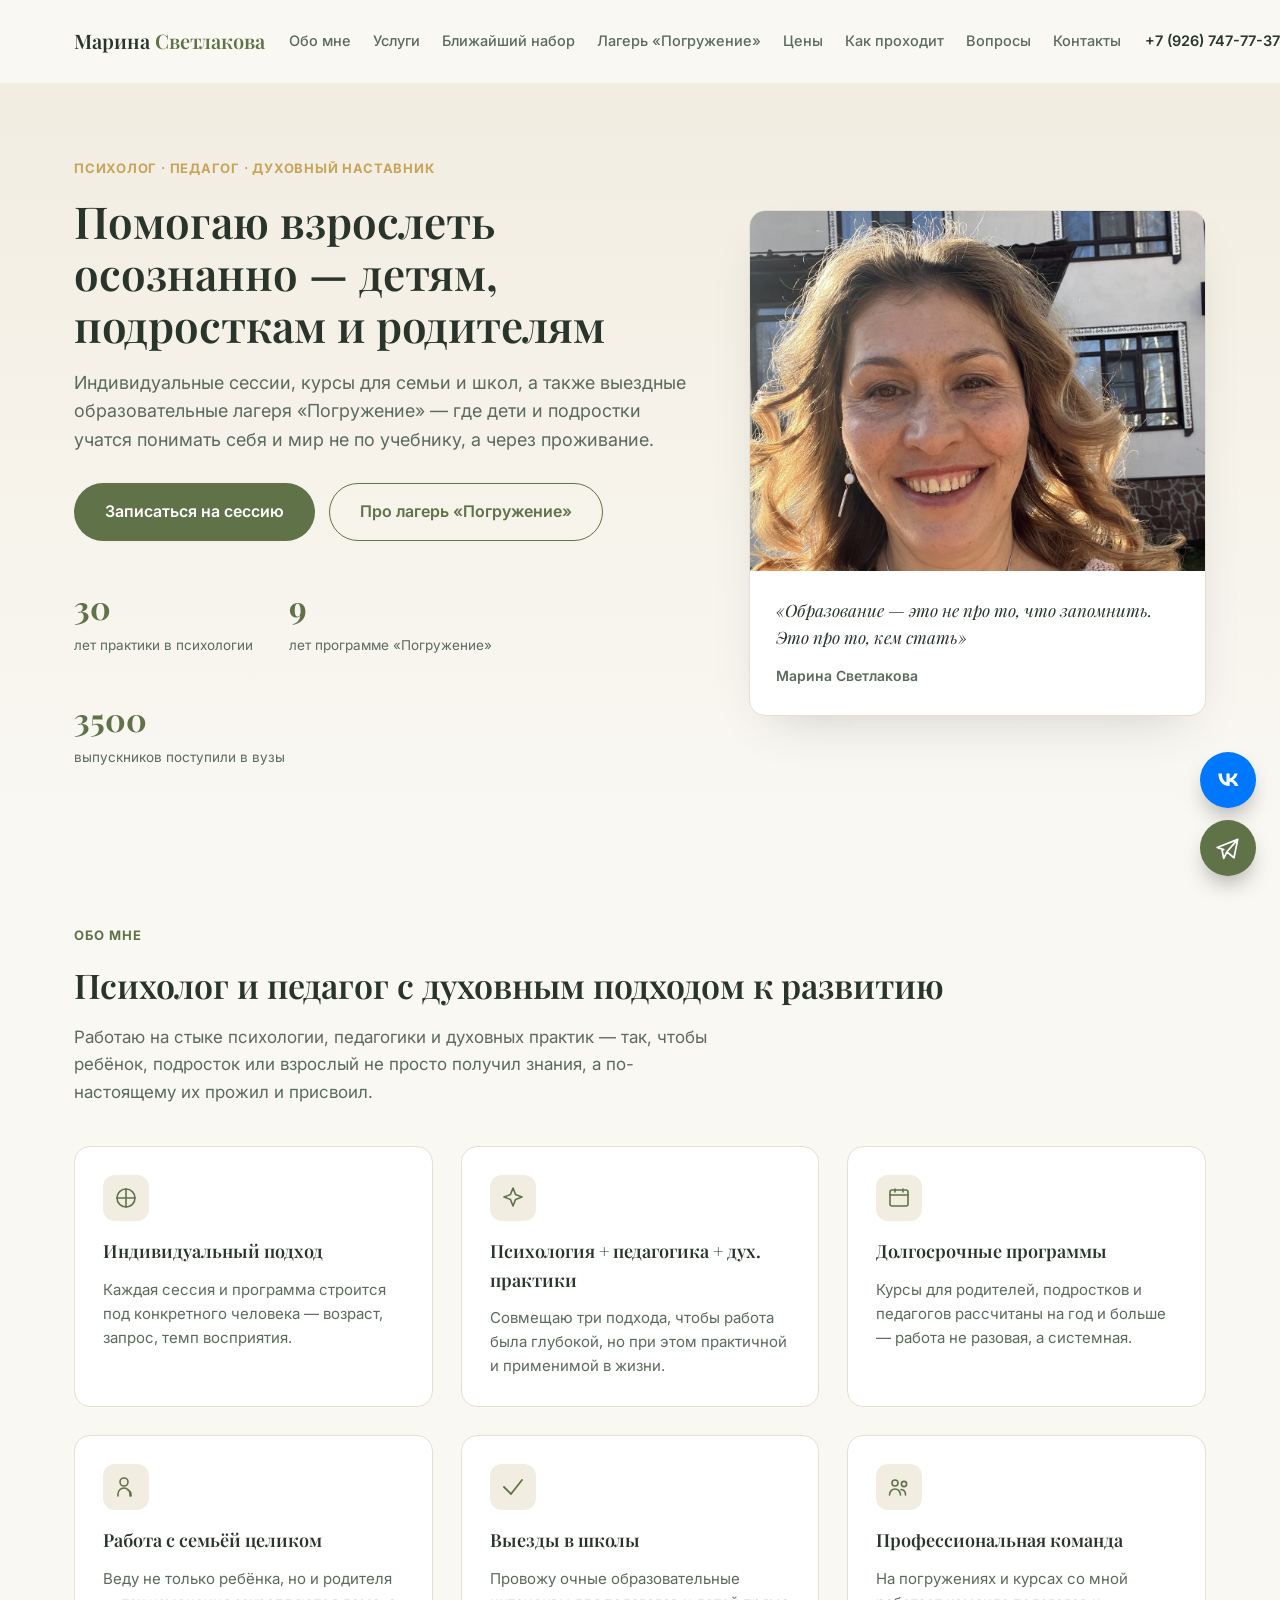
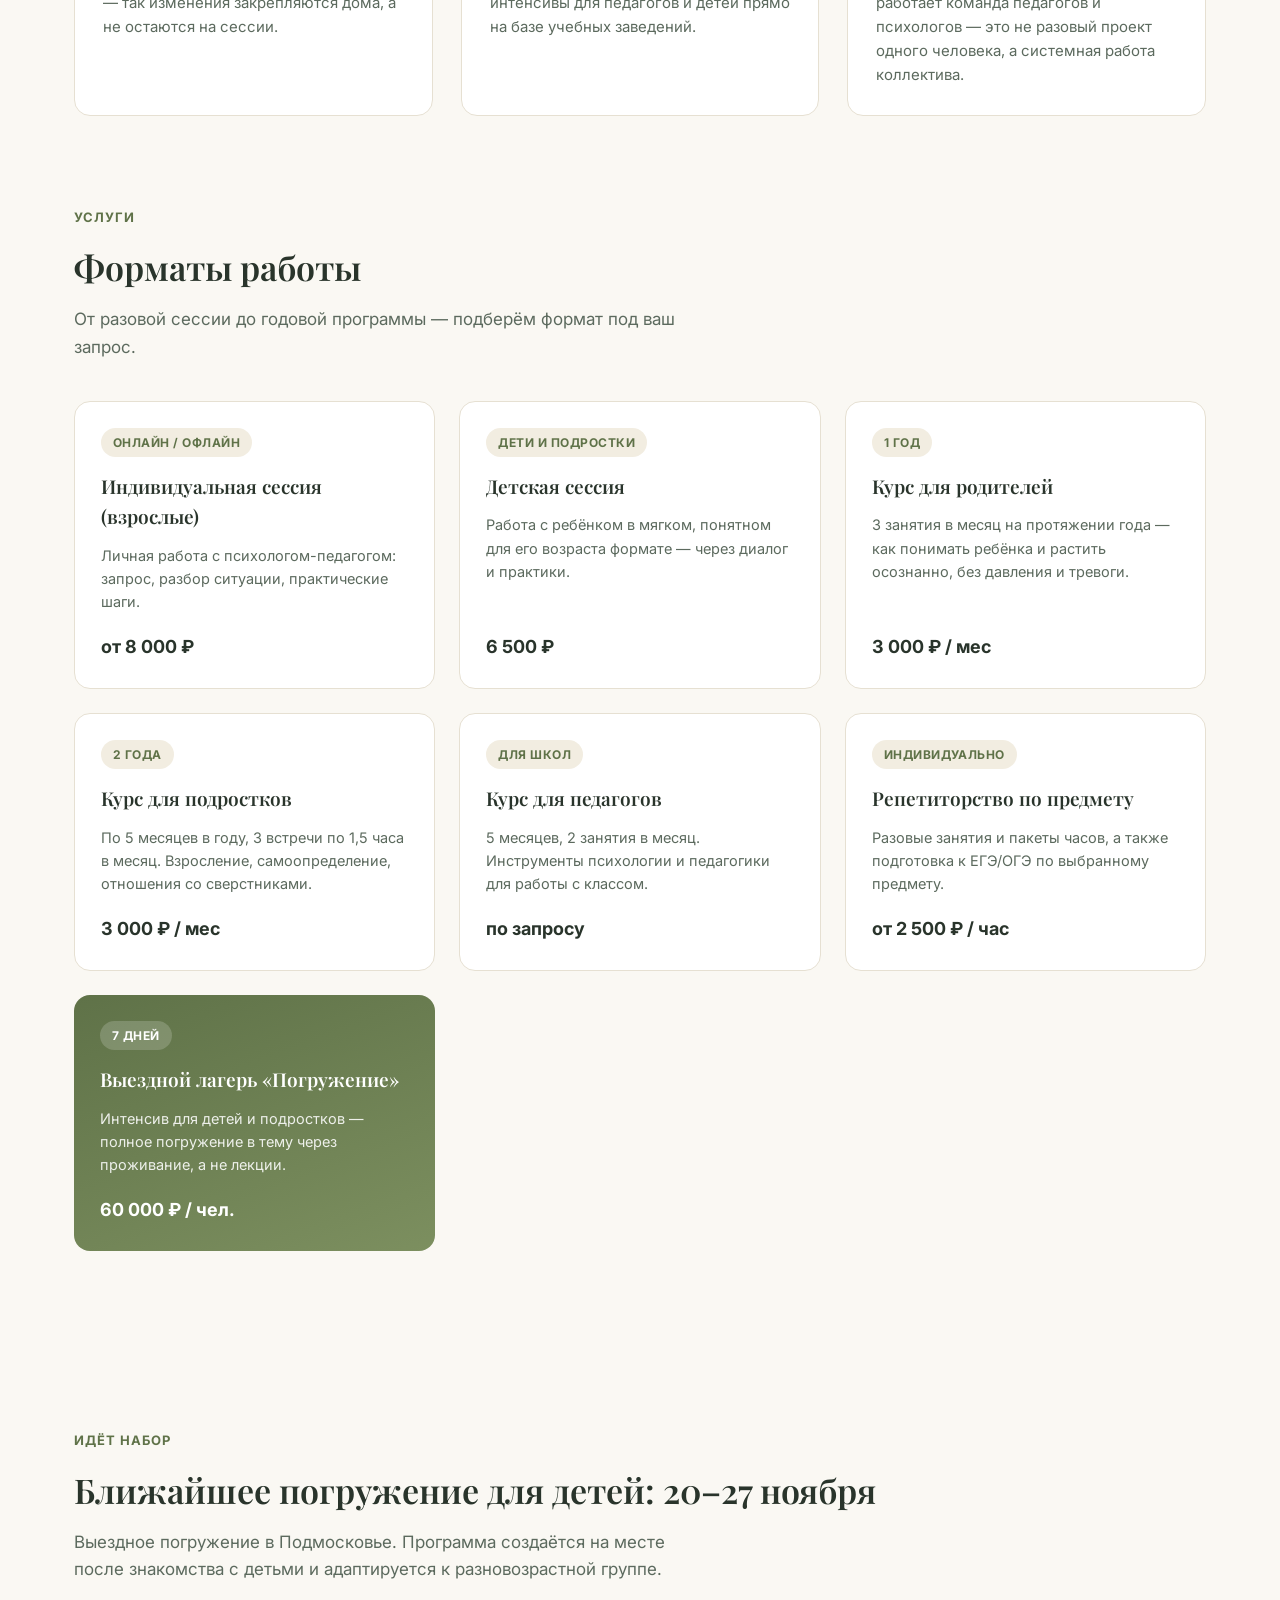
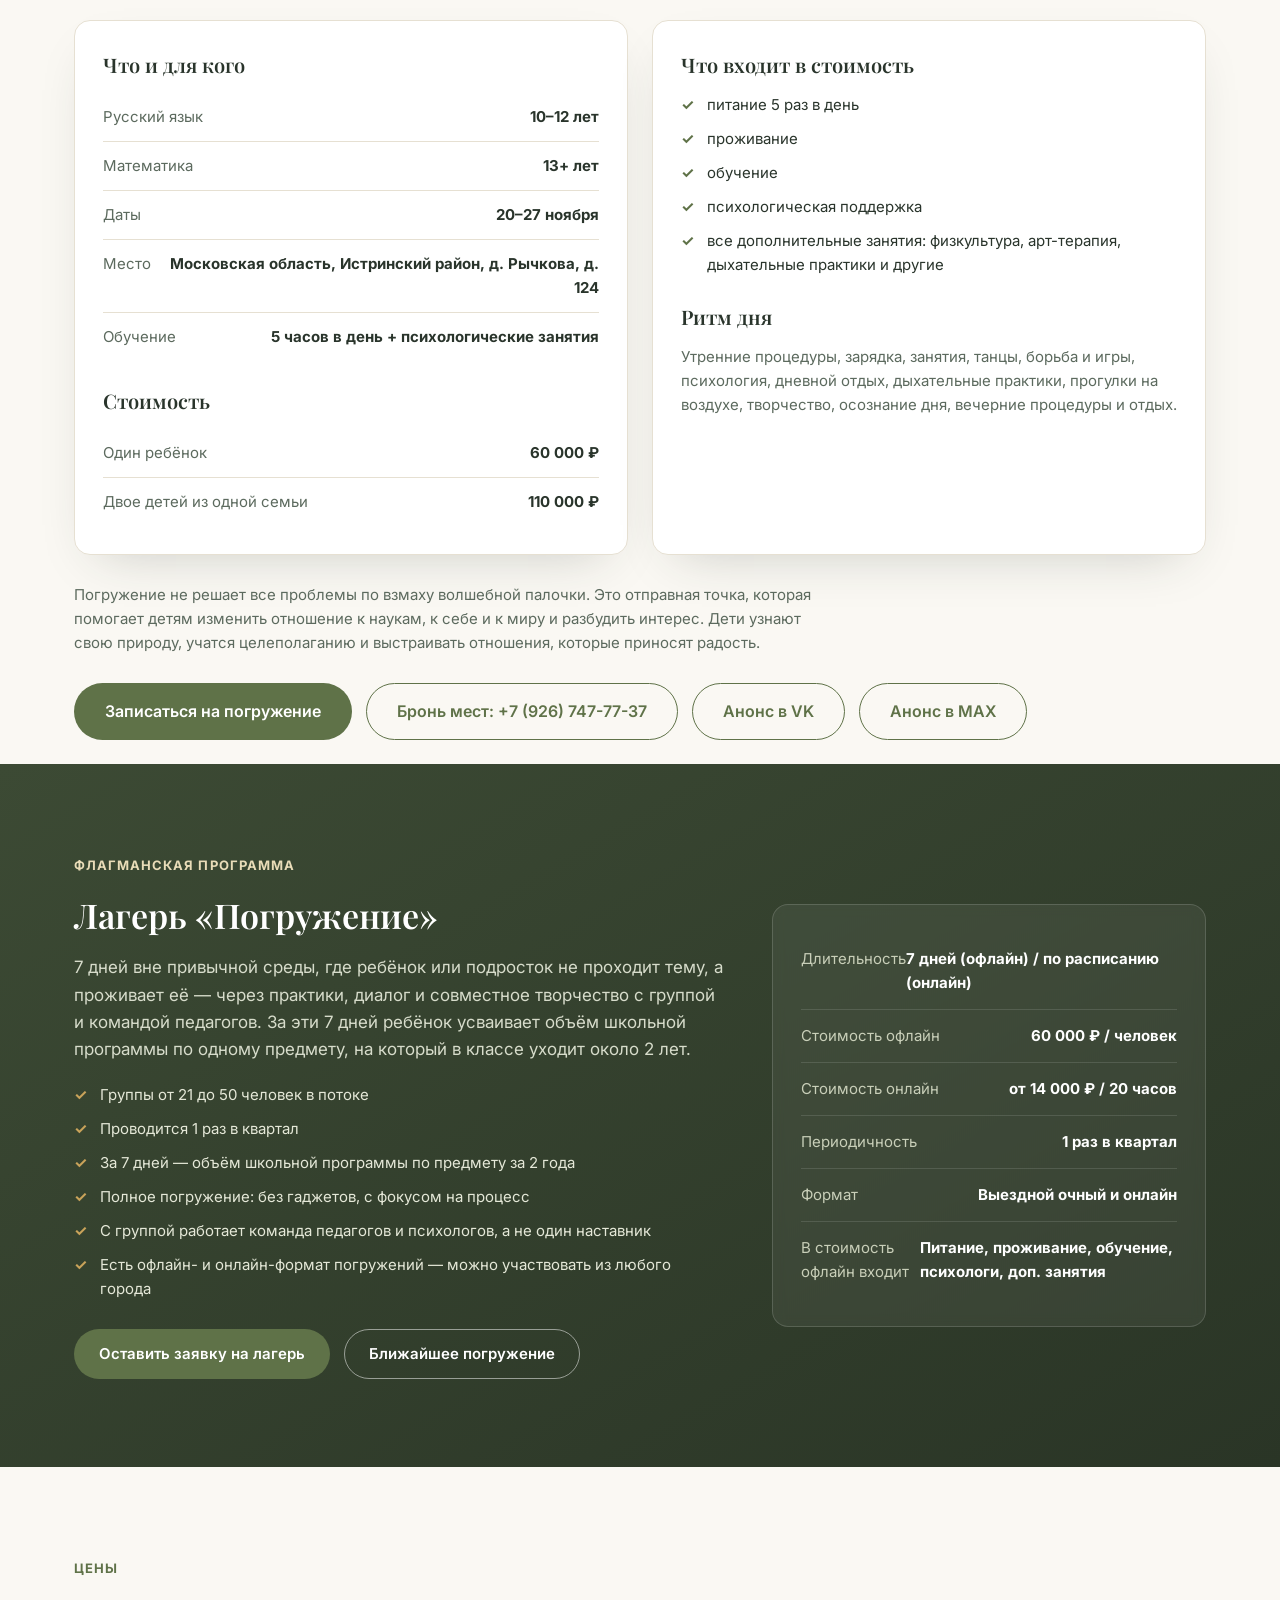
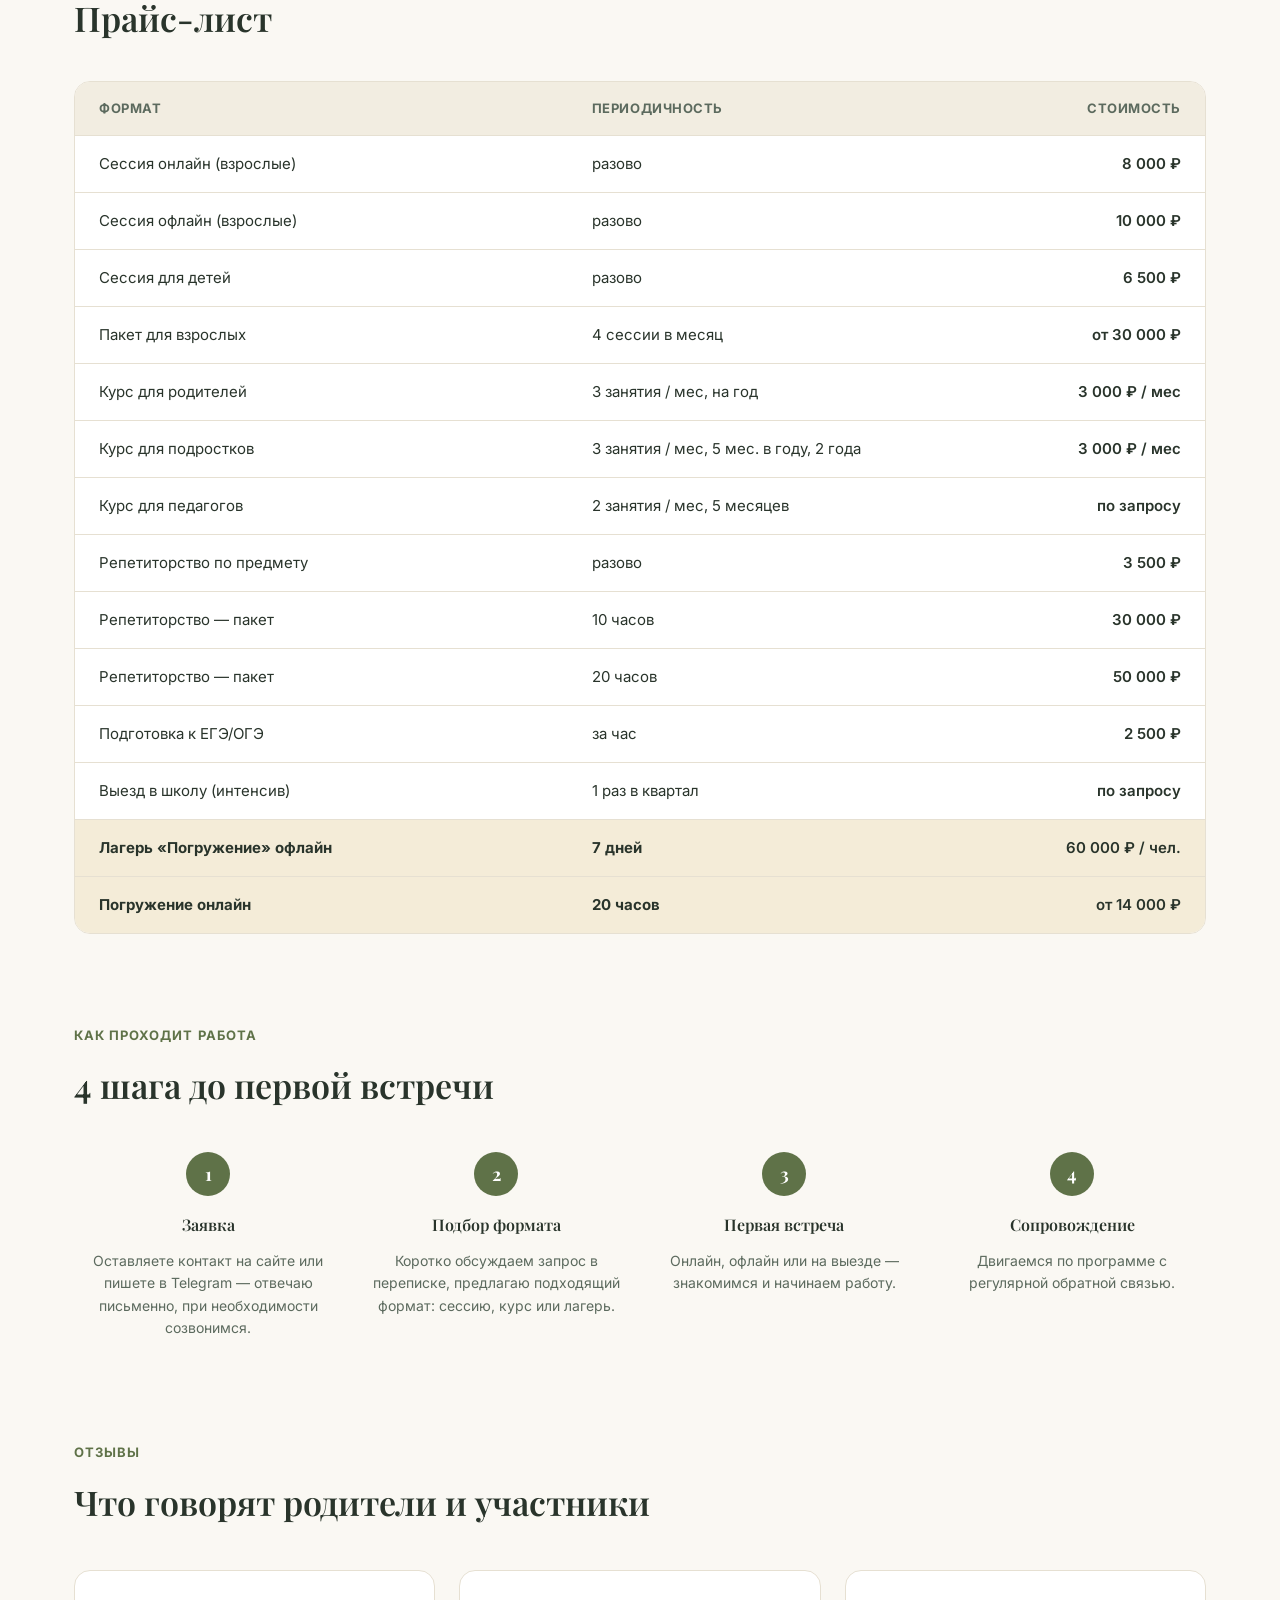
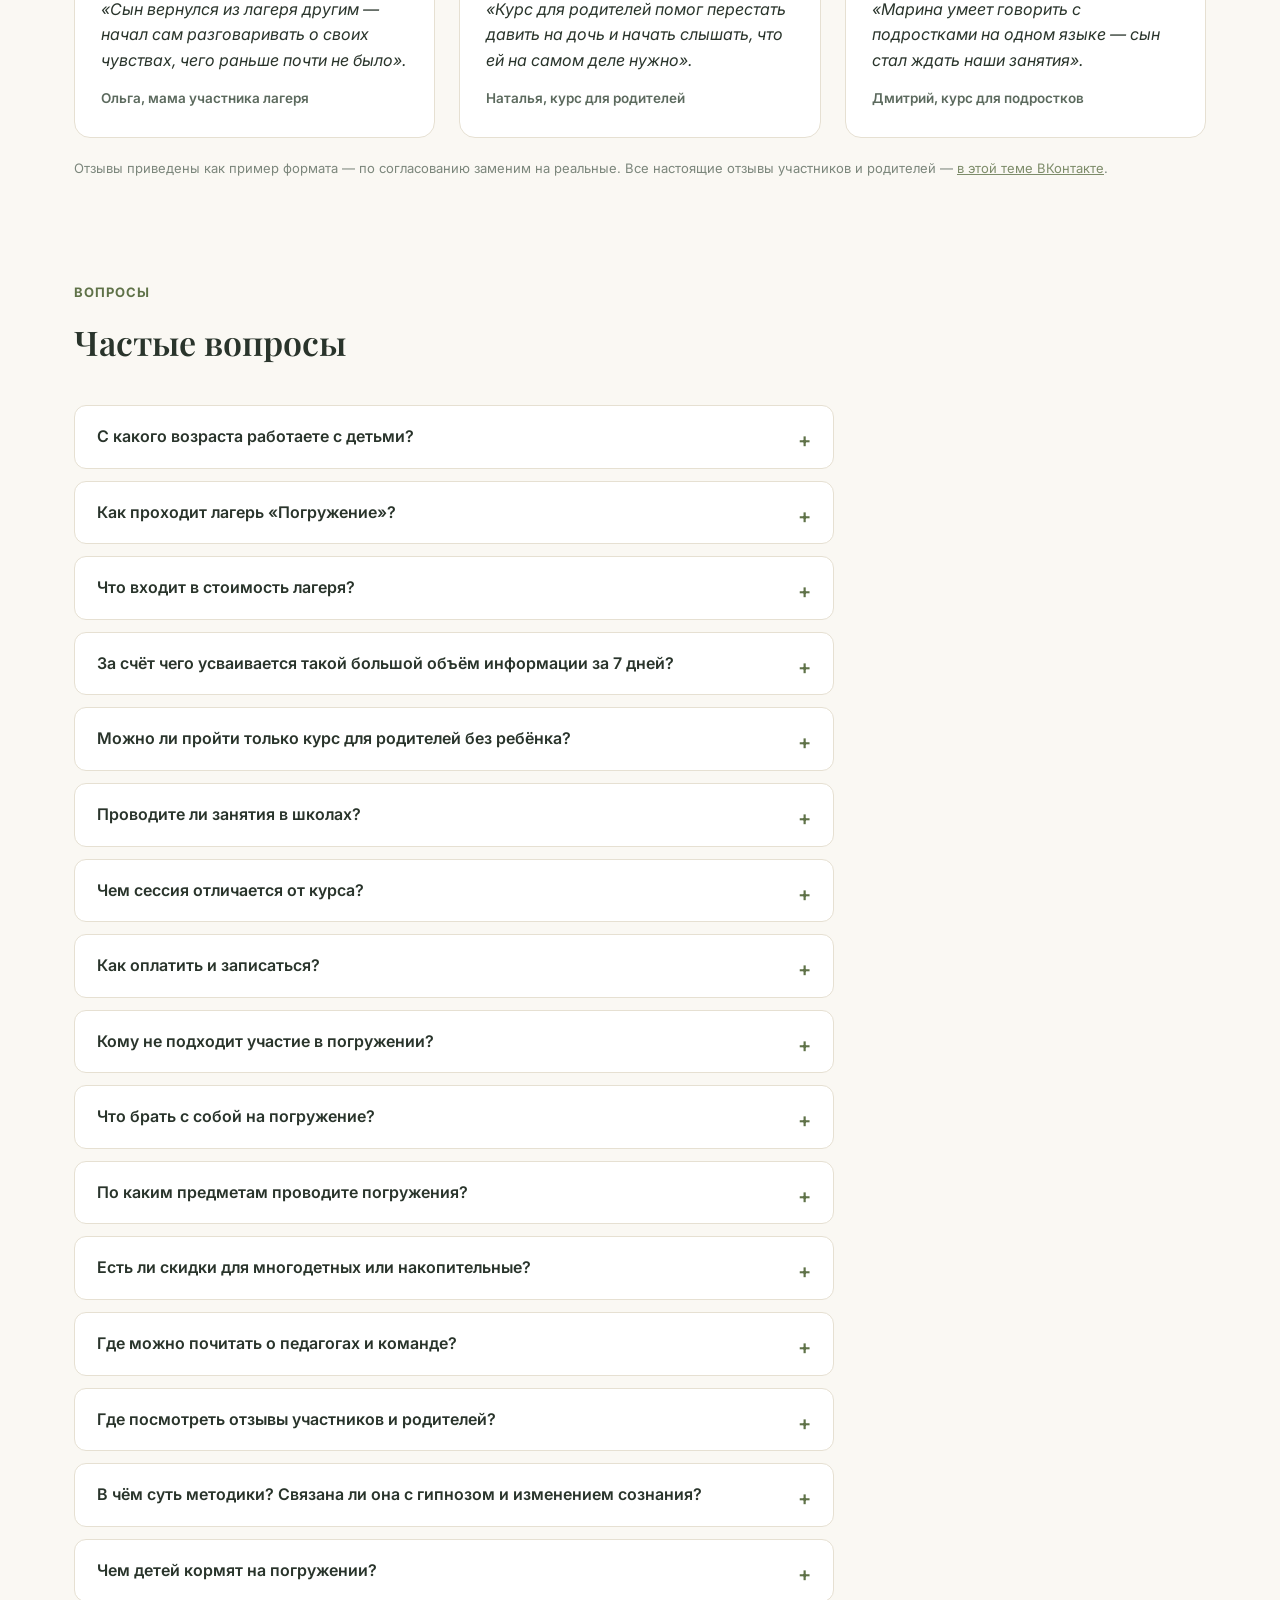
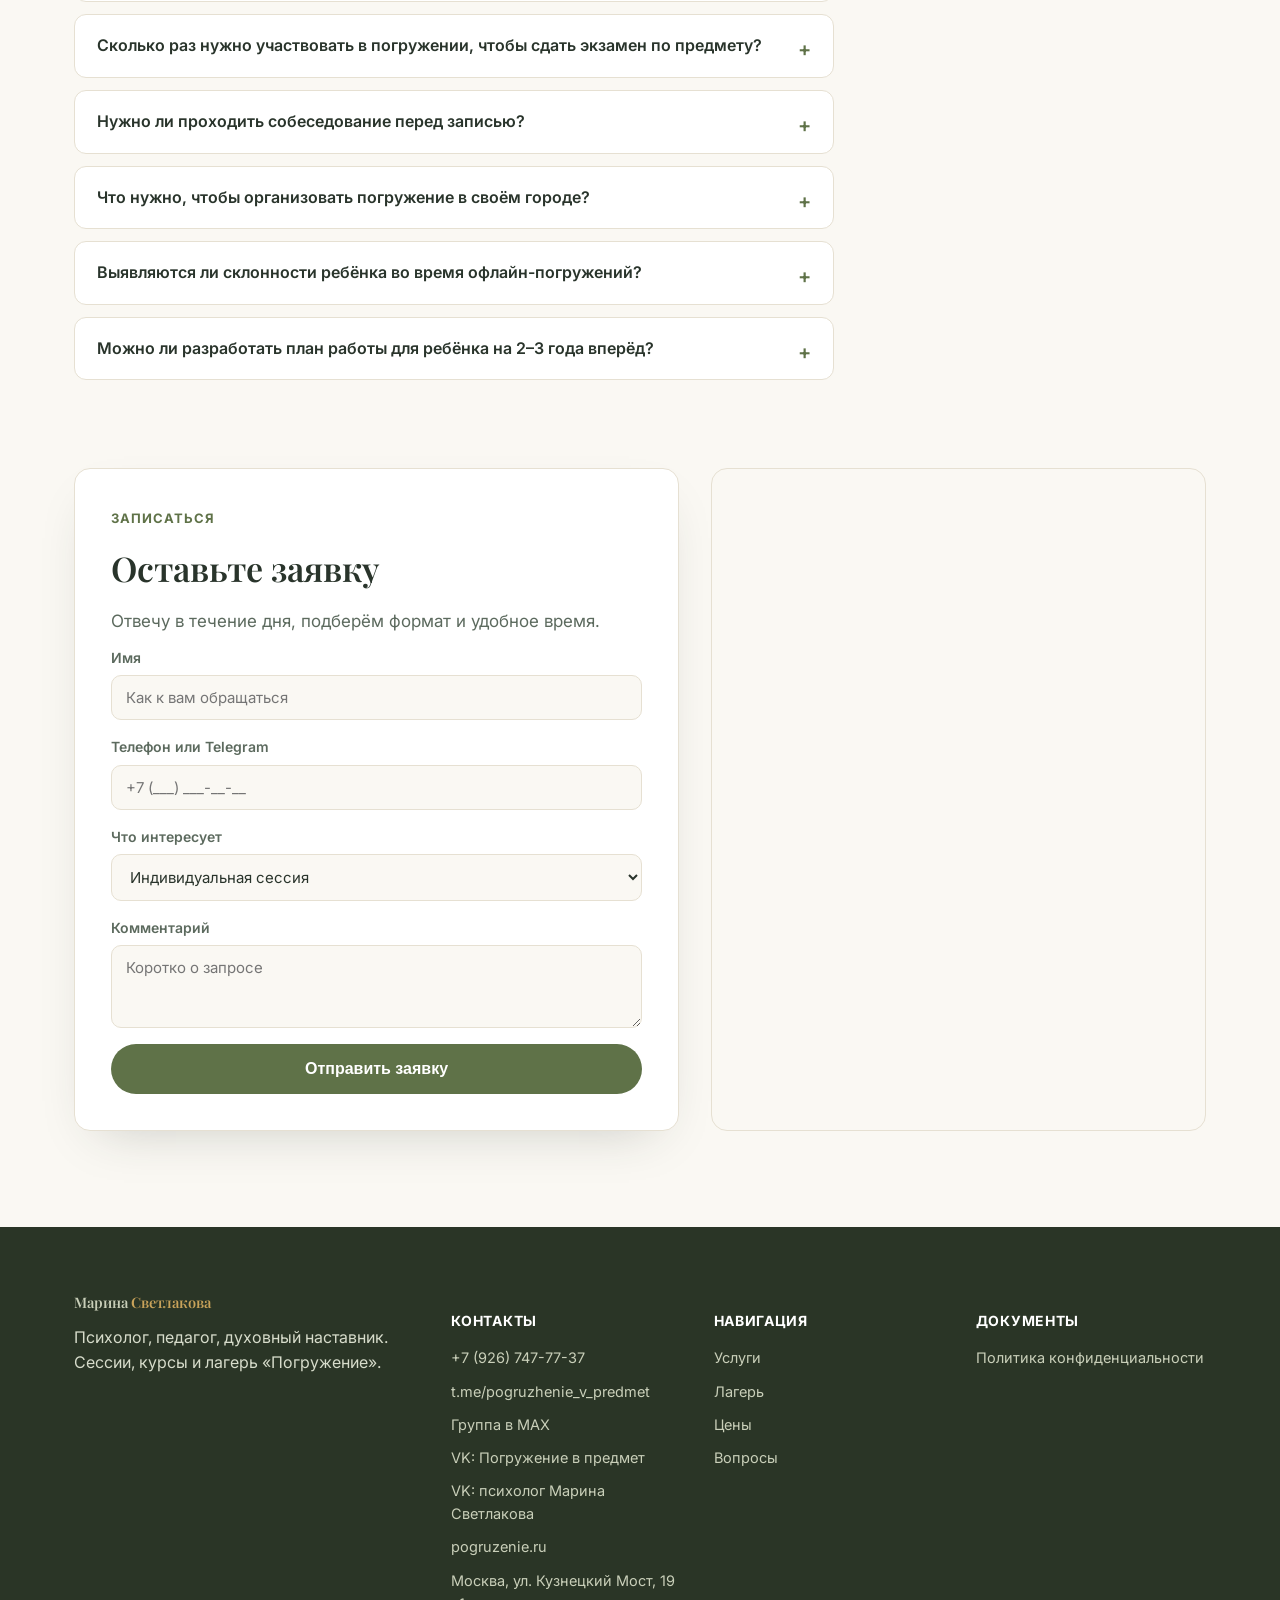
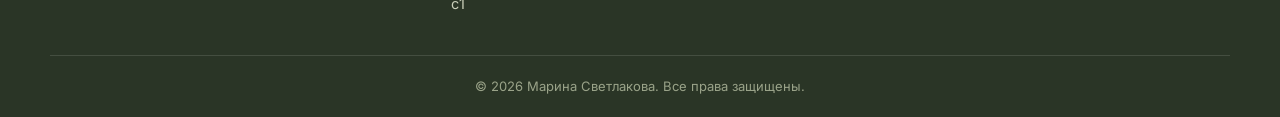
<file: index.html>
<!DOCTYPE html>
<html lang="ru">
<head>
<meta charset="UTF-8">
<meta name="viewport" content="width=device-width, initial-scale=1.0">
<title>Марина Светлакова — психолог-педагог, программа «Погружение»</title>
<meta name="description" content="Индивидуальные сессии, детские и подростковые курсы, выездные образовательные лагеря «Погружение» с психологом-педагогом Мариной Светлаковой.">
<link rel="preconnect" href="https://fonts.googleapis.com">
<link rel="preconnect" href="https://fonts.gstatic.com" crossorigin>
<link href="https://fonts.googleapis.com/css2?family=Playfair+Display:wght@500;600;700&family=Inter:wght@400;500;600;700;800&display=swap" rel="stylesheet">
<link rel="stylesheet" href="styles.css">
</head>
<body>

<header class="header" id="header">
  <div class="header__inner container">
    <a href="#" class="logo">Марина <span>Светлакова</span></a>
    <nav class="nav" id="nav">
      <a href="#about">Обо мне</a>
      <a href="#services">Услуги</a>
      <a href="#next">Ближайший набор</a>
      <a href="#camp">Лагерь «Погружение»</a>
      <a href="#price">Цены</a>
      <a href="#process">Как проходит</a>
      <a href="#faq">Вопросы</a>
      <a href="#contacts">Контакты</a>
    </nav>
    <div class="header__actions">
      <a href="tel:+79267477737" class="header__phone">+7 (926) 747-77-37</a>
      <a href="#form" class="btn btn--primary">Записаться</a>
      <button class="burger" id="burger" aria-label="Меню"><span></span><span></span><span></span></button>
    </div>
  </div>
</header>

<main>

  <!-- HERO -->
  <section class="hero">
    <div class="container hero__inner">
      <div class="hero__text">
        <span class="eyebrow">Психолог · педагог · духовный наставник</span>
        <h1>Помогаю взрослеть осознанно — детям, подросткам и родителям</h1>
        <p class="hero__lead">Индивидуальные сессии, курсы для семьи и школ, а также выездные образовательные лагеря «Погружение» — где дети и подростки учатся понимать себя и мир не по учебнику, а через проживание.</p>
        <div class="hero__cta">
          <a href="#form" class="btn btn--primary btn--lg">Записаться на сессию</a>
          <a href="#camp" class="btn btn--ghost btn--lg">Про лагерь «Погружение»</a>
        </div>
        <div class="hero__stats">
          <div class="stat"><span class="stat__num" data-target="30">0</span><span class="stat__label">лет практики в психологии</span></div>
          <div class="stat"><span class="stat__num" data-target="9">0</span><span class="stat__label">лет программе «Погружение»</span></div>
          <div class="stat"><span class="stat__num" data-target="3500">0</span><span class="stat__label">выпускников поступили в вузы</span></div>
        </div>
      </div>
      <div class="hero__card">
        <img class="hero__card-photo" src="img/marina-1.jpg" alt="Марина Светлакова" width="1200" height="1600" fetchpriority="high">
        <div class="hero__card-body">
          <p class="hero__card-quote">«Образование — это не про то, что запомнить. Это про то, кем стать»</p>
          <span class="hero__card-name">Марина Светлакова</span>
        </div>
      </div>
    </div>
  </section>

  <!-- ADVANTAGES -->
  <section class="adv-section" id="about">
    <div class="container">
      <span class="section-tag">Обо мне</span>
      <h2>Психолог и педагог с духовным подходом к развитию</h2>
      <p class="section-lead">Работаю на стыке психологии, педагогики и духовных практик — так, чтобы ребёнок, подросток или взрослый не просто получил знания, а по-настоящему их прожил и присвоил.</p>
      <div class="adv-grid">
        <div class="adv">
          <div class="adv__icon"><svg viewBox="0 0 24 24" fill="none"><path d="M12 3v18M3 12h18" stroke="currentColor" stroke-width="1.6" stroke-linecap="round"/><circle cx="12" cy="12" r="9" stroke="currentColor" stroke-width="1.6"/></svg></div>
          <h3>Индивидуальный подход</h3>
          <p>Каждая сессия и программа строится под конкретного человека — возраст, запрос, темп восприятия.</p>
        </div>
        <div class="adv">
          <div class="adv__icon"><svg viewBox="0 0 24 24" fill="none"><path d="M12 2l2.6 6.6L21 11l-6.4 2.4L12 20l-2.6-6.6L3 11l6.4-2.4L12 2z" stroke="currentColor" stroke-width="1.6" stroke-linejoin="round"/></svg></div>
          <h3>Психология + педагогика + дух. практики</h3>
          <p>Совмещаю три подхода, чтобы работа была глубокой, но при этом практичной и применимой в жизни.</p>
        </div>
        <div class="adv">
          <div class="adv__icon"><svg viewBox="0 0 24 24" fill="none"><rect x="3" y="4" width="18" height="16" rx="2" stroke="currentColor" stroke-width="1.6"/><path d="M3 9h18M8 3v3M16 3v3" stroke="currentColor" stroke-width="1.6" stroke-linecap="round"/></svg></div>
          <h3>Долгосрочные программы</h3>
          <p>Курсы для родителей, подростков и педагогов рассчитаны на год и больше — работа не разовая, а системная.</p>
        </div>
        <div class="adv">
          <div class="adv__icon"><svg viewBox="0 0 24 24" fill="none"><path d="M4 21v-2a6 6 0 0112 0v2M10 11a4 4 0 100-8 4 4 0 000 8zM17 21v-1.5a4.5 4.5 0 00-3-4.24" stroke="currentColor" stroke-width="1.6" stroke-linecap="round"/></svg></div>
          <h3>Работа с семьёй целиком</h3>
          <p>Веду не только ребёнка, но и родителя — так изменения закрепляются дома, а не остаются на сессии.</p>
        </div>
        <div class="adv">
          <div class="adv__icon"><svg viewBox="0 0 24 24" fill="none"><path d="M3 12l7 7L21 5" stroke="currentColor" stroke-width="1.8" stroke-linecap="round" stroke-linejoin="round"/></svg></div>
          <h3>Выезды в школы</h3>
          <p>Провожу очные образовательные интенсивы для педагогов и детей прямо на базе учебных заведений.</p>
        </div>
        <div class="adv">
          <div class="adv__icon"><svg viewBox="0 0 24 24" fill="none"><circle cx="8" cy="8" r="3" stroke="currentColor" stroke-width="1.6"/><circle cx="17" cy="9" r="2.6" stroke="currentColor" stroke-width="1.6"/><path d="M2.5 20c0-3.6 2.6-6 5.5-6s5.5 2.4 5.5 6M14 14.5c2.7.2 4.5 2.3 4.5 5.5" stroke="currentColor" stroke-width="1.6" stroke-linecap="round"/></svg></div>
          <h3>Профессиональная команда</h3>
          <p>На погружениях и курсах со мной работает команда педагогов и психологов — это не разовый проект одного человека, а системная работа коллектива.</p>
        </div>
      </div>
    </div>
  </section>

  <!-- SERVICES -->
  <section class="services" id="services">
    <div class="container">
      <span class="section-tag">Услуги</span>
      <h2>Форматы работы</h2>
      <p class="section-lead">От разовой сессии до годовой программы — подберём формат под ваш запрос.</p>
      <div class="services-grid">
        <div class="service">
          <span class="service__badge">Онлайн / офлайн</span>
          <h3>Индивидуальная сессия (взрослые)</h3>
          <p>Личная работа с психологом-педагогом: запрос, разбор ситуации, практические шаги.</p>
          <span class="service__price">от 8 000 ₽</span>
        </div>
        <div class="service">
          <span class="service__badge">Дети и подростки</span>
          <h3>Детская сессия</h3>
          <p>Работа с ребёнком в мягком, понятном для его возраста формате — через диалог и практики.</p>
          <span class="service__price">6 500 ₽</span>
        </div>
        <div class="service">
          <span class="service__badge">1 год</span>
          <h3>Курс для родителей</h3>
          <p>3 занятия в месяц на протяжении года — как понимать ребёнка и растить осознанно, без давления и тревоги.</p>
          <span class="service__price">3 000 ₽ / мес</span>
        </div>
        <div class="service">
          <span class="service__badge">2 года</span>
          <h3>Курс для подростков</h3>
          <p>По 5 месяцев в году, 3 встречи по 1,5 часа в месяц. Взросление, самоопределение, отношения со сверстниками.</p>
          <span class="service__price">3 000 ₽ / мес</span>
        </div>
        <div class="service">
          <span class="service__badge">Для школ</span>
          <h3>Курс для педагогов</h3>
          <p>5 месяцев, 2 занятия в месяц. Инструменты психологии и педагогики для работы с классом.</p>
          <span class="service__price">по запросу</span>
        </div>
        <div class="service">
          <span class="service__badge">Индивидуально</span>
          <h3>Репетиторство по предмету</h3>
          <p>Разовые занятия и пакеты часов, а также подготовка к ЕГЭ/ОГЭ по выбранному предмету.</p>
          <span class="service__price">от 2 500 ₽ / час</span>
        </div>
        <div class="service service--accent">
          <span class="service__badge">7 дней</span>
          <h3>Выездной лагерь «Погружение»</h3>
          <p>Интенсив для детей и подростков — полное погружение в тему через проживание, а не лекции.</p>
          <span class="service__price">60 000 ₽ / чел.</span>
        </div>
      </div>
    </div>
  </section>

  <!-- NEXT -->
  <section class="next" id="next">
    <div class="container">
      <span class="section-tag">Идёт набор</span>
      <h2>Ближайшее погружение для детей: 20–27 ноября</h2>
      <p class="section-lead">Выездное погружение в Подмосковье. Программа создаётся на месте после знакомства с детьми и адаптируется к разновозрастной группе.</p>
      <div class="next__grid">
        <div class="next__card">
          <h3>Что и для кого</h3>
          <ul class="next__facts">
            <li><span>Русский язык</span><strong>10–12 лет</strong></li>
            <li><span>Математика</span><strong>13+ лет</strong></li>
            <li><span>Даты</span><strong>20–27 ноября</strong></li>
            <li><span>Место</span><strong>Московская область, Истринский район, д. Рычкова, д. 124</strong></li>
            <li><span>Обучение</span><strong>5 часов в день + психологические занятия</strong></li>
          </ul>
          <h3>Стоимость</h3>
          <ul class="next__facts">
            <li><span>Один ребёнок</span><strong>60 000 ₽</strong></li>
            <li><span>Двое детей из одной семьи</span><strong>110 000 ₽</strong></li>
          </ul>
        </div>
        <div class="next__card">
          <h3>Что входит в стоимость</h3>
          <ul class="next__list">
            <li>питание 5 раз в день</li>
            <li>проживание</li>
            <li>обучение</li>
            <li>психологическая поддержка</li>
            <li>все дополнительные занятия: физкультура, арт-терапия, дыхательные практики и другие</li>
          </ul>
          <h3>Ритм дня</h3>
          <p class="next__rhythm">Утренние процедуры, зарядка, занятия, танцы, борьба и игры, психология, дневной отдых, дыхательные практики, прогулки на воздухе, творчество, осознание дня, вечерние процедуры и отдых.</p>
        </div>
      </div>
      <p class="next__note">Погружение не решает все проблемы по взмаху волшебной палочки. Это отправная точка, которая помогает детям изменить отношение к наукам, к себе и к миру и разбудить интерес. Дети узнают свою природу, учатся целеполаганию и выстраивать отношения, которые приносят радость.</p>
      <div class="next__cta">
        <a href="#form" class="btn btn--primary btn--lg">Записаться на погружение</a>
        <a href="tel:+79267477737" class="btn btn--ghost btn--lg">Бронь мест: +7 (926) 747-77-37</a>
        <a href="https://vk.ru/wall-174229487_1264" target="_blank" rel="noopener" class="btn btn--ghost btn--lg">Анонс в VK</a>
        <a href="https://max.ru/c/-71460543806780/AaG2XyRuCi0" target="_blank" rel="noopener" class="btn btn--ghost btn--lg">Анонс в MAX</a>
      </div>
    </div>
  </section>

  <!-- CAMP -->
  <section class="camp" id="camp">
    <div class="container camp__inner">
      <div class="camp__text">
        <span class="section-tag section-tag--light">Флагманская программа</span>
        <h2>Лагерь «Погружение»</h2>
        <p class="camp__lead">7 дней вне привычной среды, где ребёнок или подросток не проходит тему, а проживает её — через практики, диалог и совместное творчество с группой и командой педагогов. За эти 7 дней ребёнок усваивает объём школьной программы по одному предмету, на который в классе уходит около 2 лет.</p>
        <ul class="camp__list">
          <li>Группы от 21 до 50 человек в потоке</li>
          <li>Проводится 1 раз в квартал</li>
          <li>За 7 дней — объём школьной программы по предмету за 2 года</li>
          <li>Полное погружение: без гаджетов, с фокусом на процесс</li>
          <li>С группой работает команда педагогов и психологов, а не один наставник</li>
          <li>Есть офлайн- и онлайн-формат погружений — можно участвовать из любого города</li>
        </ul>
        <div class="camp__cta">
          <a href="#form" class="btn btn--primary">Оставить заявку на лагерь</a>
          <a href="#next" class="btn btn--ghost">Ближайшее погружение</a>
        </div>
      </div>
      <div class="camp__card">
        <div class="camp__card-row"><span>Длительность</span><strong>7 дней (офлайн) / по расписанию (онлайн)</strong></div>
        <div class="camp__card-row"><span>Стоимость офлайн</span><strong>60 000 ₽ / человек</strong></div>
        <div class="camp__card-row"><span>Стоимость онлайн</span><strong>от 14 000 ₽ / 20 часов</strong></div>
        <div class="camp__card-row"><span>Периодичность</span><strong>1 раз в квартал</strong></div>
        <div class="camp__card-row"><span>Формат</span><strong>Выездной очный и онлайн</strong></div>
        <div class="camp__card-row"><span>В стоимость офлайн входит</span><strong>Питание, проживание, обучение, психологи, доп. занятия</strong></div>
      </div>
    </div>
  </section>

  <!-- PRICE -->
  <section class="price-section" id="price">
    <div class="container">
      <span class="section-tag">Цены</span>
      <h2>Прайс-лист</h2>
      <div class="price-table">
        <div class="price-row price-row--head"><span>Формат</span><span>Периодичность</span><span>Стоимость</span></div>
        <div class="price-row"><span>Сессия онлайн (взрослые)</span><span>разово</span><span>8 000 ₽</span></div>
        <div class="price-row"><span>Сессия офлайн (взрослые)</span><span>разово</span><span>10 000 ₽</span></div>
        <div class="price-row"><span>Сессия для детей</span><span>разово</span><span>6 500 ₽</span></div>
        <div class="price-row"><span>Пакет для взрослых</span><span>4 сессии в месяц</span><span>от 30 000 ₽</span></div>
        <div class="price-row"><span>Курс для родителей</span><span>3 занятия / мес, на год</span><span>3 000 ₽ / мес</span></div>
        <div class="price-row"><span>Курс для подростков</span><span>3 занятия / мес, 5 мес. в году, 2 года</span><span>3 000 ₽ / мес</span></div>
        <div class="price-row"><span>Курс для педагогов</span><span>2 занятия / мес, 5 месяцев</span><span>по запросу</span></div>
        <div class="price-row"><span>Репетиторство по предмету</span><span>разово</span><span>3 500 ₽</span></div>
        <div class="price-row"><span>Репетиторство — пакет</span><span>10 часов</span><span>30 000 ₽</span></div>
        <div class="price-row"><span>Репетиторство — пакет</span><span>20 часов</span><span>50 000 ₽</span></div>
        <div class="price-row"><span>Подготовка к ЕГЭ/ОГЭ</span><span>за час</span><span>2 500 ₽</span></div>
        <div class="price-row"><span>Выезд в школу (интенсив)</span><span>1 раз в квартал</span><span>по запросу</span></div>
        <div class="price-row price-row--accent"><span>Лагерь «Погружение» офлайн</span><span>7 дней</span><span>60 000 ₽ / чел.</span></div>
        <div class="price-row price-row--accent"><span>Погружение онлайн</span><span>20 часов</span><span>от 14 000 ₽</span></div>
      </div>
    </div>
  </section>

  <!-- PROCESS -->
  <section class="process" id="process">
    <div class="container">
      <span class="section-tag">Как проходит работа</span>
      <h2>4 шага до первой встречи</h2>
      <div class="process-grid">
        <div class="step"><span class="step__num">1</span><h3>Заявка</h3><p>Оставляете контакт на сайте или пишете в Telegram — отвечаю письменно, при необходимости созвонимся.</p></div>
        <div class="step"><span class="step__num">2</span><h3>Подбор формата</h3><p>Коротко обсуждаем запрос в переписке, предлагаю подходящий формат: сессию, курс или лагерь.</p></div>
        <div class="step"><span class="step__num">3</span><h3>Первая встреча</h3><p>Онлайн, офлайн или на выезде — знакомимся и начинаем работу.</p></div>
        <div class="step"><span class="step__num">4</span><h3>Сопровождение</h3><p>Двигаемся по программе с регулярной обратной связью.</p></div>
      </div>
    </div>
  </section>

  <!-- REVIEWS -->
  <section class="reviews" id="reviews">
    <div class="container">
      <span class="section-tag">Отзывы</span>
      <h2>Что говорят родители и участники</h2>
      <div class="reviews-grid">
        <div class="review">
          <p>«Сын вернулся из лагеря другим — начал сам разговаривать о своих чувствах, чего раньше почти не было».</p>
          <span class="review__name">Ольга, мама участника лагеря</span>
        </div>
        <div class="review">
          <p>«Курс для родителей помог перестать давить на дочь и начать слышать, что ей на самом деле нужно».</p>
          <span class="review__name">Наталья, курс для родителей</span>
        </div>
        <div class="review">
          <p>«Марина умеет говорить с подростками на одном языке — сын стал ждать наши занятия».</p>
          <span class="review__name">Дмитрий, курс для подростков</span>
        </div>
      </div>
      <p class="reviews__note">Отзывы приведены как пример формата — по согласованию заменим на реальные. Все настоящие отзывы участников и родителей — <a href="https://vk.com/topic-174229487_42258555" target="_blank" rel="noopener">в этой теме ВКонтакте</a>.</p>
    </div>
  </section>

  <!-- FAQ -->
  <section class="faq" id="faq">
    <div class="container">
      <span class="section-tag">Вопросы</span>
      <h2>Частые вопросы</h2>
      <div class="faq__list">
        <details class="faq__item">
          <summary>С какого возраста работаете с детьми?</summary>
          <p>Индивидуальные сессии и курс для подростков подходят от младшего школьного возраста и старше — формат подбирается под конкретного ребёнка.</p>
        </details>
        <details class="faq__item">
          <summary>Как проходит лагерь «Погружение»?</summary>
          <p>7 дней выездного формата в группе от 21 до 50 человек, с полным сопровождением команды педагогов. Проводится раз в квартал, даты уточняются заранее. Также доступны онлайн-погружения.</p>
        </details>
        <details class="faq__item">
          <summary>Что входит в стоимость лагеря?</summary>
          <p>В стоимость офлайн-погружения (60 000 ₽) входят питание (домашняя вегетарианская кухня), проживание, обучение, психологическая поддержка и все дополнительные занятия: физкультура, арт-терапия, дыхательные практики и другие. Онлайн-погружение (от 14 000 ₽ за 20 часов) включает только программу и сопровождение.</p>
        </details>
        <details class="faq__item">
          <summary>За счёт чего усваивается такой большой объём информации за 7 дней?</summary>
          <p>За счёт полного погружения: без отвлечения на гаджеты и посторонние дела, в компактной группе, с командой педагогов, которая ведёт практики и разбор темы весь день, а не по 45 минут за урок, как в школе.</p>
        </details>
        <details class="faq__item">
          <summary>Можно ли пройти только курс для родителей без ребёнка?</summary>
          <p>Да, курс для родителей — самостоятельный формат. Многие проходят его параллельно с курсом для подростков, но это не обязательно.</p>
        </details>
        <details class="faq__item">
          <summary>Проводите ли занятия в школах?</summary>
          <p>Да, раз в квартал выезжаю в учебные заведения — провожу интенсивы для педагогов и занятия для детей. Формат и стоимость обсуждаются индивидуально.</p>
        </details>
        <details class="faq__item">
          <summary>Чем сессия отличается от курса?</summary>
          <p>Сессия — разовая встреча под конкретный запрос. Курс — системная работа на несколько месяцев или лет с регулярными занятиями.</p>
        </details>
        <details class="faq__item">
          <summary>Как оплатить и записаться?</summary>
          <p>Оставьте заявку в форме на сайте или напишите в Telegram — согласуем формат, дату и способ оплаты.</p>
        </details>
        <details class="faq__item">
          <summary>Кому не подходит участие в погружении?</summary>
          <p>Погружение рассчитано на детей от 10 лет. Детям с особенностями развития, к сожалению, не всегда можем уделить достаточно индивидуального времени. Но бывают исключения — по решению осознанных родителей ребёнок может участвовать с сопровождающим.</p>
        </details>
        <details class="faq__item">
          <summary>Что брать с собой на погружение?</summary>
          <p>Полный список вещей — <a href="https://vk.com/topic-174229487_43388674" target="_blank" rel="noopener">в этой теме ВКонтакте</a>.</p>
        </details>
        <details class="faq__item">
          <summary>По каким предметам проводите погружения?</summary>
          <p>Русский язык, математика, английский язык, химия, физика, биология, история Отечества, всемирная история, география, синтез наук, окружающий мир и другие дополнительные занятия.</p>
        </details>
        <details class="faq__item">
          <summary>Есть ли скидки для многодетных или накопительные?</summary>
          <p>Да. На второго и последующих участников погружения из одной семьи — скидка 5 000 ₽ с человека. За участие во втором и последующих погружениях — скидка 5%. За приведённого нового участника — скидка 5%.</p>
        </details>
        <details class="faq__item">
          <summary>Где можно почитать о педагогах и команде?</summary>
          <p>Подробнее о педагогах и методике — <a href="https://vk.com/topic-174229487_42349138" target="_blank" rel="noopener">в группе ВКонтакте</a>.</p>
        </details>
        <details class="faq__item">
          <summary>Где посмотреть отзывы участников и родителей?</summary>
          <p>Живые отзывы — <a href="https://vk.com/topic-174229487_42258555" target="_blank" rel="noopener">в этой теме ВКонтакте</a>.</p>
        </details>
        <details class="faq__item">
          <summary>В чём суть методики? Связана ли она с гипнозом и изменением сознания?</summary>
          <p>Нет, методика не связана с гипнозом. Подробный разбор подхода — <a href="https://vk.com/topic-174229487_42349138" target="_blank" rel="noopener">в отдельном посте ВКонтакте</a>.</p>
        </details>
        <details class="faq__item">
          <summary>Чем детей кормят на погружении?</summary>
          <p>Вегетарианская домашняя кухня. Наш повар готовит для участников уже 8 лет — дети в отзывах его особенно хвалят.</p>
        </details>
        <details class="faq__item">
          <summary>Сколько раз нужно участвовать в погружении, чтобы сдать экзамен по предмету?</summary>
          <p>Зависит от начального уровня знаний ребёнка. В среднем — 3 офлайн-погружения и 2 онлайн-погружения на отработку темы.</p>
        </details>
        <details class="faq__item">
          <summary>Нужно ли проходить собеседование перед записью?</summary>
          <p>Нужно пройти анкетирование, а при необходимости — индивидуальное собеседование.</p>
        </details>
        <details class="faq__item">
          <summary>Что нужно, чтобы организовать погружение в своём городе?</summary>
          <p>Найти организатора в вашем городе, подобрать помещение, набрать группу и оплатить проезд, проживание, питание и услуги педагогов и психолога.</p>
        </details>
        <details class="faq__item">
          <summary>Выявляются ли склонности ребёнка во время офлайн-погружений?</summary>
          <p>Да, примерно в 80% случаев — но не у всех, это зависит от индивидуальных особенностей ребёнка.</p>
        </details>
        <details class="faq__item">
          <summary>Можно ли разработать план работы для ребёнка на 2–3 года вперёд?</summary>
          <p>Да, в формате отдельной консультации.</p>
        </details>
      </div>
    </div>
  </section>

  <!-- FORM + MAP -->
  <section class="form-section" id="form">
    <div class="container form-section__inner">
      <div class="form-card">
        <span class="section-tag">Записаться</span>
        <h2>Оставьте заявку</h2>
        <p class="section-lead">Отвечу в течение дня, подберём формат и удобное время.</p>
        <form id="leadForm" class="form">
          <input type="text" name="_gotcha" style="display:none" tabindex="-1" autocomplete="off">
          <label>Имя
            <input type="text" name="name" placeholder="Как к вам обращаться" required>
          </label>
          <label>Телефон или Telegram
            <input type="tel" name="phone" placeholder="+7 (___) ___-__-__" required>
          </label>
          <label>Что интересует
            <select name="topic">
              <option>Индивидуальная сессия</option>
              <option>Курс для родителей</option>
              <option>Курс для подростков</option>
              <option>Курс для педагогов</option>
              <option>Репетиторство по предмету</option>
              <option>Лагерь «Погружение» офлайн</option>
              <option>Погружение онлайн</option>
              <option>Выезд в школу</option>
            </select>
          </label>
          <label>Комментарий
            <textarea name="comment" placeholder="Коротко о запросе" rows="3"></textarea>
          </label>
          <button type="submit" class="btn btn--primary btn--lg">Отправить заявку</button>
        </form>
      </div>
      <div class="map-card">
        <iframe
          src="https://yandex.ru/map-widget/v1/?ll=37.622900%2C55.760800&z=16&pt=37.622900%2C55.760800%2Cpm2rdm" title="Кузнецкий Мост, 19 с1, Москва"
          width="100%" height="100%" frameborder="0" loading="lazy"></iframe>
      </div>
    </div>
  </section>

</main>

<footer class="footer" id="contacts">
  <div class="container footer__inner">
    <div class="footer__col">
      <a href="#" class="logo logo--footer">Марина <span>Светлакова</span></a>
      <p>Психолог, педагог, духовный наставник. Сессии, курсы и лагерь «Погружение».</p>
    </div>
    <div class="footer__col">
      <h4>Контакты</h4>
      <a href="tel:+79267477737">+7 (926) 747-77-37</a>
      <a href="https://t.me/pogruzhenie_v_predmet" target="_blank" rel="noopener">t.me/pogruzhenie_v_predmet</a>
      <a href="https://max.ru/join/lt-sApZUC-Tg4QEDw403uNGX-jkX1j35Gp-az20pD7M" target="_blank" rel="noopener">Группа в MAX</a>
      <a href="https://vk.ru/pogrujenie_v_predmet" target="_blank" rel="noopener">VK: Погружение в предмет</a>
      <a href="https://vk.ru/psychologistmk" target="_blank" rel="noopener">VK: психолог Марина Светлакова</a>
      <a href="https://pogruzenie.ru/" target="_blank" rel="noopener">pogruzenie.ru</a>
      <span class="footer__addr">Москва, ул. Кузнецкий Мост, 19 с1</span>
    </div>
    <div class="footer__col">
      <h4>Навигация</h4>
      <a href="#services">Услуги</a>
      <a href="#camp">Лагерь</a>
      <a href="#price">Цены</a>
      <a href="#faq">Вопросы</a>
    </div>
    <div class="footer__col">
      <h4>Документы</h4>
      <a href="privacy.html">Политика конфиденциальности</a>
    </div>
  </div>
  <div class="footer__bottom container">
    <span>&copy; <span id="year"></span> Марина Светлакова. Все права защищены.</span>
  </div>
</footer>

<a href="https://vk.ru/pogrujenie_v_predmet" target="_blank" rel="noopener" class="fab fab--vk" aria-label="Группа ВКонтакте">
  <svg viewBox="0 0 24 24" fill="none"><path d="M13.16 17.5c-6.26 0-9.84-4.3-9.99-11.45h3.13c.1 5.29 2.44 7.53 4.29 8v-8h2.95v4.53c1.82-.2 3.73-2.28 4.38-4.53h2.95c-.5 2.78-2.58 4.86-4.05 5.71 1.47.7 3.84 2.51 4.74 5.74h-3.25c-.7-2.15-2.4-3.82-4.77-4.05v4.05h-.38z" fill="currentColor"/></svg>
</a>
<a href="https://t.me/pogruzhenie_v_predmet" target="_blank" rel="noopener" class="fab" aria-label="Написать в Telegram">
  <svg viewBox="0 0 24 24" fill="none"><path d="M21 4L2 11.5l6 2m13-9.5l-3.5 17L11 15.5m10-11.5L11 15.5m0 0l-3 6-1.5-7.5" stroke="currentColor" stroke-width="1.6" stroke-linecap="round" stroke-linejoin="round"/></svg>
</a>

<script src="script.js"></script>
</body>
</html>
</file>
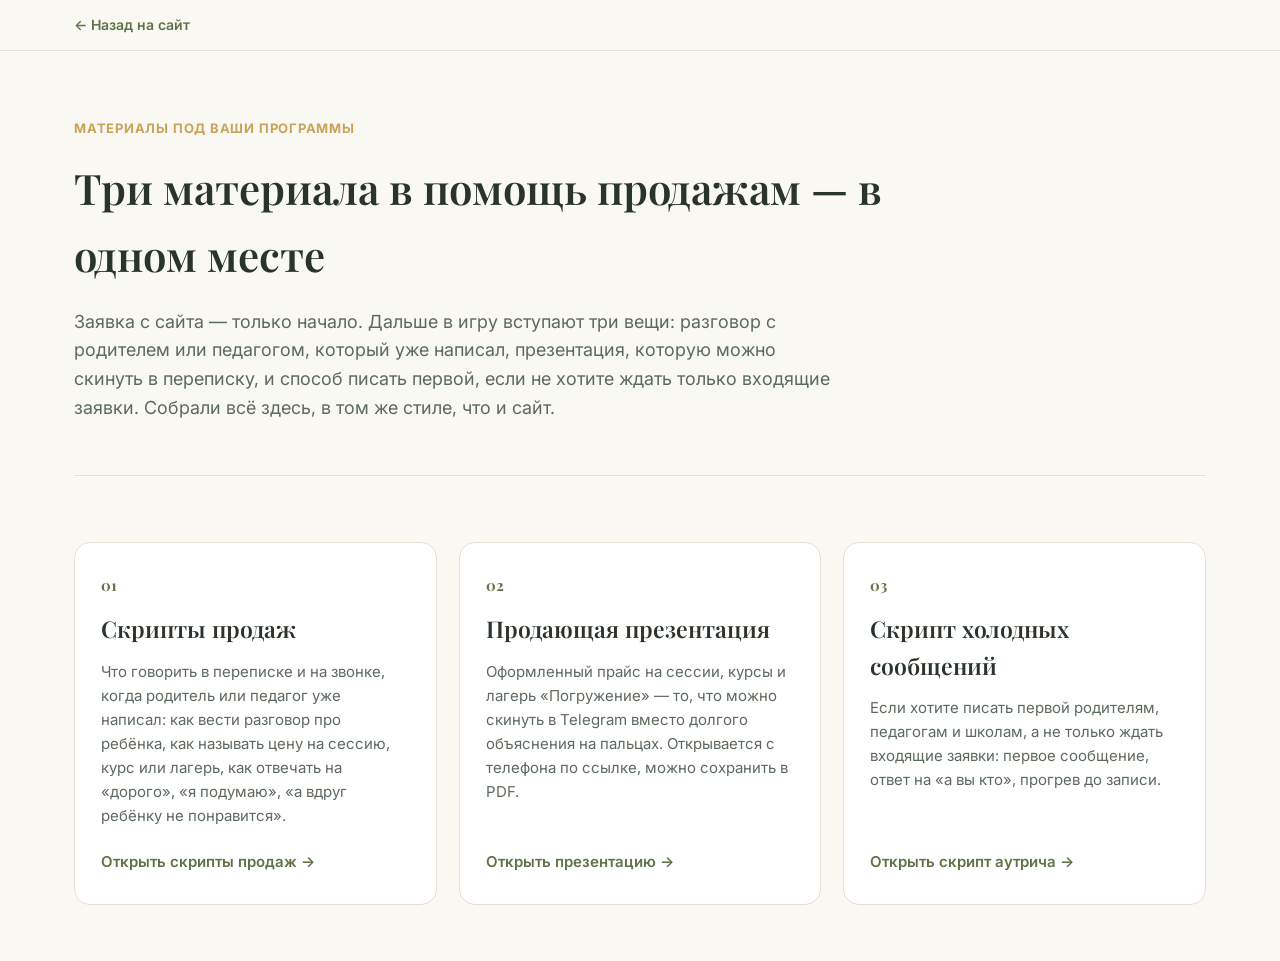
<file: materials.html>
<!DOCTYPE html>
<html lang="ru">
<head>
<meta charset="UTF-8">
<meta name="viewport" content="width=device-width, initial-scale=1.0">
<title>Материалы для продаж — Марина Светлакова</title>
<meta name="description" content="Скрипты продаж, продающая презентация и скрипт холодных сообщений — три материала под ваши программы, в одном месте.">
<meta name="robots" content="noindex">
<link rel="preconnect" href="https://fonts.googleapis.com">
<link rel="preconnect" href="https://fonts.gstatic.com" crossorigin>
<link href="https://fonts.googleapis.com/css2?family=Playfair+Display:wght@500;600;700&family=Inter:wght@400;500;600;700;800&display=swap" rel="stylesheet">
<link rel="stylesheet" href="styles.css">
<link rel="stylesheet" href="materials.css">
</head>
<body>

<div class="doc-bar">
  <div class="doc-bar__inner">
    <a href="index.html" class="doc-bar__back">← <span>Назад на сайт</span></a>
  </div>
</div>

<div class="container">

  <section class="doc-hero">
    <p class="eyebrow">Материалы под ваши программы</p>
    <h1>Три материала в помощь продажам — в одном месте</h1>
    <p class="doc-hero__lead">Заявка с сайта — только начало. Дальше в игру вступают три вещи: разговор с родителем или педагогом, который уже написал, презентация, которую можно скинуть в переписку, и способ писать первой, если не хотите ждать только входящие заявки. Собрали всё здесь, в том же стиле, что и сайт.</p>
  </section>

  <section class="doc-section">
    <div class="hub-grid">

      <div class="hub-card">
        <span class="hub-card__num">01</span>
        <p class="hub-card__title">Скрипты продаж</p>
        <p class="hub-card__lead">Что говорить в переписке и на звонке, когда родитель или педагог уже написал: как вести разговор про ребёнка, как называть цену на сессию, курс или лагерь, как отвечать на «дорого», «я подумаю», «а вдруг ребёнку не понравится».</p>
        <a href="scripts.html" class="hub-card__link">Открыть скрипты продаж →</a>
      </div>

      <div class="hub-card">
        <span class="hub-card__num">02</span>
        <p class="hub-card__title">Продающая презентация</p>
        <p class="hub-card__lead">Оформленный прайс на сессии, курсы и лагерь «Погружение» — то, что можно скинуть в Telegram вместо долгого объяснения на пальцах. Открывается с телефона по ссылке, можно сохранить в PDF.</p>
        <a href="presentation.html" class="hub-card__link">Открыть презентацию →</a>
      </div>

      <div class="hub-card">
        <span class="hub-card__num">03</span>
        <p class="hub-card__title">Скрипт холодных сообщений</p>
        <p class="hub-card__lead">Если хотите писать первой родителям, педагогам и школам, а не только ждать входящие заявки: первое сообщение, ответ на «а вы кто», прогрев до записи.</p>
        <a href="outreach.html" class="hub-card__link">Открыть скрипт аутрича →</a>
      </div>

    </div>
  </section>

</div>

</body>
</html>
</file>
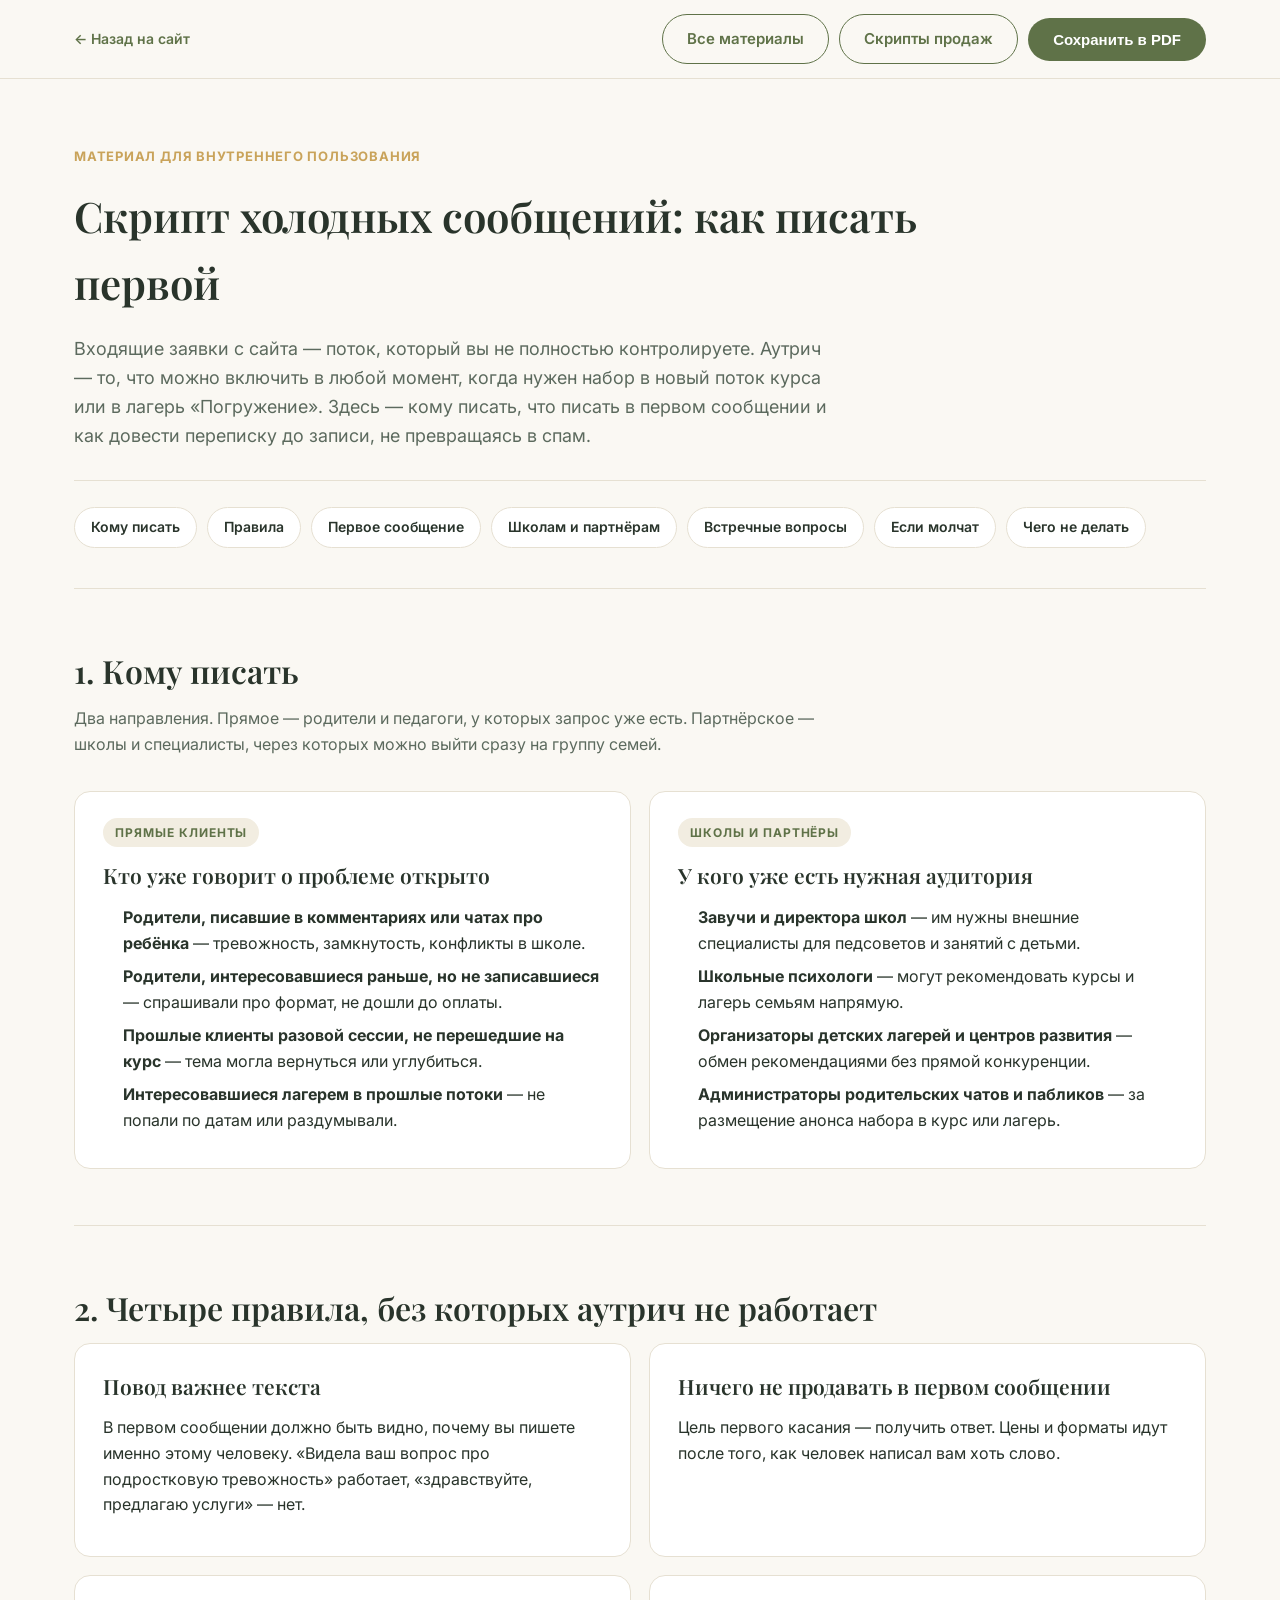
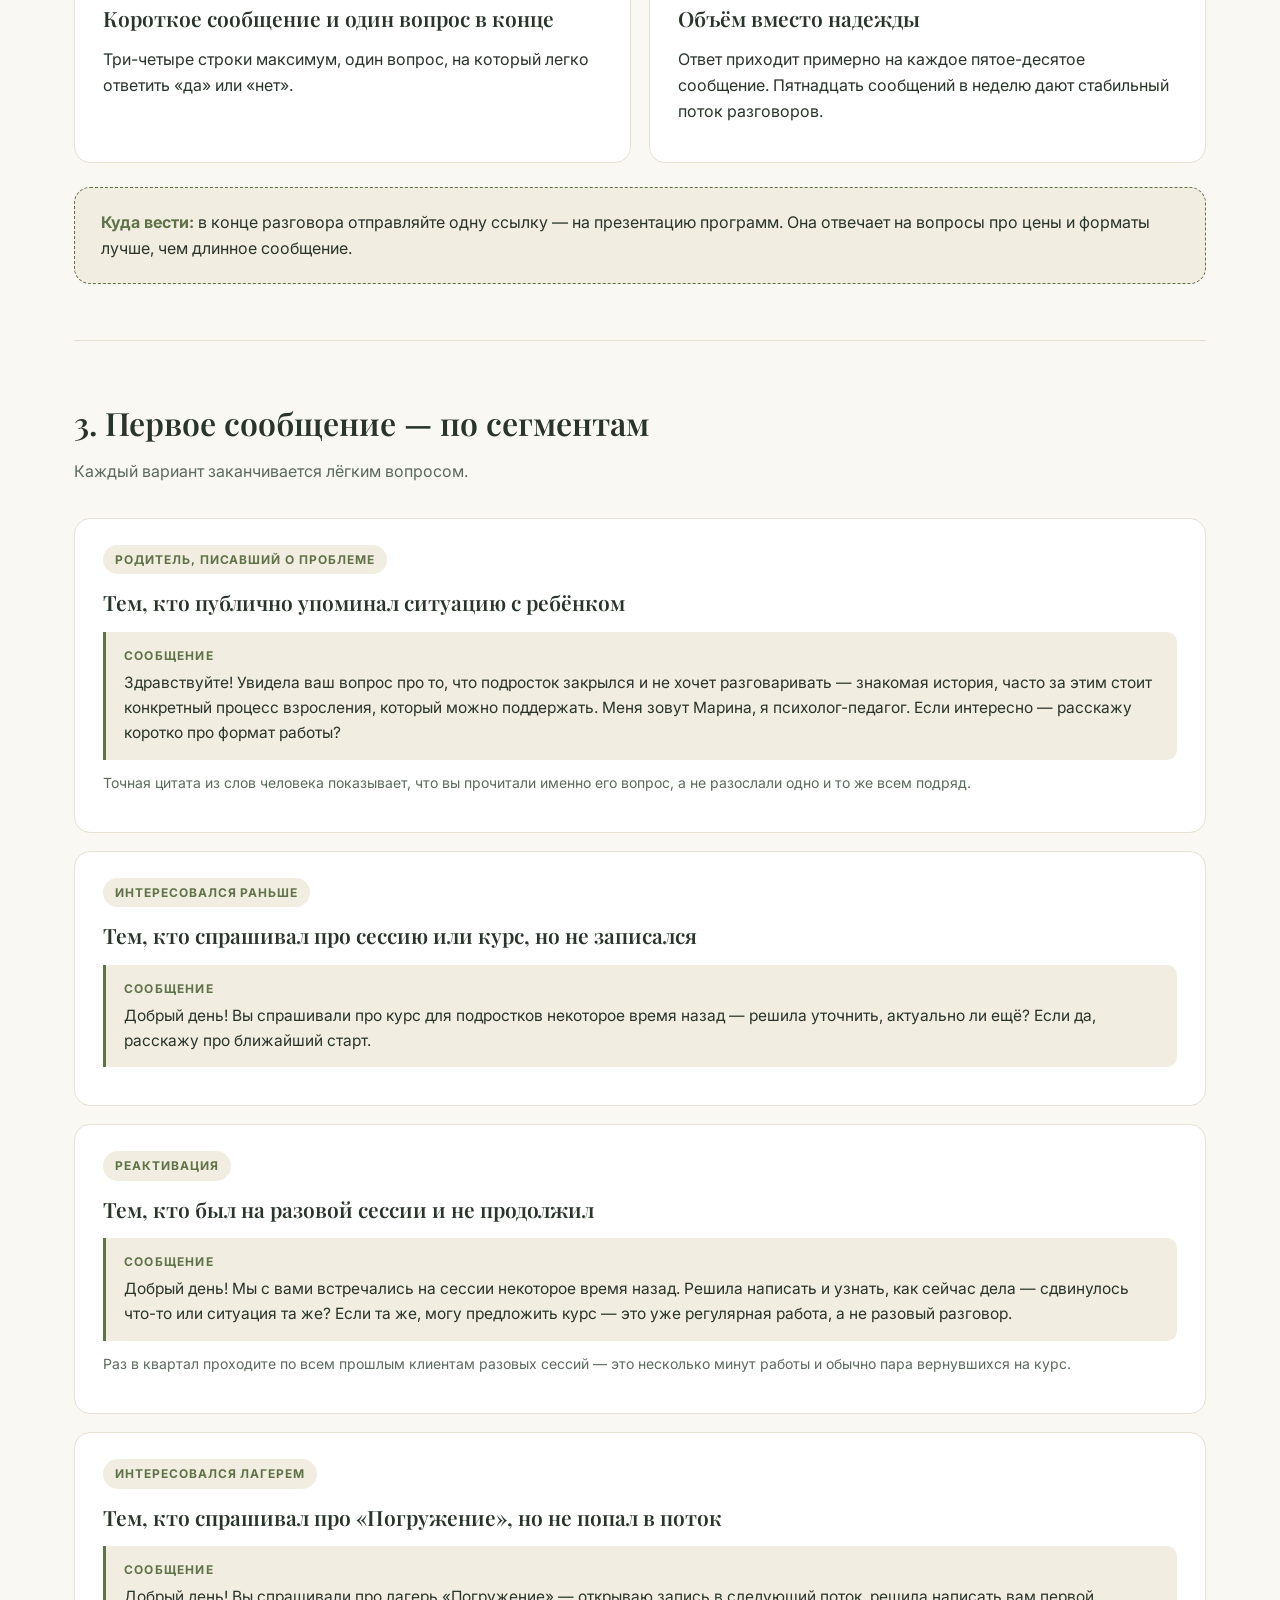
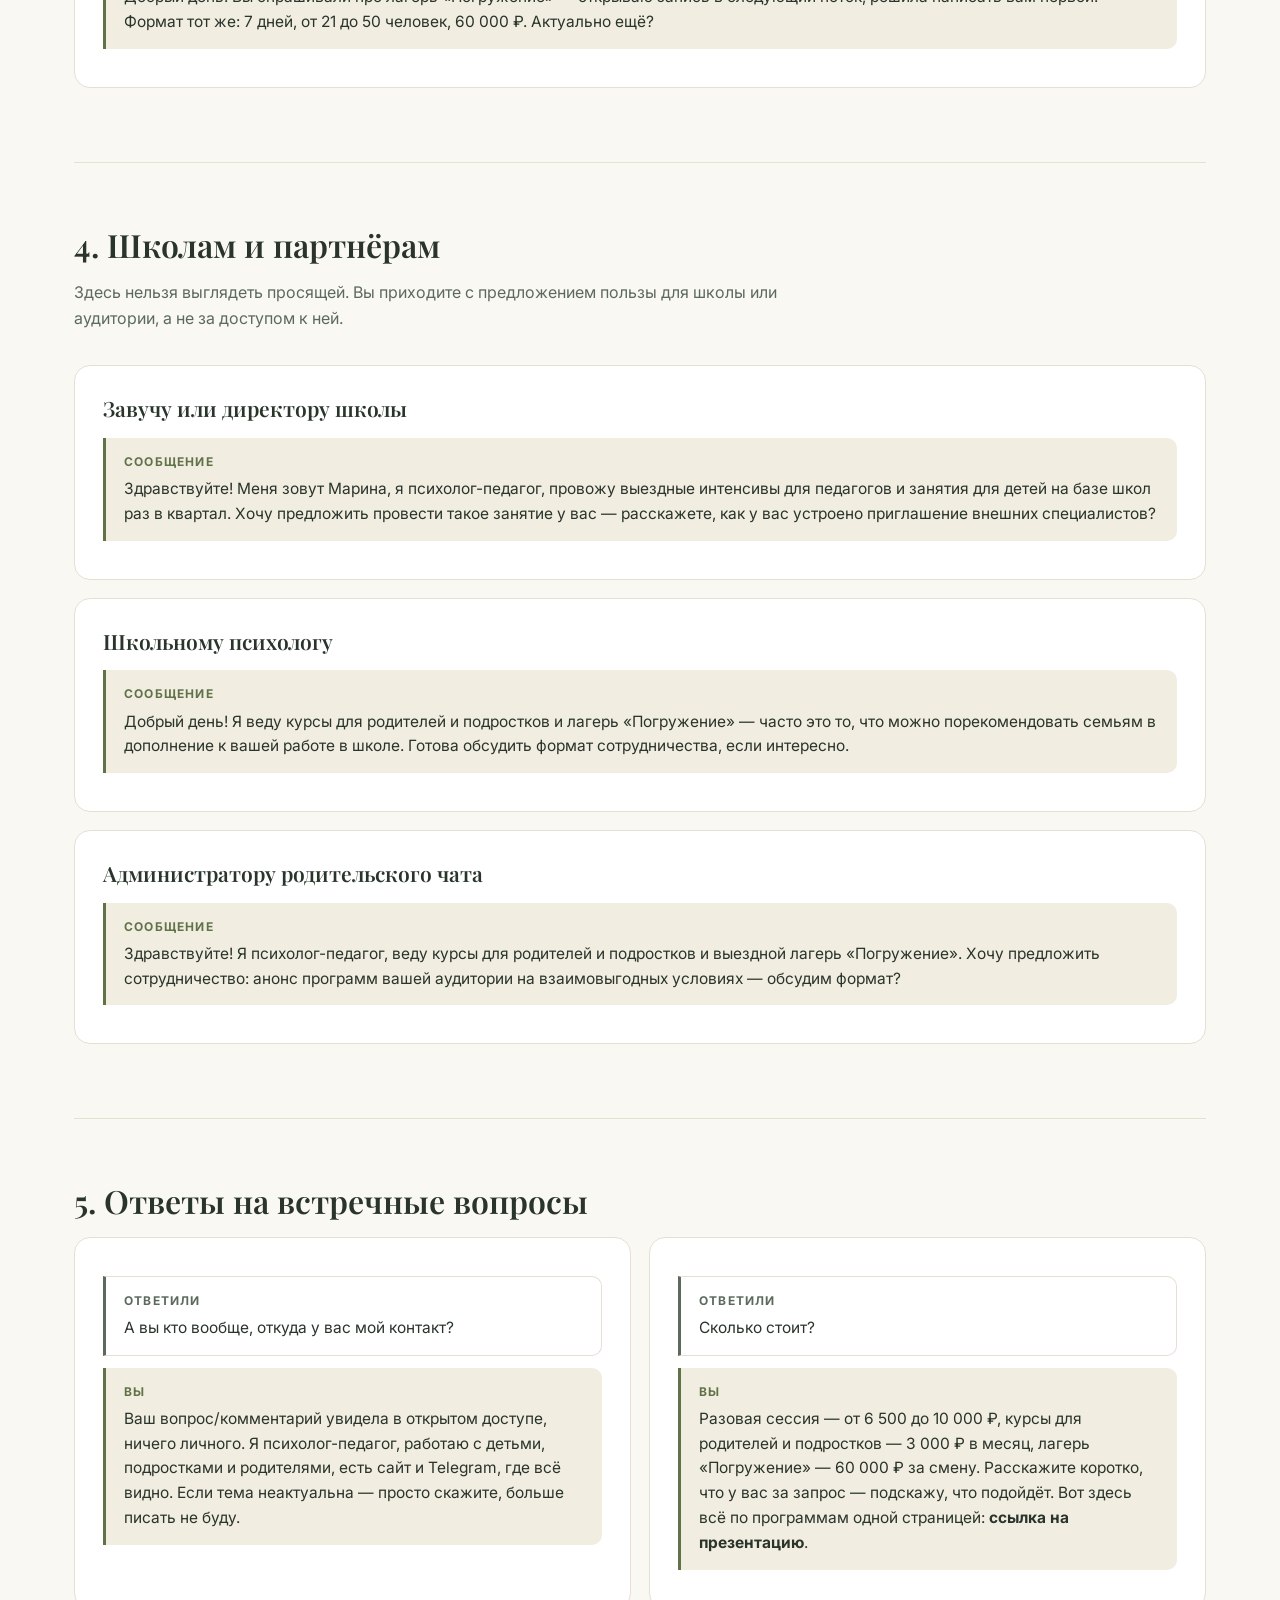
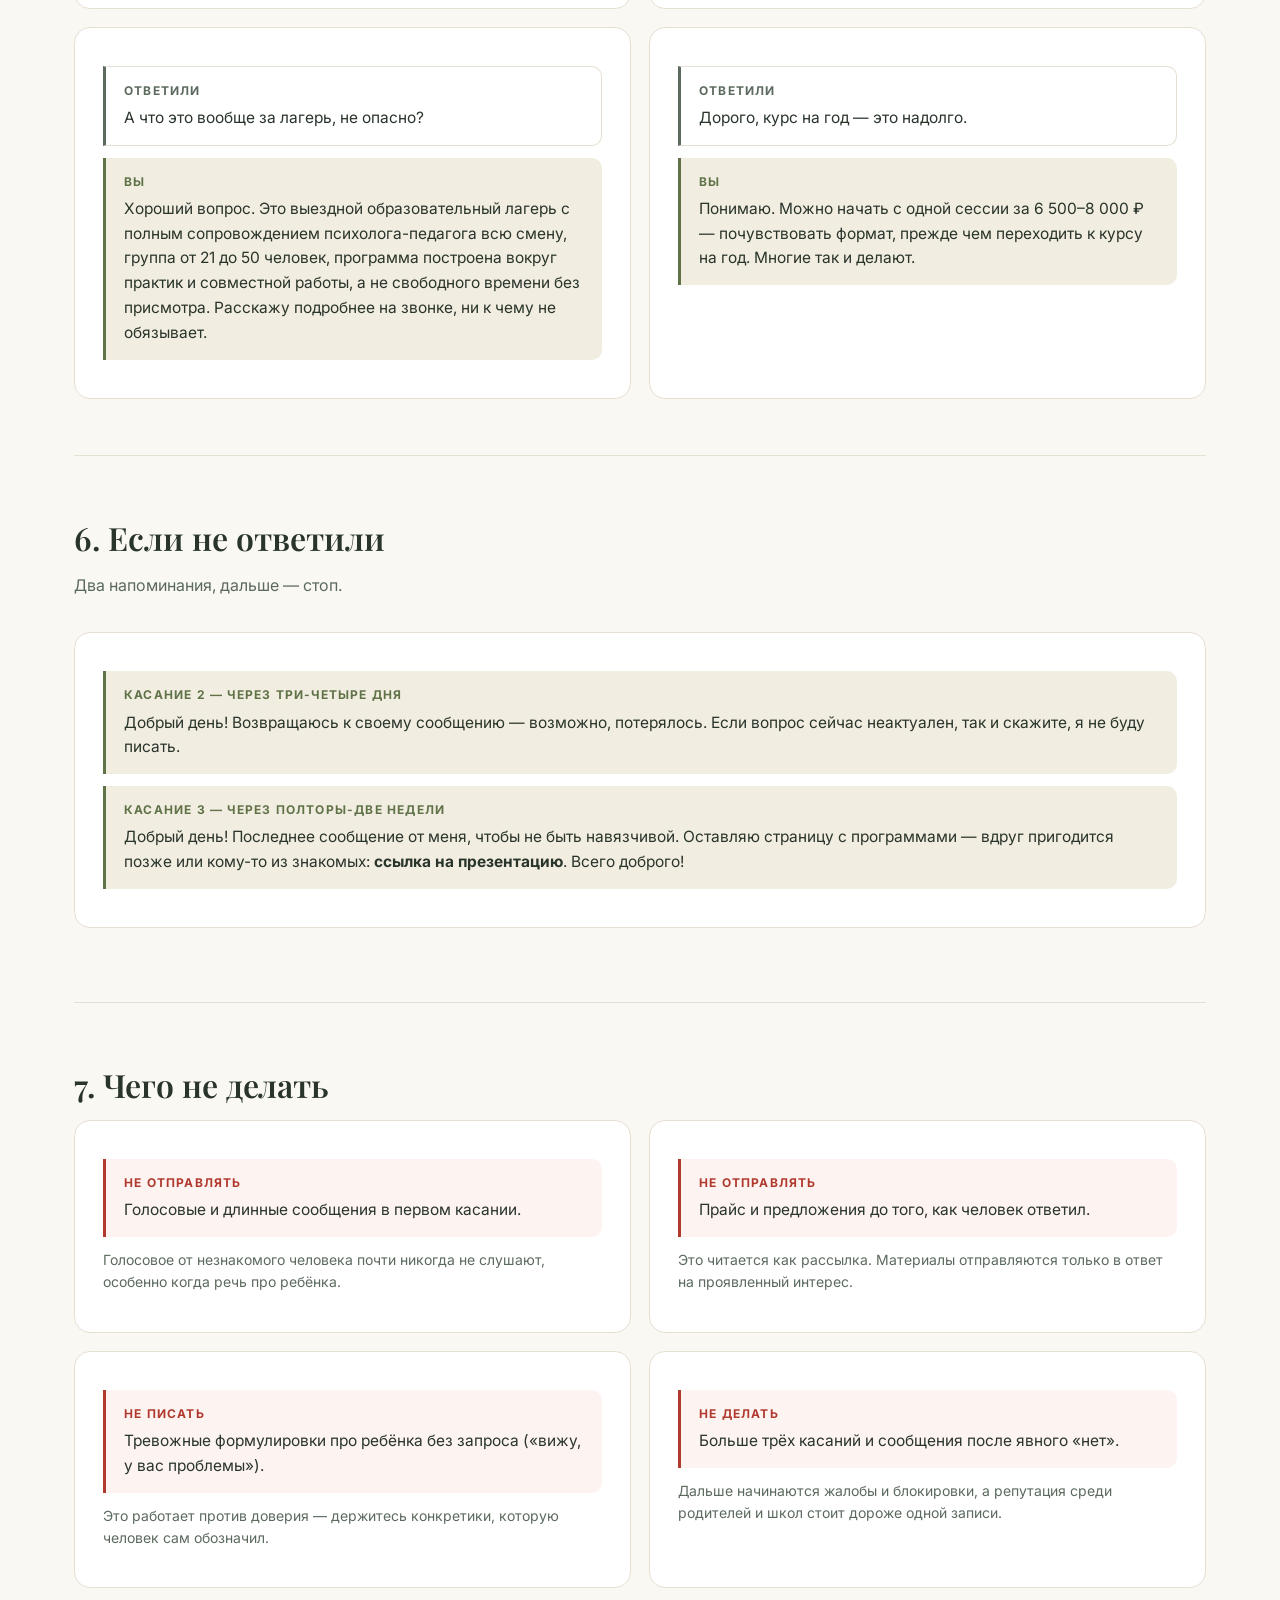
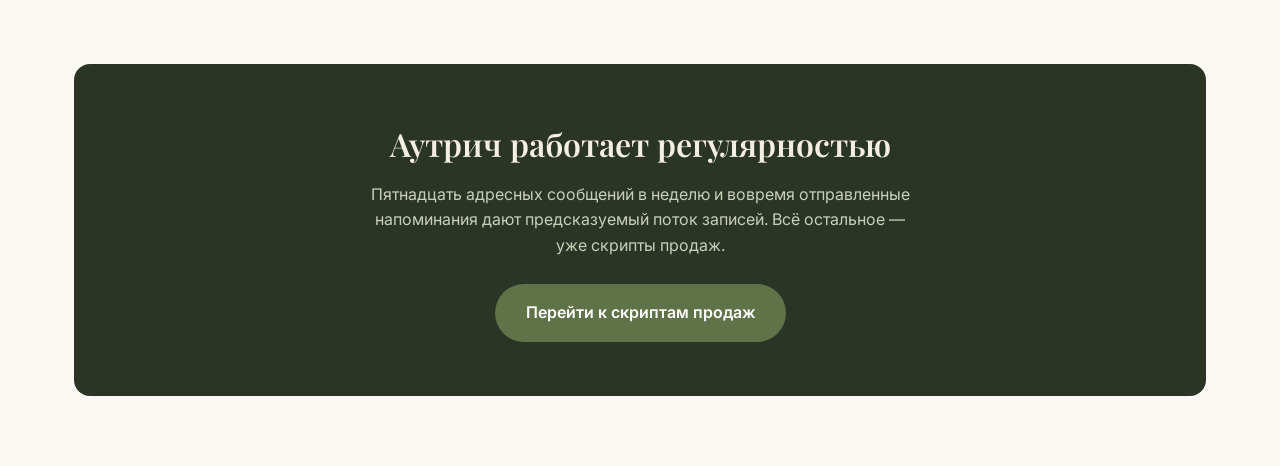
<file: outreach.html>
<!DOCTYPE html>
<html lang="ru">
<head>
<meta charset="UTF-8">
<meta name="viewport" content="width=device-width, initial-scale=1.0">
<title>Скрипт холодных сообщений — Марина Светлакова</title>
<meta name="description" content="Как писать первой родителям, педагогам и школам: сегменты, первое сообщение, ответы на встречные вопросы, цепочка касаний.">
<meta name="robots" content="noindex">
<link rel="preconnect" href="https://fonts.googleapis.com">
<link rel="preconnect" href="https://fonts.gstatic.com" crossorigin>
<link href="https://fonts.googleapis.com/css2?family=Playfair+Display:wght@500;600;700&family=Inter:wght@400;500;600;700;800&display=swap" rel="stylesheet">
<link rel="stylesheet" href="styles.css">
<link rel="stylesheet" href="materials.css">
</head>
<body>

<div class="doc-bar">
  <div class="doc-bar__inner">
    <a href="index.html" class="doc-bar__back">← <span>Назад на сайт</span></a>
    <div class="doc-bar__actions">
      <a href="materials.html" class="btn btn--ghost">Все материалы</a>
      <a href="scripts.html" class="btn btn--ghost">Скрипты продаж</a>
      <button class="btn btn--primary" onclick="window.print()">Сохранить в PDF</button>
    </div>
  </div>
</div>

<div class="container">

  <section class="doc-hero">
    <p class="eyebrow">Материал для внутреннего пользования</p>
    <h1>Скрипт холодных сообщений: как писать первой</h1>
    <p class="doc-hero__lead">Входящие заявки с сайта — поток, который вы не полностью контролируете. Аутрич — то, что можно включить в любой момент, когда нужен набор в новый поток курса или в лагерь «Погружение». Здесь — кому писать, что писать в первом сообщении и как довести переписку до записи, не превращаясь в спам.</p>
    <nav class="toc">
      <a href="#who">Кому писать</a>
      <a href="#rules">Правила</a>
      <a href="#first">Первое сообщение</a>
      <a href="#partners">Школам и партнёрам</a>
      <a href="#answers">Встречные вопросы</a>
      <a href="#followup">Если молчат</a>
      <a href="#stop">Чего не делать</a>
    </nav>
  </section>

  <section class="doc-section" id="who">
    <h2>1. Кому писать</h2>
    <p class="doc-section__lead">Два направления. Прямое — родители и педагоги, у которых запрос уже есть. Партнёрское — школы и специалисты, через которых можно выйти сразу на группу семей.</p>

    <div class="grid-2">
      <div class="card">
        <span class="tag">Прямые клиенты</span>
        <p class="card__title">Кто уже говорит о проблеме открыто</p>
        <ul class="ul">
          <li><b>Родители, писавшие в комментариях или чатах про ребёнка</b> — тревожность, замкнутость, конфликты в школе.</li>
          <li><b>Родители, интересовавшиеся раньше, но не записавшиеся</b> — спрашивали про формат, не дошли до оплаты.</li>
          <li><b>Прошлые клиенты разовой сессии, не перешедшие на курс</b> — тема могла вернуться или углубиться.</li>
          <li><b>Интересовавшиеся лагерем в прошлые потоки</b> — не попали по датам или раздумывали.</li>
        </ul>
      </div>
      <div class="card">
        <span class="tag">Школы и партнёры</span>
        <p class="card__title">У кого уже есть нужная аудитория</p>
        <ul class="ul">
          <li><b>Завучи и директора школ</b> — им нужны внешние специалисты для педсоветов и занятий с детьми.</li>
          <li><b>Школьные психологи</b> — могут рекомендовать курсы и лагерь семьям напрямую.</li>
          <li><b>Организаторы детских лагерей и центров развития</b> — обмен рекомендациями без прямой конкуренции.</li>
          <li><b>Администраторы родительских чатов и пабликов</b> — за размещение анонса набора в курс или лагерь.</li>
        </ul>
      </div>
    </div>
  </section>

  <section class="doc-section" id="rules">
    <h2>2. Четыре правила, без которых аутрич не работает</h2>
    <div class="grid-2">
      <div class="card">
        <p class="card__title">Повод важнее текста</p>
        <p>В первом сообщении должно быть видно, почему вы пишете именно этому человеку. «Видела ваш вопрос про подростковую тревожность» работает, «здравствуйте, предлагаю услуги» — нет.</p>
      </div>
      <div class="card">
        <p class="card__title">Ничего не продавать в первом сообщении</p>
        <p>Цель первого касания — получить ответ. Цены и форматы идут после того, как человек написал вам хоть слово.</p>
      </div>
      <div class="card">
        <p class="card__title">Короткое сообщение и один вопрос в конце</p>
        <p>Три-четыре строки максимум, один вопрос, на который легко ответить «да» или «нет».</p>
      </div>
      <div class="card">
        <p class="card__title">Объём вместо надежды</p>
        <p>Ответ приходит примерно на каждое пятое-десятое сообщение. Пятнадцать сообщений в неделю дают стабильный поток разговоров.</p>
      </div>
    </div>
    <div class="tip">
      <strong>Куда вести:</strong> в конце разговора отправляйте одну ссылку — на презентацию программ. Она отвечает на вопросы про цены и форматы лучше, чем длинное сообщение.
    </div>
  </section>

  <section class="doc-section" id="first">
    <h2>3. Первое сообщение — по сегментам</h2>
    <p class="doc-section__lead">Каждый вариант заканчивается лёгким вопросом.</p>

    <div class="card">
      <span class="tag">Родитель, писавший о проблеме</span>
      <p class="card__title">Тем, кто публично упоминал ситуацию с ребёнком</p>
      <div class="say">
        <span class="say__who">Сообщение</span>
        Здравствуйте! Увидела ваш вопрос про то, что подросток закрылся и не хочет разговаривать — знакомая история, часто за этим стоит конкретный процесс взросления, который можно поддержать. Меня зовут Марина, я психолог-педагог. Если интересно — расскажу коротко про формат работы?
      </div>
      <p class="card__note">Точная цитата из слов человека показывает, что вы прочитали именно его вопрос, а не разослали одно и то же всем подряд.</p>
    </div>

    <div class="card">
      <span class="tag">Интересовался раньше</span>
      <p class="card__title">Тем, кто спрашивал про сессию или курс, но не записался</p>
      <div class="say">
        <span class="say__who">Сообщение</span>
        Добрый день! Вы спрашивали про курс для подростков некоторое время назад — решила уточнить, актуально ли ещё? Если да, расскажу про ближайший старт.
      </div>
    </div>

    <div class="card">
      <span class="tag">Реактивация</span>
      <p class="card__title">Тем, кто был на разовой сессии и не продолжил</p>
      <div class="say">
        <span class="say__who">Сообщение</span>
        Добрый день! Мы с вами встречались на сессии некоторое время назад. Решила написать и узнать, как сейчас дела — сдвинулось что-то или ситуация та же? Если та же, могу предложить курс — это уже регулярная работа, а не разовый разговор.
      </div>
      <p class="card__note">Раз в квартал проходите по всем прошлым клиентам разовых сессий — это несколько минут работы и обычно пара вернувшихся на курс.</p>
    </div>

    <div class="card">
      <span class="tag">Интересовался лагерем</span>
      <p class="card__title">Тем, кто спрашивал про «Погружение», но не попал в поток</p>
      <div class="say">
        <span class="say__who">Сообщение</span>
        Добрый день! Вы спрашивали про лагерь «Погружение» — открываю запись в следующий поток, решила написать вам первой. Формат тот же: 7 дней, от 21 до 50 человек, 60 000 ₽. Актуально ещё?
      </div>
    </div>
  </section>

  <section class="doc-section" id="partners">
    <h2>4. Школам и партнёрам</h2>
    <p class="doc-section__lead">Здесь нельзя выглядеть просящей. Вы приходите с предложением пользы для школы или аудитории, а не за доступом к ней.</p>

    <div class="card">
      <p class="card__title">Завучу или директору школы</p>
      <div class="say">
        <span class="say__who">Сообщение</span>
        Здравствуйте! Меня зовут Марина, я психолог-педагог, провожу выездные интенсивы для педагогов и занятия для детей на базе школ раз в квартал. Хочу предложить провести такое занятие у вас — расскажете, как у вас устроено приглашение внешних специалистов?
      </div>
    </div>

    <div class="card">
      <p class="card__title">Школьному психологу</p>
      <div class="say">
        <span class="say__who">Сообщение</span>
        Добрый день! Я веду курсы для родителей и подростков и лагерь «Погружение» — часто это то, что можно порекомендовать семьям в дополнение к вашей работе в школе. Готова обсудить формат сотрудничества, если интересно.
      </div>
    </div>

    <div class="card">
      <p class="card__title">Администратору родительского чата</p>
      <div class="say">
        <span class="say__who">Сообщение</span>
        Здравствуйте! Я психолог-педагог, веду курсы для родителей и подростков и выездной лагерь «Погружение». Хочу предложить сотрудничество: анонс программ вашей аудитории на взаимовыгодных условиях — обсудим формат?
      </div>
    </div>
  </section>

  <section class="doc-section" id="answers">
    <h2>5. Ответы на встречные вопросы</h2>

    <div class="grid-2">
      <div class="card">
        <div class="say say--client"><span class="say__who">Ответили</span>А вы кто вообще, откуда у вас мой контакт?</div>
        <div class="say">
          <span class="say__who">Вы</span>
          Ваш вопрос/комментарий увидела в открытом доступе, ничего личного. Я психолог-педагог, работаю с детьми, подростками и родителями, есть сайт и Telegram, где всё видно. Если тема неактуальна — просто скажите, больше писать не буду.
        </div>
      </div>
      <div class="card">
        <div class="say say--client"><span class="say__who">Ответили</span>Сколько стоит?</div>
        <div class="say">
          <span class="say__who">Вы</span>
          Разовая сессия — от 6 500 до 10 000 ₽, курсы для родителей и подростков — 3 000 ₽ в месяц, лагерь «Погружение» — 60 000 ₽ за смену. Расскажите коротко, что у вас за запрос — подскажу, что подойдёт. Вот здесь всё по программам одной страницей: <b>ссылка на презентацию</b>.
        </div>
      </div>
      <div class="card">
        <div class="say say--client"><span class="say__who">Ответили</span>А что это вообще за лагерь, не опасно?</div>
        <div class="say">
          <span class="say__who">Вы</span>
          Хороший вопрос. Это выездной образовательный лагерь с полным сопровождением психолога-педагога всю смену, группа от 21 до 50 человек, программа построена вокруг практик и совместной работы, а не свободного времени без присмотра. Расскажу подробнее на звонке, ни к чему не обязывает.
        </div>
      </div>
      <div class="card">
        <div class="say say--client"><span class="say__who">Ответили</span>Дорого, курс на год — это надолго.</div>
        <div class="say">
          <span class="say__who">Вы</span>
          Понимаю. Можно начать с одной сессии за 6 500–8 000 ₽ — почувствовать формат, прежде чем переходить к курсу на год. Многие так и делают.
        </div>
      </div>
    </div>
  </section>

  <section class="doc-section" id="followup">
    <h2>6. Если не ответили</h2>
    <p class="doc-section__lead">Два напоминания, дальше — стоп.</p>

    <div class="card">
      <div class="say">
        <span class="say__who">Касание 2 — через три-четыре дня</span>
        Добрый день! Возвращаюсь к своему сообщению — возможно, потерялось. Если вопрос сейчас неактуален, так и скажите, я не буду писать.
      </div>
      <div class="say">
        <span class="say__who">Касание 3 — через полторы-две недели</span>
        Добрый день! Последнее сообщение от меня, чтобы не быть навязчивой. Оставляю страницу с программами — вдруг пригодится позже или кому-то из знакомых: <b>ссылка на презентацию</b>. Всего доброго!
      </div>
    </div>
  </section>

  <section class="doc-section" id="stop">
    <h2>7. Чего не делать</h2>
    <div class="grid-2">
      <div class="card">
        <div class="say say--stop"><span class="say__who">Не отправлять</span>Голосовые и длинные сообщения в первом касании.</div>
        <p class="card__note">Голосовое от незнакомого человека почти никогда не слушают, особенно когда речь про ребёнка.</p>
      </div>
      <div class="card">
        <div class="say say--stop"><span class="say__who">Не отправлять</span>Прайс и предложения до того, как человек ответил.</div>
        <p class="card__note">Это читается как рассылка. Материалы отправляются только в ответ на проявленный интерес.</p>
      </div>
      <div class="card">
        <div class="say say--stop"><span class="say__who">Не писать</span>Тревожные формулировки про ребёнка без запроса («вижу, у вас проблемы»).</div>
        <p class="card__note">Это работает против доверия — держитесь конкретики, которую человек сам обозначил.</p>
      </div>
      <div class="card">
        <div class="say say--stop"><span class="say__who">Не делать</span>Больше трёх касаний и сообщения после явного «нет».</div>
        <p class="card__note">Дальше начинаются жалобы и блокировки, а репутация среди родителей и школ стоит дороже одной записи.</p>
      </div>
    </div>
  </section>

  <div class="cta-final">
    <h2>Аутрич работает регулярностью</h2>
    <p>Пятнадцать адресных сообщений в неделю и вовремя отправленные напоминания дают предсказуемый поток записей. Всё остальное — уже скрипты продаж.</p>
    <a href="scripts.html" class="btn btn--primary btn--lg">Перейти к скриптам продаж</a>
  </div>

</div>

</body>
</html>
</file>
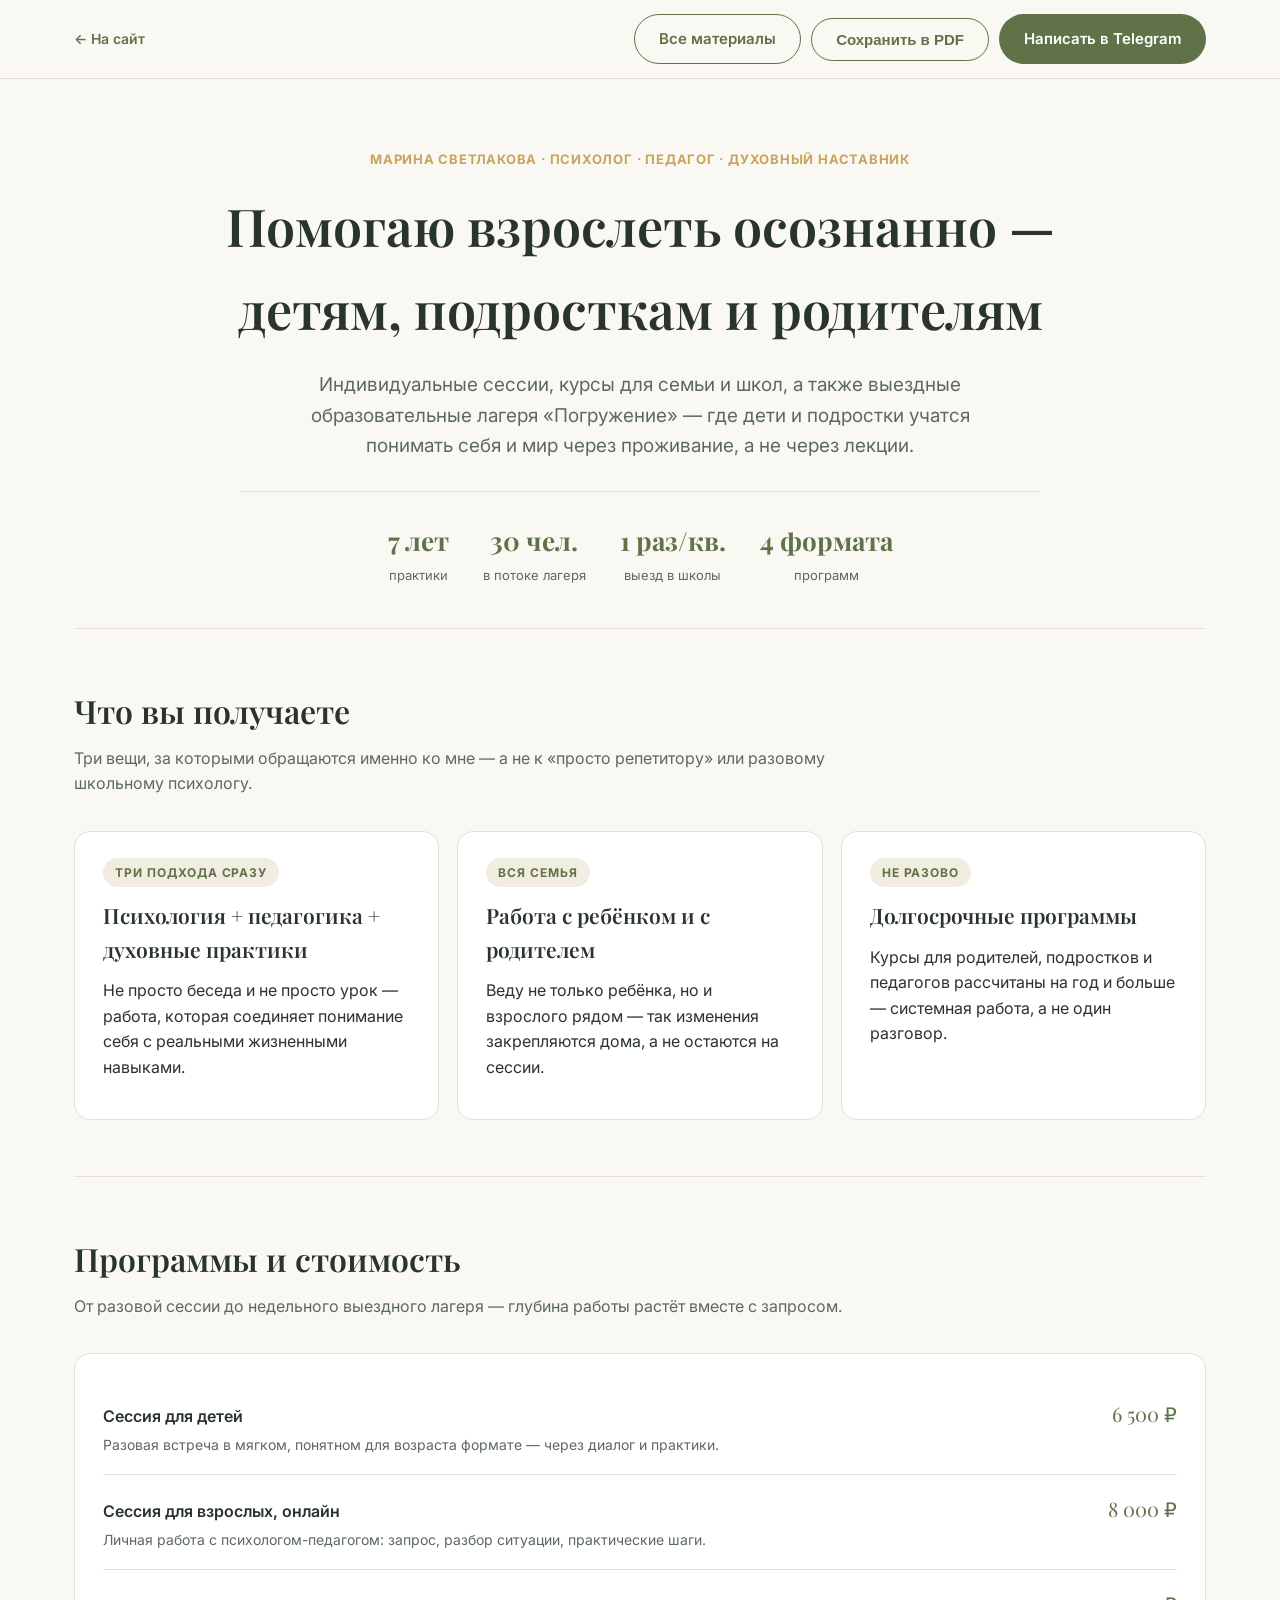
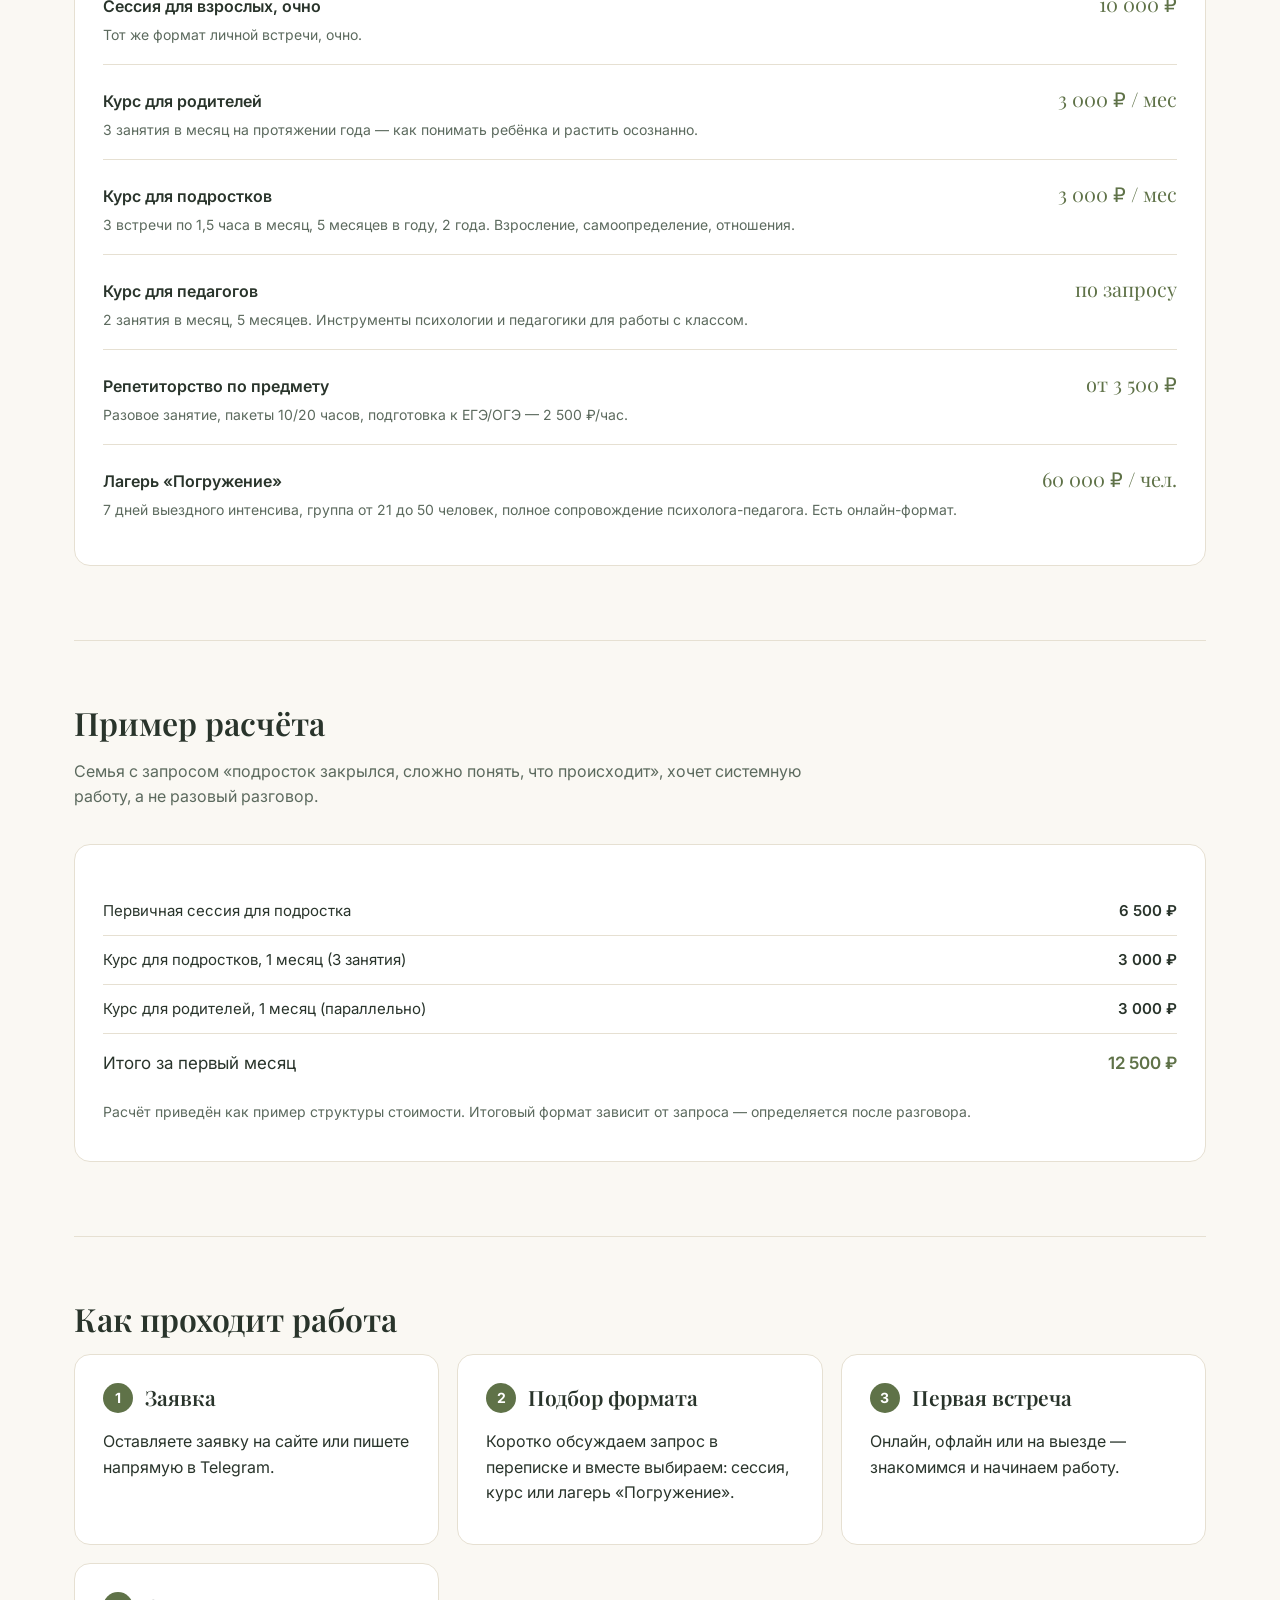
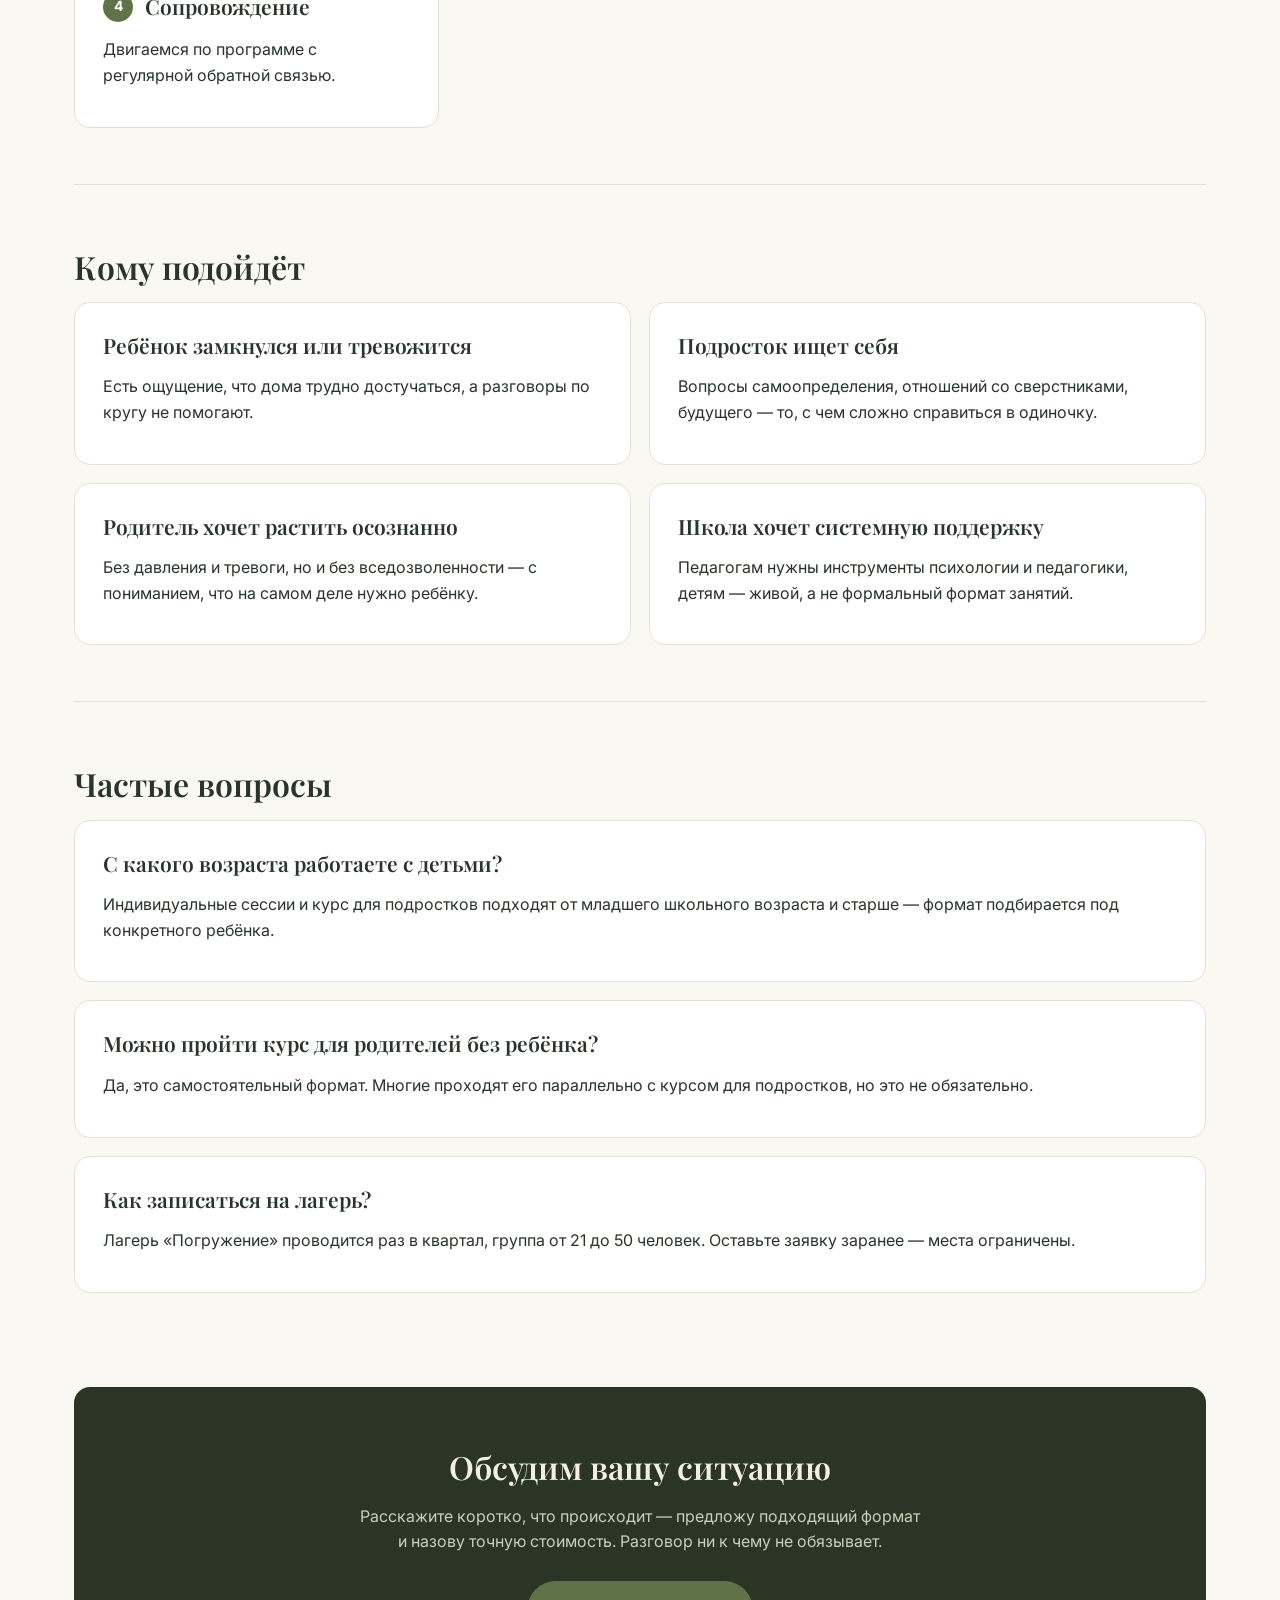
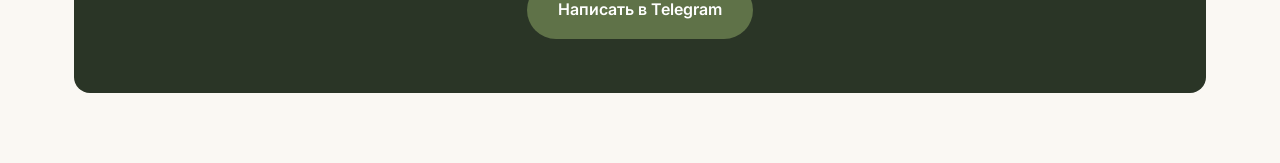
<file: presentation.html>
<!DOCTYPE html>
<html lang="ru">
<head>
<meta charset="UTF-8">
<meta name="viewport" content="width=device-width, initial-scale=1.0">
<title>Презентация программ — Марина Светлакова</title>
<meta name="description" content="Сессии, курсы для родителей, подростков и педагогов, лагерь «Погружение». Что входит, сколько стоит и как проходит работа — на одной странице.">
<link rel="preconnect" href="https://fonts.googleapis.com">
<link rel="preconnect" href="https://fonts.gstatic.com" crossorigin>
<link href="https://fonts.googleapis.com/css2?family=Playfair+Display:wght@500;600;700&family=Inter:wght@400;500;600;700;800&display=swap" rel="stylesheet">
<link rel="stylesheet" href="styles.css">
<link rel="stylesheet" href="materials.css">
</head>
<body>

<div class="doc-bar">
  <div class="doc-bar__inner">
    <a href="index.html" class="doc-bar__back">← <span>На сайт</span></a>
    <div class="doc-bar__actions">
      <a href="materials.html" class="btn btn--ghost">Все материалы</a>
      <button class="btn btn--ghost" onclick="window.print()">Сохранить в PDF</button>
      <a href="https://t.me/pogruzhenie_v_predmet" target="_blank" rel="noopener" class="btn btn--primary">Написать в Telegram</a>
    </div>
  </div>
</div>

<div class="container">

  <section class="pitch">
    <p class="eyebrow eyebrow--center">Марина Светлакова · психолог · педагог · духовный наставник</p>
    <h1>Помогаю взрослеть осознанно — детям, подросткам и родителям</h1>
    <p class="pitch__lead">Индивидуальные сессии, курсы для семьи и школ, а также выездные образовательные лагеря «Погружение» — где дети и подростки учатся понимать себя и мир через проживание, а не через лекции.</p>
    <div class="pitch__meta">
      <div><b>7 лет</b><span>практики</span></div>
      <div><b>30 чел.</b><span>в потоке лагеря</span></div>
      <div><b>1 раз/кв.</b><span>выезд в школы</span></div>
      <div><b>4 формата</b><span>программ</span></div>
    </div>
  </section>

  <section class="doc-section">
    <h2>Что вы получаете</h2>
    <p class="doc-section__lead">Три вещи, за которыми обращаются именно ко мне — а не к «просто репетитору» или разовому школьному психологу.</p>
    <div class="grid-3">
      <div class="card">
        <span class="tag">Три подхода сразу</span>
        <p class="card__title">Психология + педагогика + духовные практики</p>
        <p>Не просто беседа и не просто урок — работа, которая соединяет понимание себя с реальными жизненными навыками.</p>
      </div>
      <div class="card">
        <span class="tag">Вся семья</span>
        <p class="card__title">Работа с ребёнком и с родителем</p>
        <p>Веду не только ребёнка, но и взрослого рядом — так изменения закрепляются дома, а не остаются на сессии.</p>
      </div>
      <div class="card">
        <span class="tag">Не разово</span>
        <p class="card__title">Долгосрочные программы</p>
        <p>Курсы для родителей, подростков и педагогов рассчитаны на год и больше — системная работа, а не один разговор.</p>
      </div>
    </div>
  </section>

  <section class="doc-section">
    <h2>Программы и стоимость</h2>
    <p class="doc-section__lead">От разовой сессии до недельного выездного лагеря — глубина работы растёт вместе с запросом.</p>

    <div class="card">
      <div class="offer">
        <div>
          <span class="offer__name">Сессия для детей</span>
          <span class="offer__desc">Разовая встреча в мягком, понятном для возраста формате — через диалог и практики.</span>
        </div>
        <span class="offer__price">6 500 ₽</span>
      </div>
      <div class="offer">
        <div>
          <span class="offer__name">Сессия для взрослых, онлайн</span>
          <span class="offer__desc">Личная работа с психологом-педагогом: запрос, разбор ситуации, практические шаги.</span>
        </div>
        <span class="offer__price">8 000 ₽</span>
      </div>
      <div class="offer">
        <div>
          <span class="offer__name">Сессия для взрослых, очно</span>
          <span class="offer__desc">Тот же формат личной встречи, очно.</span>
        </div>
        <span class="offer__price">10 000 ₽</span>
      </div>
      <div class="offer">
        <div>
          <span class="offer__name">Курс для родителей</span>
          <span class="offer__desc">3 занятия в месяц на протяжении года — как понимать ребёнка и растить осознанно.</span>
        </div>
        <span class="offer__price">3 000 ₽ / мес</span>
      </div>
      <div class="offer">
        <div>
          <span class="offer__name">Курс для подростков</span>
          <span class="offer__desc">3 встречи по 1,5 часа в месяц, 5 месяцев в году, 2 года. Взросление, самоопределение, отношения.</span>
        </div>
        <span class="offer__price">3 000 ₽ / мес</span>
      </div>
      <div class="offer">
        <div>
          <span class="offer__name">Курс для педагогов</span>
          <span class="offer__desc">2 занятия в месяц, 5 месяцев. Инструменты психологии и педагогики для работы с классом.</span>
        </div>
        <span class="offer__price">по запросу</span>
      </div>
      <div class="offer">
        <div>
          <span class="offer__name">Репетиторство по предмету</span>
          <span class="offer__desc">Разовое занятие, пакеты 10/20 часов, подготовка к ЕГЭ/ОГЭ — 2 500 ₽/час.</span>
        </div>
        <span class="offer__price">от 3 500 ₽</span>
      </div>
      <div class="offer">
        <div>
          <span class="offer__name">Лагерь «Погружение»</span>
          <span class="offer__desc">7 дней выездного интенсива, группа от 21 до 50 человек, полное сопровождение психолога-педагога. Есть онлайн-формат.</span>
        </div>
        <span class="offer__price">60 000 ₽ / чел.</span>
      </div>
    </div>
  </section>

  <section class="doc-section">
    <h2>Пример расчёта</h2>
    <p class="doc-section__lead">Семья с запросом «подросток закрылся, сложно понять, что происходит», хочет системную работу, а не разовый разговор.</p>
    <div class="card">
      <table class="calc">
        <tr><td>Первичная сессия для подростка</td><td>6 500 ₽</td></tr>
        <tr><td>Курс для подростков, 1 месяц (3 занятия)</td><td>3 000 ₽</td></tr>
        <tr><td>Курс для родителей, 1 месяц (параллельно)</td><td>3 000 ₽</td></tr>
        <tr><td>Итого за первый месяц</td><td>12 500 ₽</td></tr>
      </table>
      <p class="card__note">Расчёт приведён как пример структуры стоимости. Итоговый формат зависит от запроса — определяется после разговора.</p>
    </div>
  </section>

  <section class="doc-section">
    <h2>Как проходит работа</h2>
    <div class="grid-3">
      <div class="card">
        <div class="card__head"><span class="card__step">1</span><p class="card__title">Заявка</p></div>
        <p>Оставляете заявку на сайте или пишете напрямую в Telegram.</p>
      </div>
      <div class="card">
        <div class="card__head"><span class="card__step">2</span><p class="card__title">Подбор формата</p></div>
        <p>Коротко обсуждаем запрос в переписке и вместе выбираем: сессия, курс или лагерь «Погружение».</p>
      </div>
      <div class="card">
        <div class="card__head"><span class="card__step">3</span><p class="card__title">Первая встреча</p></div>
        <p>Онлайн, офлайн или на выезде — знакомимся и начинаем работу.</p>
      </div>
      <div class="card">
        <div class="card__head"><span class="card__step">4</span><p class="card__title">Сопровождение</p></div>
        <p>Двигаемся по программе с регулярной обратной связью.</p>
      </div>
    </div>
  </section>

  <section class="doc-section">
    <h2>Кому подойдёт</h2>
    <div class="grid-2">
      <div class="card">
        <p class="card__title">Ребёнок замкнулся или тревожится</p>
        <p>Есть ощущение, что дома трудно достучаться, а разговоры по кругу не помогают.</p>
      </div>
      <div class="card">
        <p class="card__title">Подросток ищет себя</p>
        <p>Вопросы самоопределения, отношений со сверстниками, будущего — то, с чем сложно справиться в одиночку.</p>
      </div>
      <div class="card">
        <p class="card__title">Родитель хочет растить осознанно</p>
        <p>Без давления и тревоги, но и без вседозволенности — с пониманием, что на самом деле нужно ребёнку.</p>
      </div>
      <div class="card">
        <p class="card__title">Школа хочет системную поддержку</p>
        <p>Педагогам нужны инструменты психологии и педагогики, детям — живой, а не формальный формат занятий.</p>
      </div>
    </div>
  </section>

  <section class="doc-section">
    <h2>Частые вопросы</h2>
    <div class="card">
      <p class="card__title">С какого возраста работаете с детьми?</p>
      <p>Индивидуальные сессии и курс для подростков подходят от младшего школьного возраста и старше — формат подбирается под конкретного ребёнка.</p>
    </div>
    <div class="card">
      <p class="card__title">Можно пройти курс для родителей без ребёнка?</p>
      <p>Да, это самостоятельный формат. Многие проходят его параллельно с курсом для подростков, но это не обязательно.</p>
    </div>
    <div class="card">
      <p class="card__title">Как записаться на лагерь?</p>
      <p>Лагерь «Погружение» проводится раз в квартал, группа от 21 до 50 человек. Оставьте заявку заранее — места ограничены.</p>
    </div>
  </section>

  <div class="cta-final">
    <h2>Обсудим вашу ситуацию</h2>
    <p>Расскажите коротко, что происходит — предложу подходящий формат и назову точную стоимость. Разговор ни к чему не обязывает.</p>
    <a href="https://t.me/pogruzhenie_v_predmet" target="_blank" rel="noopener" class="btn btn--primary btn--lg">Написать в Telegram</a>
  </div>

</div>

</body>
</html>
</file>
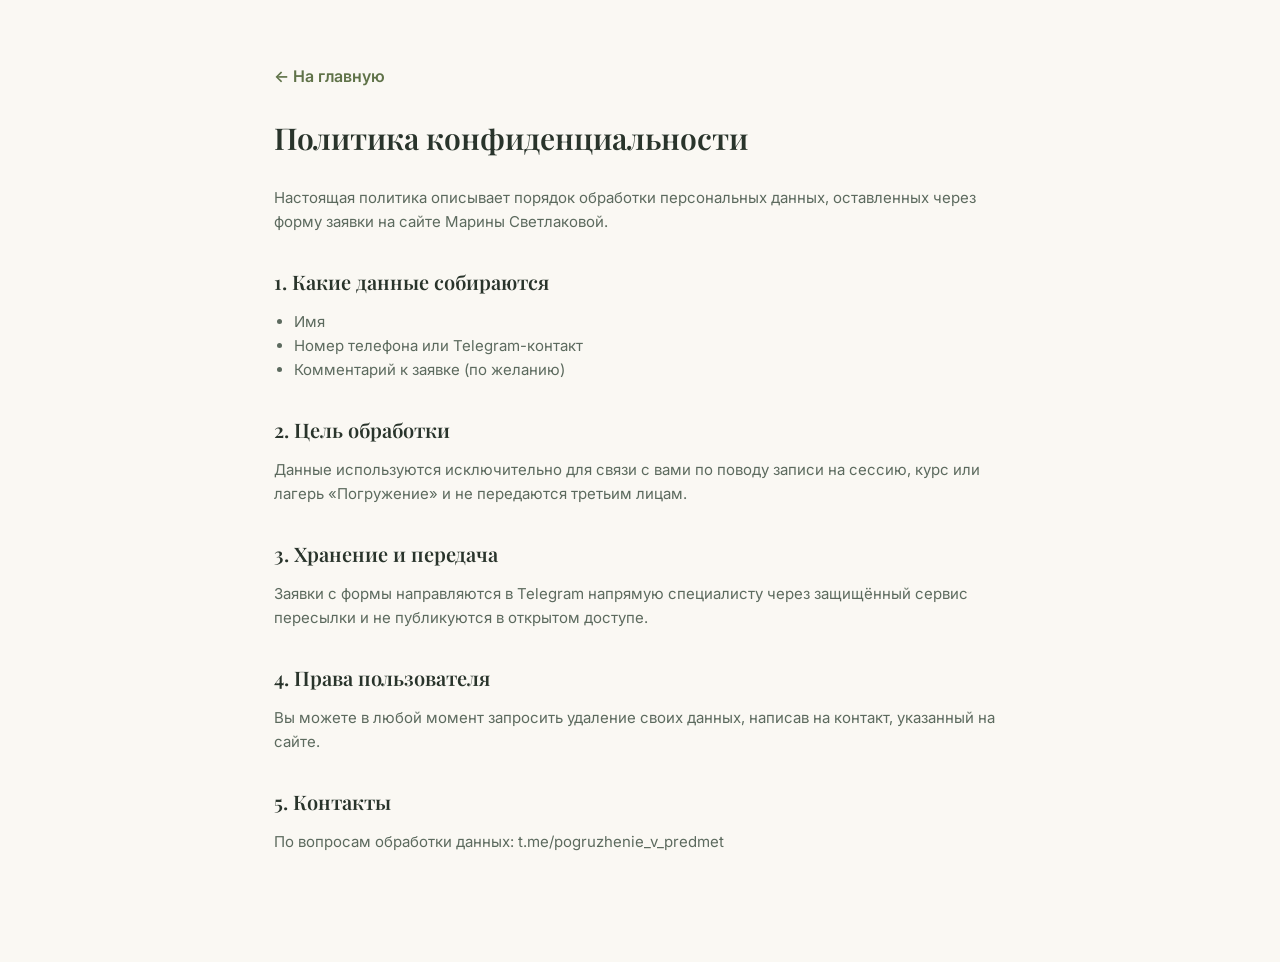
<file: privacy.html>
<!DOCTYPE html>
<html lang="ru">
<head>
<meta charset="UTF-8">
<meta name="viewport" content="width=device-width, initial-scale=1.0">
<title>Политика конфиденциальности — Марина Светлакова</title>
<link href="https://fonts.googleapis.com/css2?family=Playfair+Display:wght@600&family=Inter:wght@400;500;600&display=swap" rel="stylesheet">
<link rel="stylesheet" href="styles.css">
<style>
  .legal { max-width: 780px; margin: 0 auto; padding: 64px 24px 96px; }
  .legal h1 { font-size: 30px; margin-bottom: 24px; }
  .legal h2 { font-size: 20px; margin-top: 32px; }
  .legal p, .legal li { color: var(--clr-ink-soft); font-size: 15px; }
  .legal ul { padding-left: 20px; list-style: disc; }
  .legal a.back { display: inline-block; margin-bottom: 24px; font-weight: 600; color: var(--clr-accent-dark); }
</style>
</head>
<body>
<div class="legal">
  <a href="index.html" class="back">← На главную</a>
  <h1>Политика конфиденциальности</h1>
  <p>Настоящая политика описывает порядок обработки персональных данных, оставленных через форму заявки на сайте Марины Светлаковой.</p>

  <h2>1. Какие данные собираются</h2>
  <ul>
    <li>Имя</li>
    <li>Номер телефона или Telegram-контакт</li>
    <li>Комментарий к заявке (по желанию)</li>
  </ul>

  <h2>2. Цель обработки</h2>
  <p>Данные используются исключительно для связи с вами по поводу записи на сессию, курс или лагерь «Погружение» и не передаются третьим лицам.</p>

  <h2>3. Хранение и передача</h2>
  <p>Заявки с формы направляются в Telegram напрямую специалисту через защищённый сервис пересылки и не публикуются в открытом доступе.</p>

  <h2>4. Права пользователя</h2>
  <p>Вы можете в любой момент запросить удаление своих данных, написав на контакт, указанный на сайте.</p>

  <h2>5. Контакты</h2>
  <p>По вопросам обработки данных: <a href="https://t.me/pogruzhenie_v_predmet" target="_blank" rel="noopener">t.me/pogruzhenie_v_predmet</a></p>
</div>
</body>
</html>
</file>
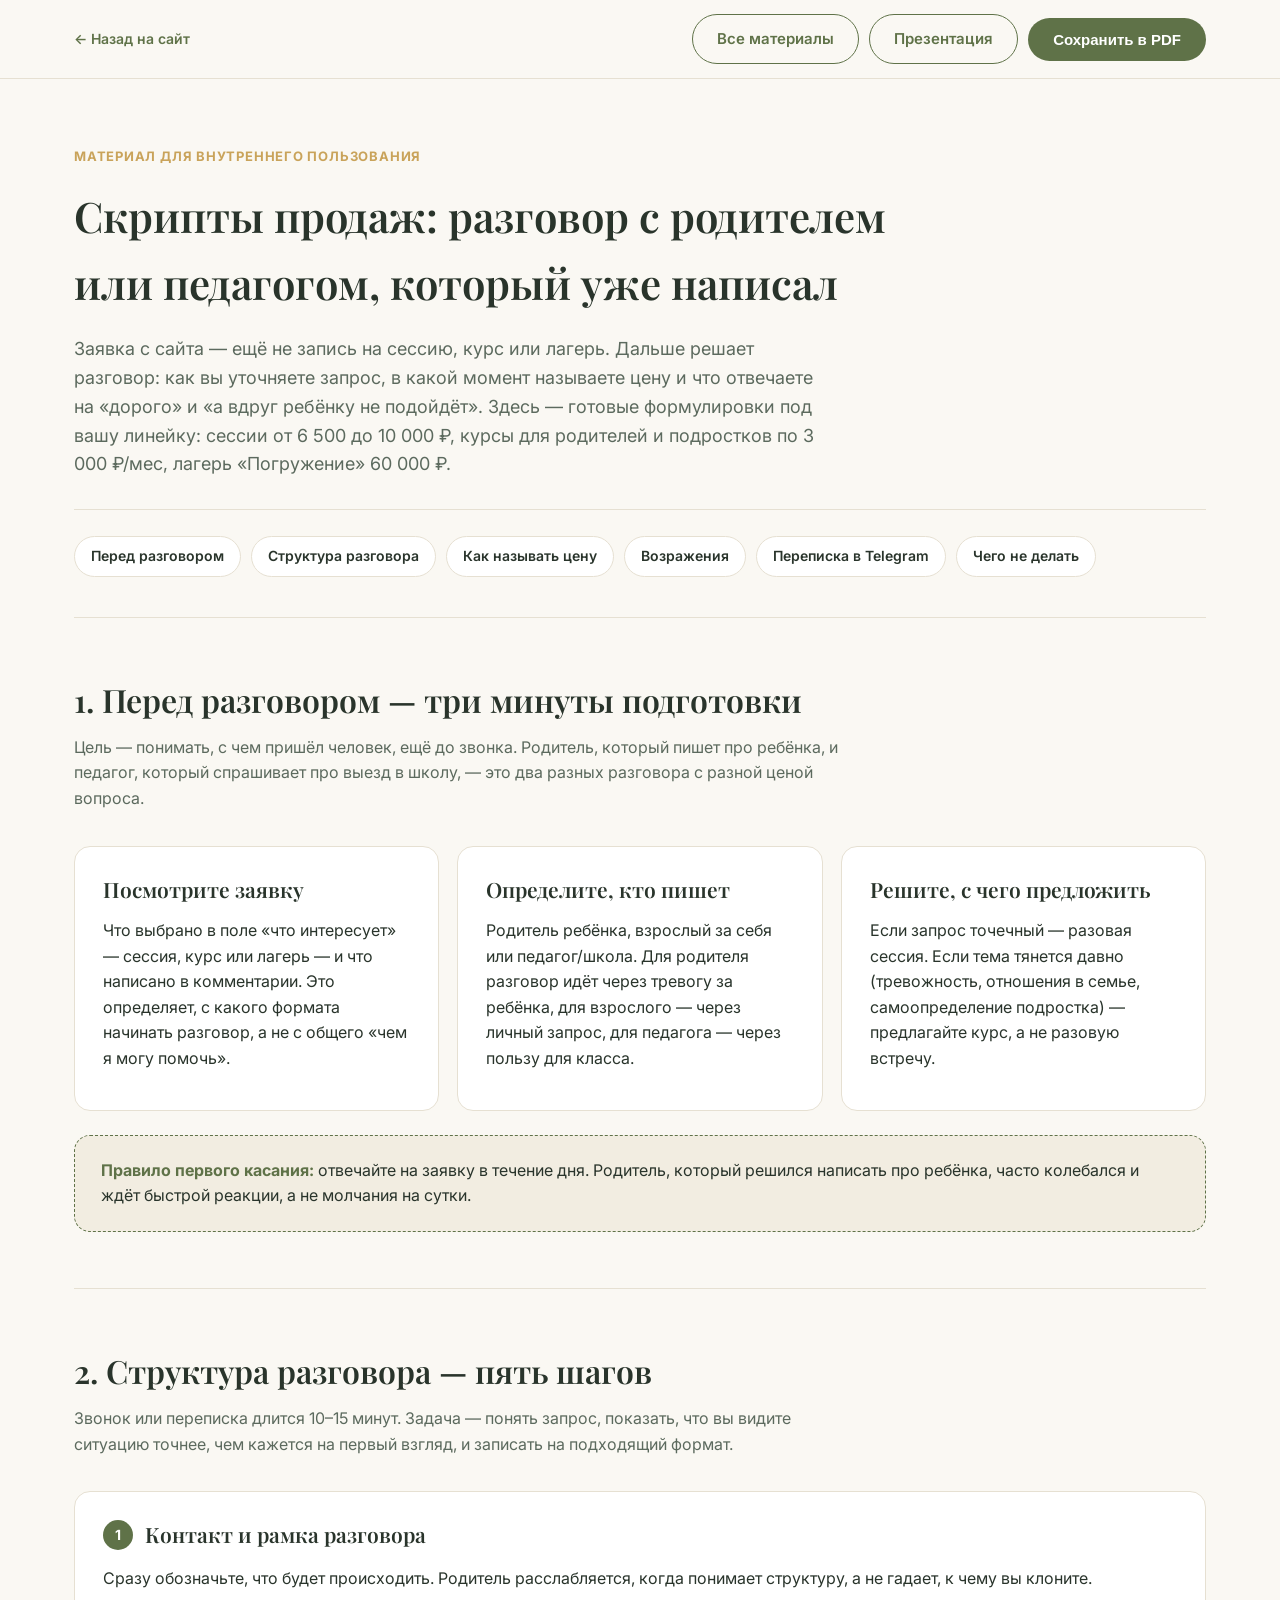
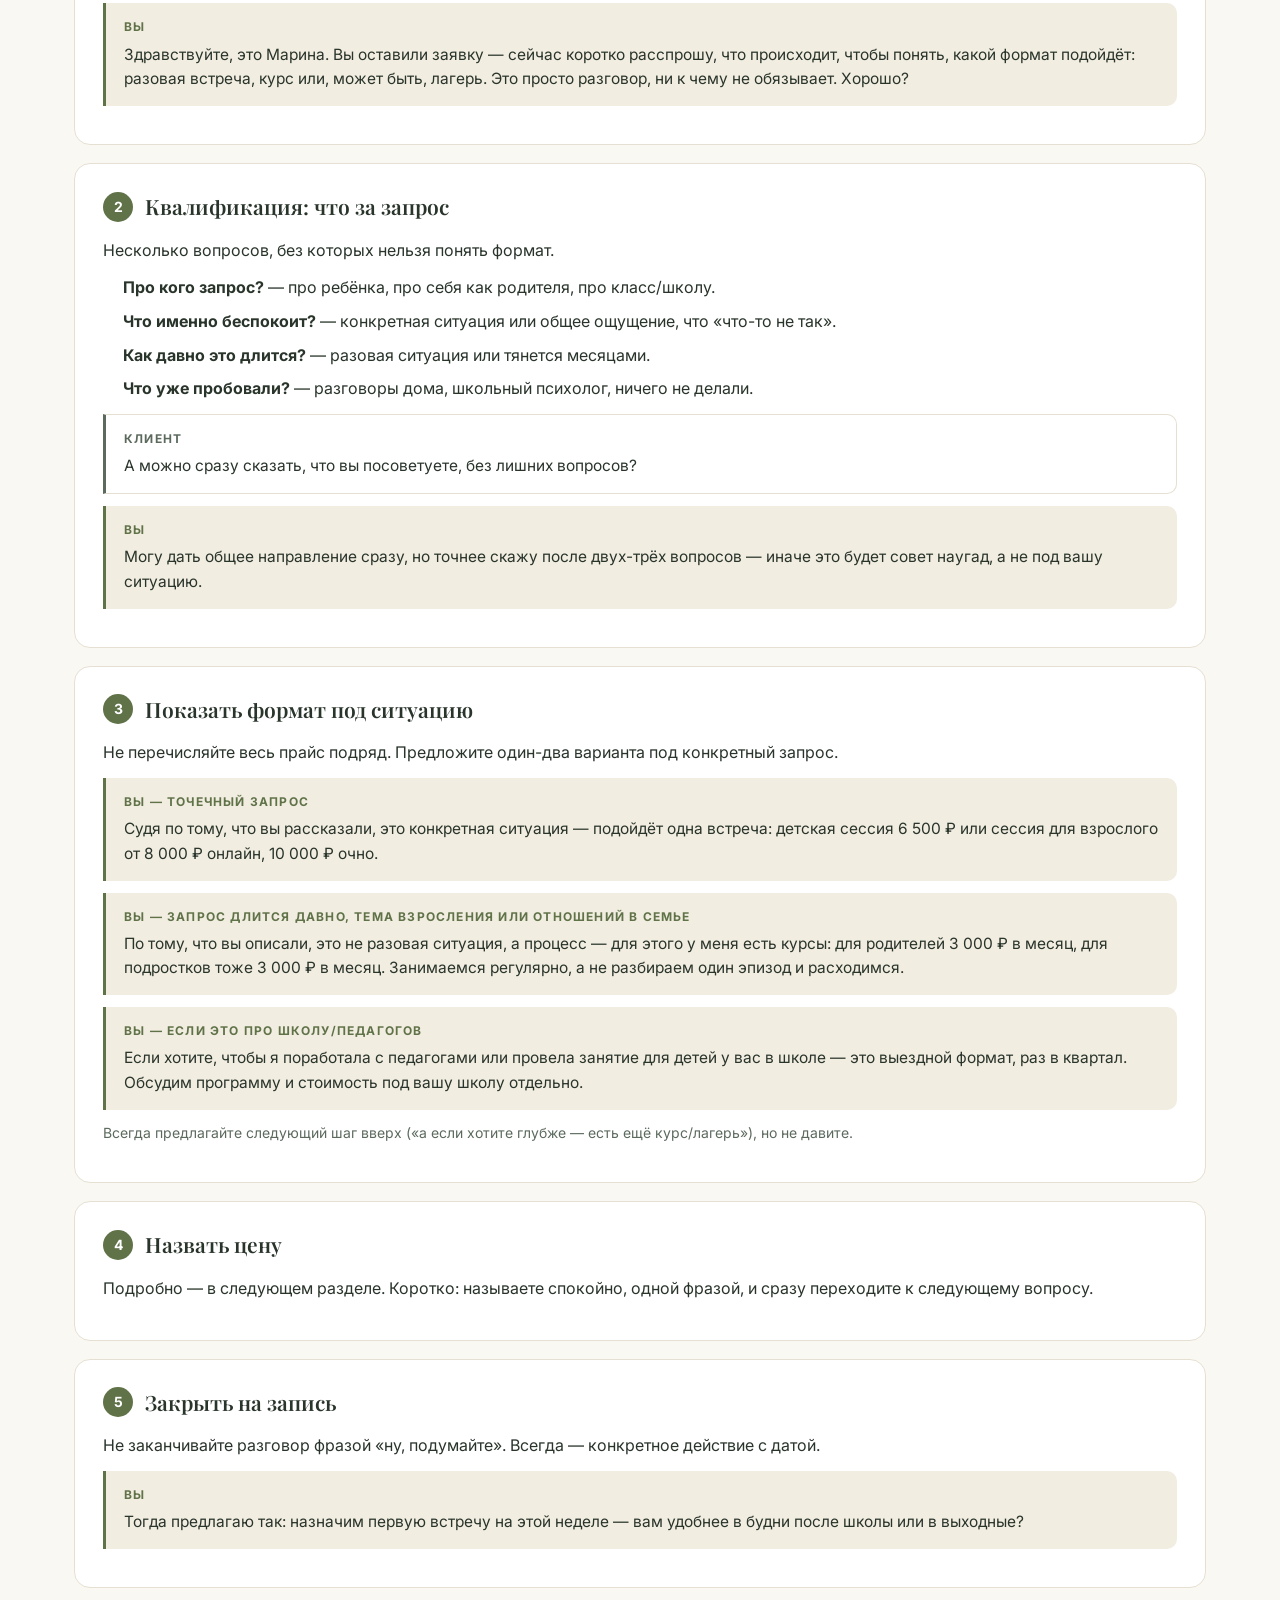
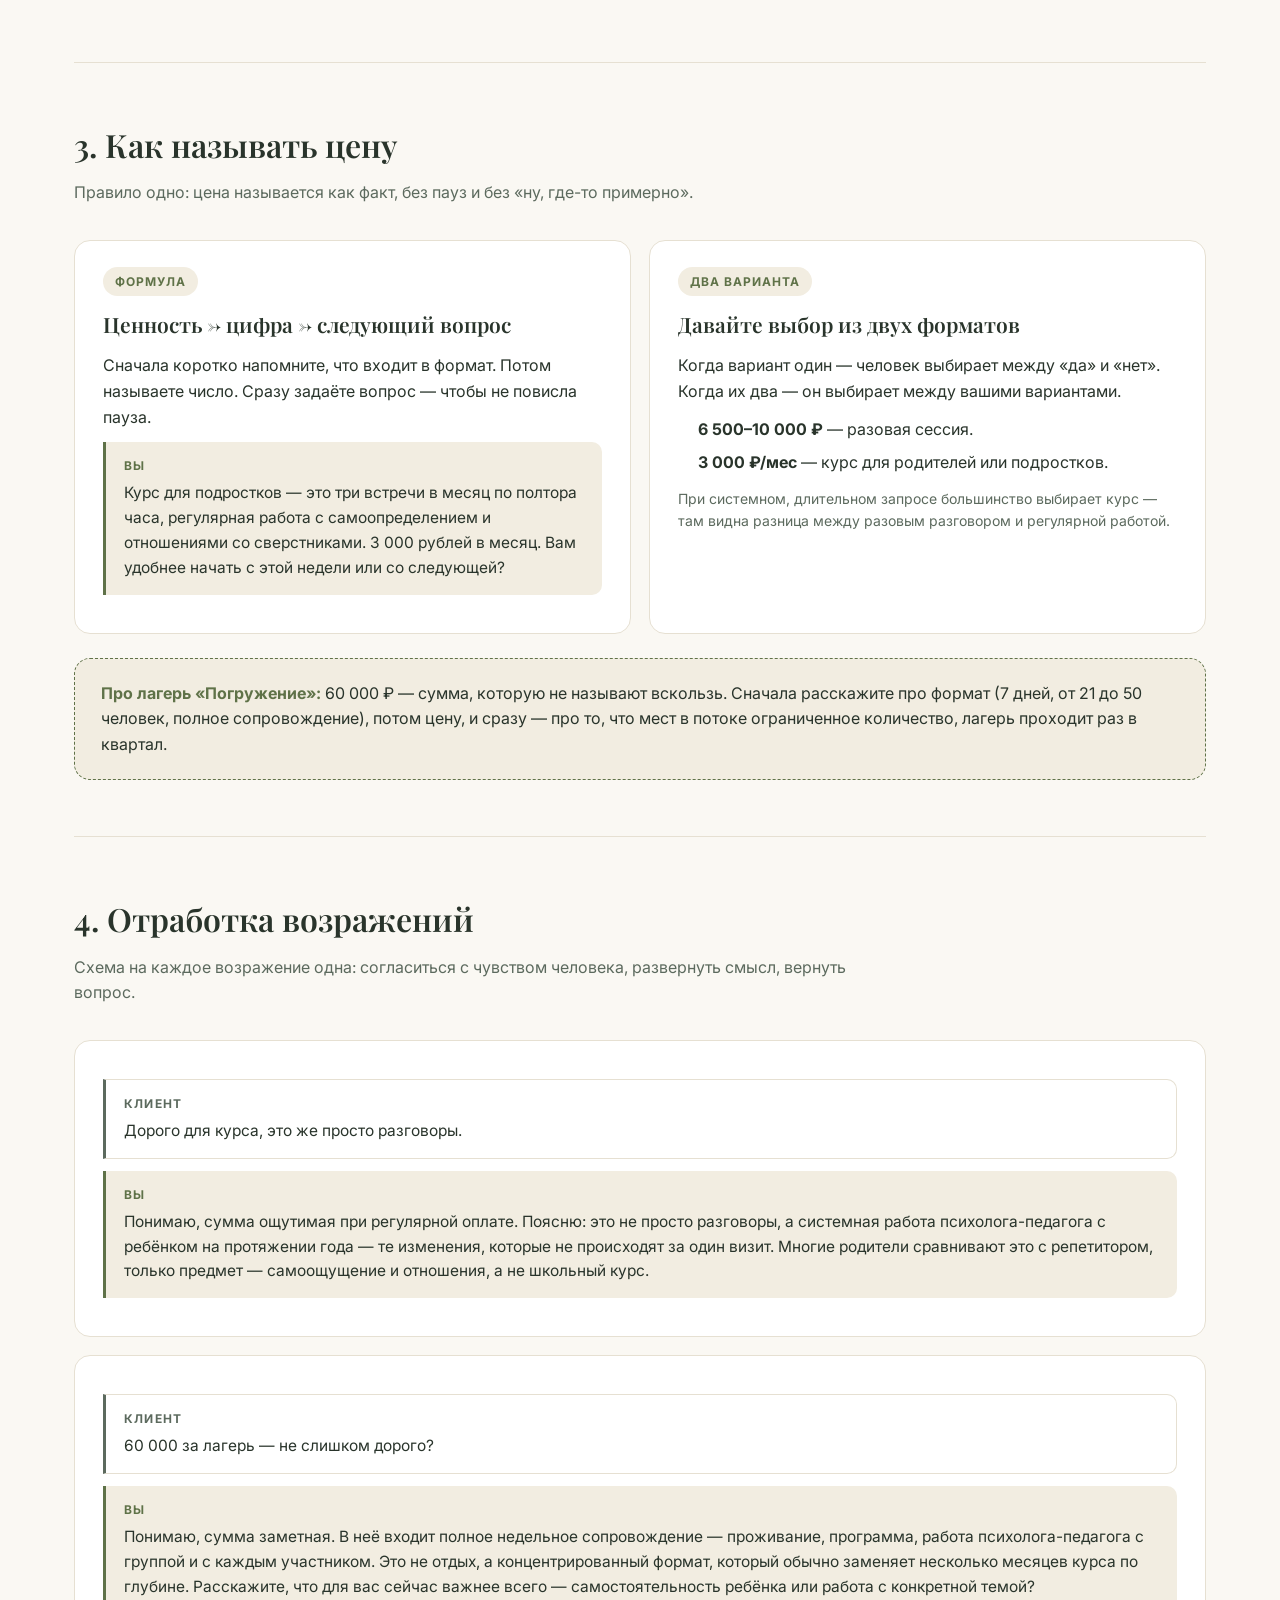
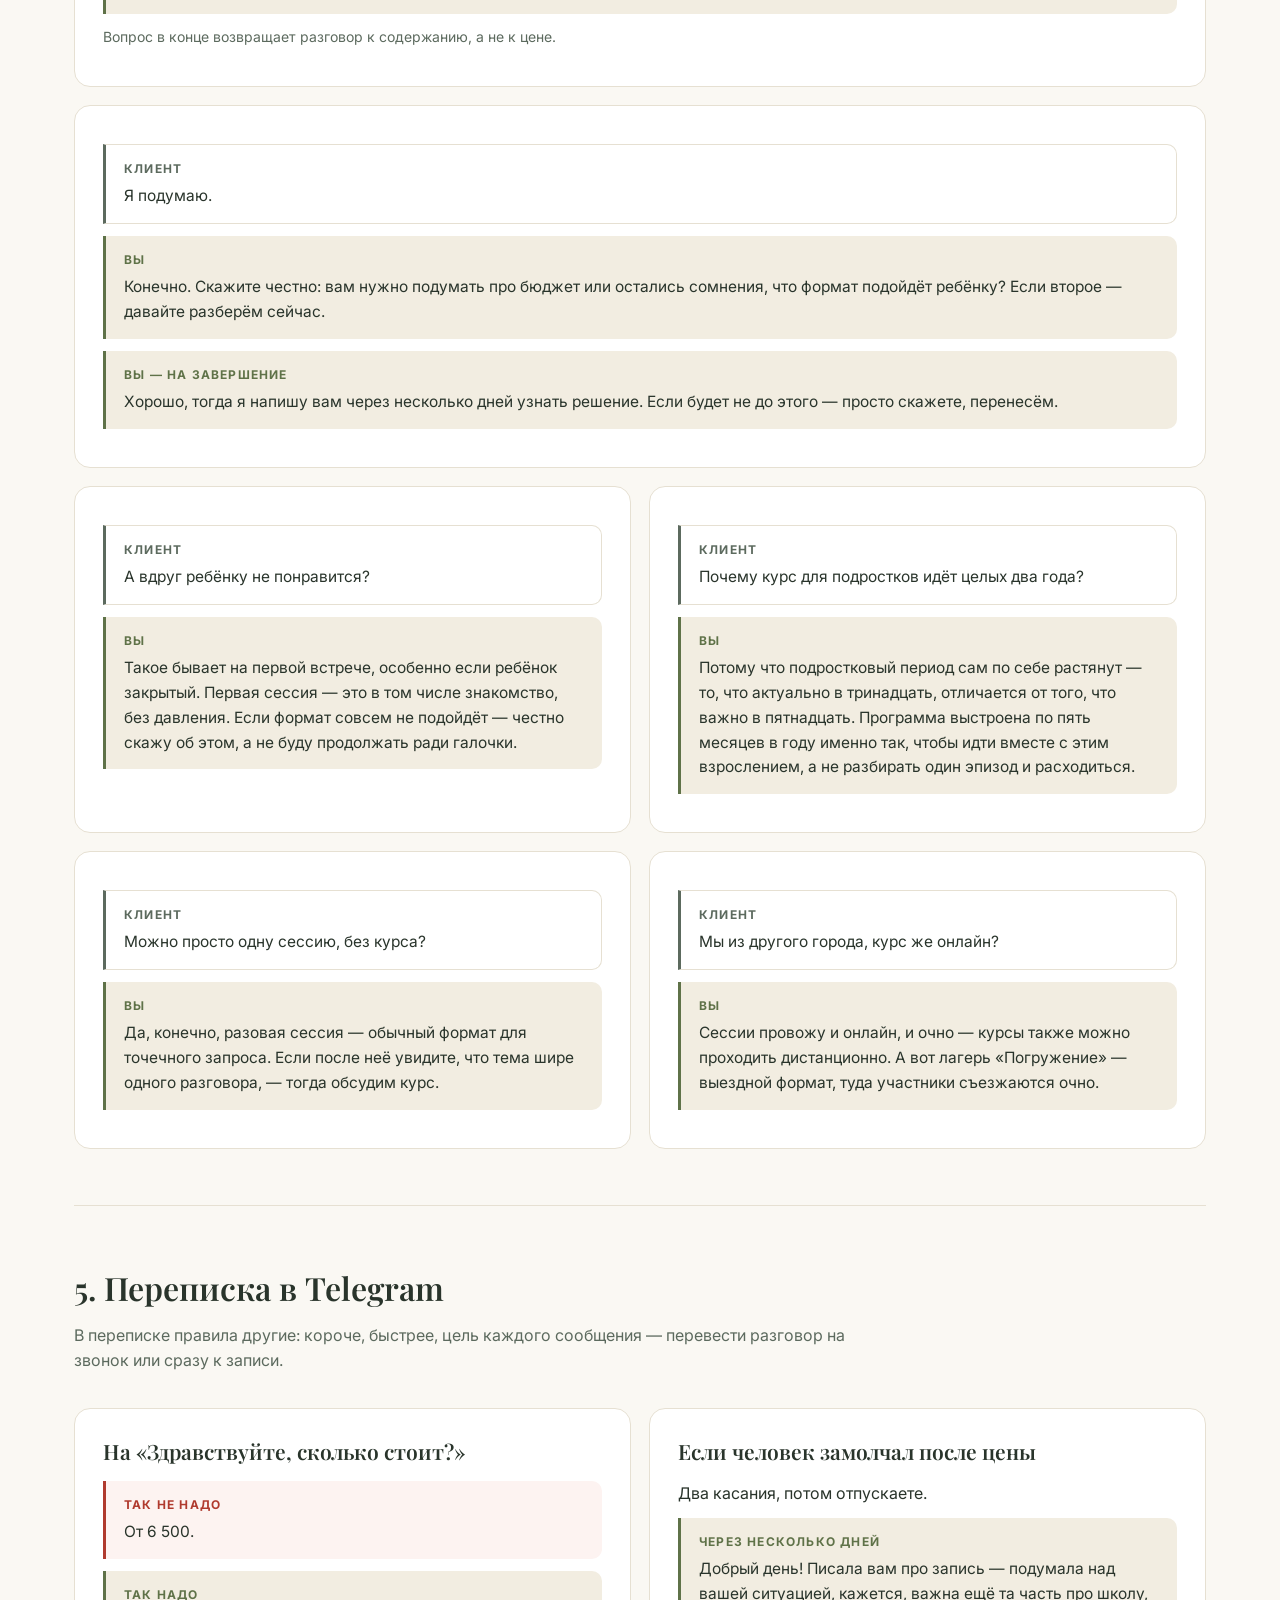
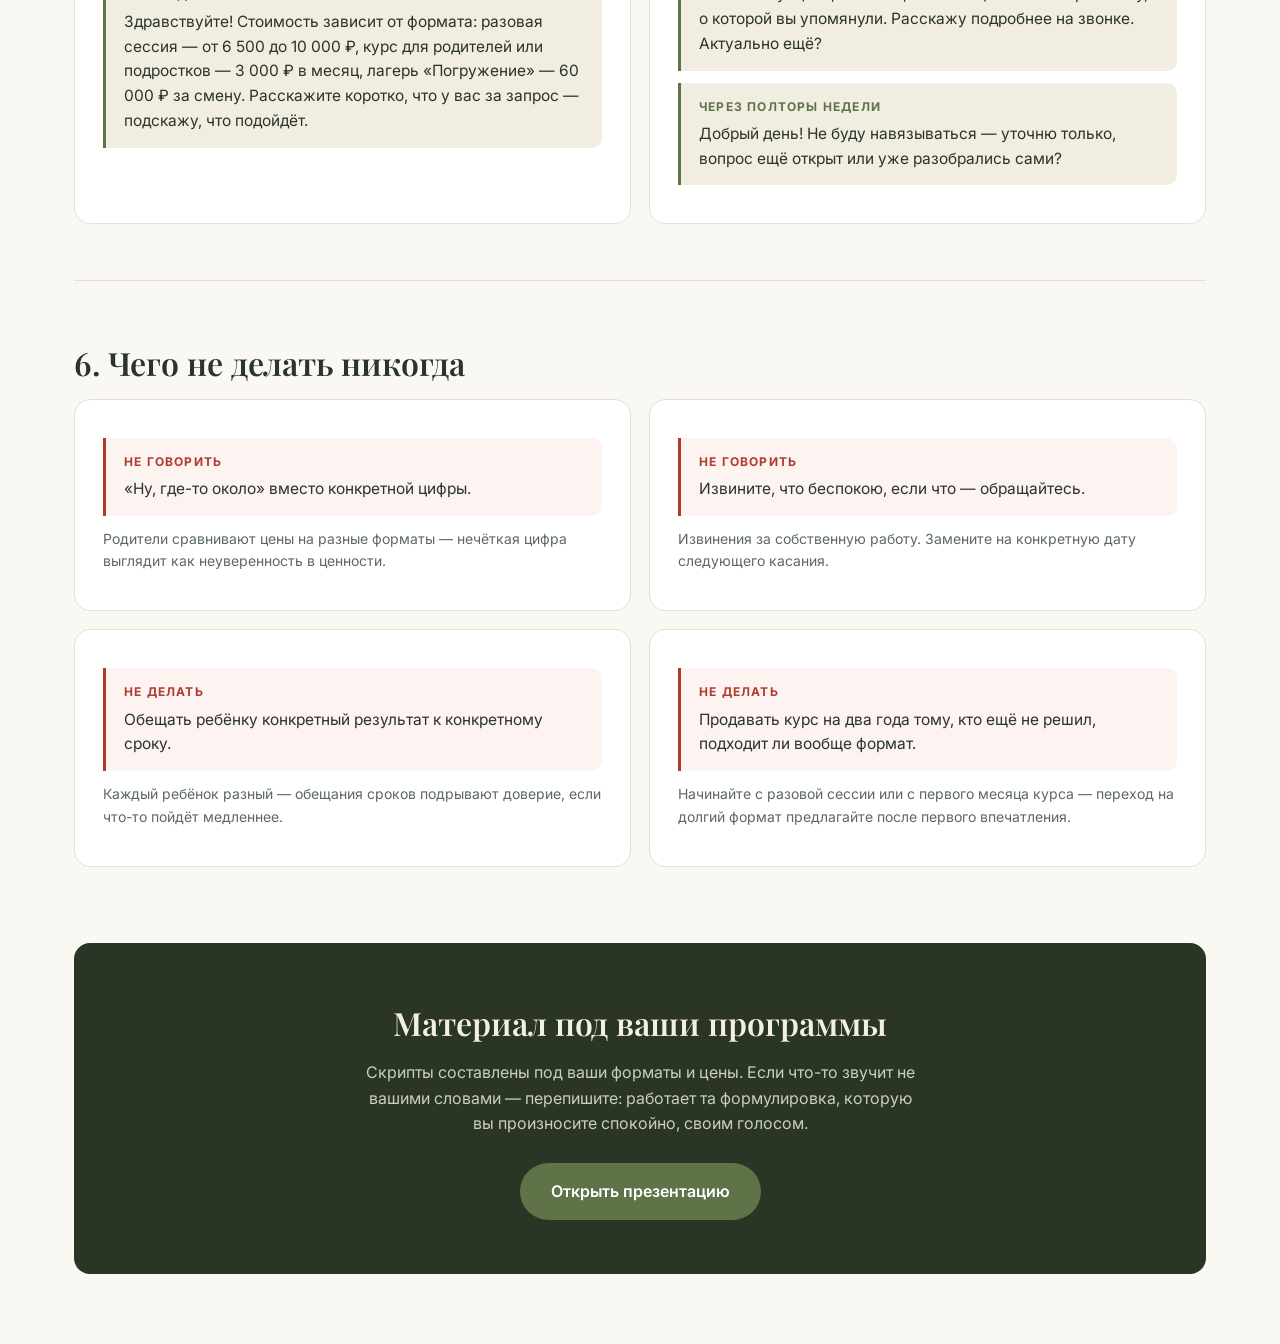
<file: scripts.html>
<!DOCTYPE html>
<html lang="ru">
<head>
<meta charset="UTF-8">
<meta name="viewport" content="width=device-width, initial-scale=1.0">
<title>Скрипты продаж — Марина Светлакова</title>
<meta name="description" content="Что говорить в переписке и на звонке, когда родитель или педагог уже написал: структура разговора, как называть цену, отработка возражений.">
<meta name="robots" content="noindex">
<link rel="preconnect" href="https://fonts.googleapis.com">
<link rel="preconnect" href="https://fonts.gstatic.com" crossorigin>
<link href="https://fonts.googleapis.com/css2?family=Playfair+Display:wght@500;600;700&family=Inter:wght@400;500;600;700;800&display=swap" rel="stylesheet">
<link rel="stylesheet" href="styles.css">
<link rel="stylesheet" href="materials.css">
</head>
<body>

<div class="doc-bar">
  <div class="doc-bar__inner">
    <a href="index.html" class="doc-bar__back">← <span>Назад на сайт</span></a>
    <div class="doc-bar__actions">
      <a href="materials.html" class="btn btn--ghost">Все материалы</a>
      <a href="presentation.html" class="btn btn--ghost">Презентация</a>
      <button class="btn btn--primary" onclick="window.print()">Сохранить в PDF</button>
    </div>
  </div>
</div>

<div class="container">

  <section class="doc-hero">
    <p class="eyebrow">Материал для внутреннего пользования</p>
    <h1>Скрипты продаж: разговор с родителем или педагогом, который уже написал</h1>
    <p class="doc-hero__lead">Заявка с сайта — ещё не запись на сессию, курс или лагерь. Дальше решает разговор: как вы уточняете запрос, в какой момент называете цену и что отвечаете на «дорого» и «а вдруг ребёнку не подойдёт». Здесь — готовые формулировки под вашу линейку: сессии от 6 500 до 10 000 ₽, курсы для родителей и подростков по 3 000 ₽/мес, лагерь «Погружение» 60 000 ₽.</p>
    <nav class="toc">
      <a href="#prep">Перед разговором</a>
      <a href="#call">Структура разговора</a>
      <a href="#price">Как называть цену</a>
      <a href="#objections">Возражения</a>
      <a href="#chat">Переписка в Telegram</a>
      <a href="#stop">Чего не делать</a>
    </nav>
  </section>

  <section class="doc-section" id="prep">
    <h2>1. Перед разговором — три минуты подготовки</h2>
    <p class="doc-section__lead">Цель — понимать, с чем пришёл человек, ещё до звонка. Родитель, который пишет про ребёнка, и педагог, который спрашивает про выезд в школу, — это два разных разговора с разной ценой вопроса.</p>

    <div class="grid-3">
      <div class="card">
        <p class="card__title">Посмотрите заявку</p>
        <p>Что выбрано в поле «что интересует» — сессия, курс или лагерь — и что написано в комментарии. Это определяет, с какого формата начинать разговор, а не с общего «чем я могу помочь».</p>
      </div>
      <div class="card">
        <p class="card__title">Определите, кто пишет</p>
        <p>Родитель ребёнка, взрослый за себя или педагог/школа. Для родителя разговор идёт через тревогу за ребёнка, для взрослого — через личный запрос, для педагога — через пользу для класса.</p>
      </div>
      <div class="card">
        <p class="card__title">Решите, с чего предложить</p>
        <p>Если запрос точечный — разовая сессия. Если тема тянется давно (тревожность, отношения в семье, самоопределение подростка) — предлагайте курс, а не разовую встречу.</p>
      </div>
    </div>

    <div class="tip">
      <strong>Правило первого касания:</strong> отвечайте на заявку в течение дня. Родитель, который решился написать про ребёнка, часто колебался и ждёт быстрой реакции, а не молчания на сутки.
    </div>
  </section>

  <section class="doc-section" id="call">
    <h2>2. Структура разговора — пять шагов</h2>
    <p class="doc-section__lead">Звонок или переписка длится 10–15 минут. Задача — понять запрос, показать, что вы видите ситуацию точнее, чем кажется на первый взгляд, и записать на подходящий формат.</p>

    <div class="card">
      <div class="card__head"><span class="card__step">1</span><p class="card__title">Контакт и рамка разговора</p></div>
      <p>Сразу обозначьте, что будет происходить. Родитель расслабляется, когда понимает структуру, а не гадает, к чему вы клоните.</p>
      <div class="say">
        <span class="say__who">Вы</span>
        Здравствуйте, это Марина. Вы оставили заявку — сейчас коротко расспрошу, что происходит, чтобы понять, какой формат подойдёт: разовая встреча, курс или, может быть, лагерь. Это просто разговор, ни к чему не обязывает. Хорошо?
      </div>
    </div>

    <div class="card">
      <div class="card__head"><span class="card__step">2</span><p class="card__title">Квалификация: что за запрос</p></div>
      <p>Несколько вопросов, без которых нельзя понять формат.</p>
      <ul class="ul">
        <li><b>Про кого запрос?</b> — про ребёнка, про себя как родителя, про класс/школу.</li>
        <li><b>Что именно беспокоит?</b> — конкретная ситуация или общее ощущение, что «что-то не так».</li>
        <li><b>Как давно это длится?</b> — разовая ситуация или тянется месяцами.</li>
        <li><b>Что уже пробовали?</b> — разговоры дома, школьный психолог, ничего не делали.</li>
      </ul>
      <div class="say say--client">
        <span class="say__who">Клиент</span>
        А можно сразу сказать, что вы посоветуете, без лишних вопросов?
      </div>
      <div class="say">
        <span class="say__who">Вы</span>
        Могу дать общее направление сразу, но точнее скажу после двух-трёх вопросов — иначе это будет совет наугад, а не под вашу ситуацию.
      </div>
    </div>

    <div class="card">
      <div class="card__head"><span class="card__step">3</span><p class="card__title">Показать формат под ситуацию</p></div>
      <p>Не перечисляйте весь прайс подряд. Предложите один-два варианта под конкретный запрос.</p>
      <div class="say">
        <span class="say__who">Вы — точечный запрос</span>
        Судя по тому, что вы рассказали, это конкретная ситуация — подойдёт одна встреча: детская сессия 6 500 ₽ или сессия для взрослого от 8 000 ₽ онлайн, 10 000 ₽ очно.
      </div>
      <div class="say">
        <span class="say__who">Вы — запрос длится давно, тема взросления или отношений в семье</span>
        По тому, что вы описали, это не разовая ситуация, а процесс — для этого у меня есть курсы: для родителей 3 000 ₽ в месяц, для подростков тоже 3 000 ₽ в месяц. Занимаемся регулярно, а не разбираем один эпизод и расходимся.
      </div>
      <div class="say">
        <span class="say__who">Вы — если это про школу/педагогов</span>
        Если хотите, чтобы я поработала с педагогами или провела занятие для детей у вас в школе — это выездной формат, раз в квартал. Обсудим программу и стоимость под вашу школу отдельно.
      </div>
      <p class="card__note">Всегда предлагайте следующий шаг вверх («а если хотите глубже — есть ещё курс/лагерь»), но не давите.</p>
    </div>

    <div class="card">
      <div class="card__head"><span class="card__step">4</span><p class="card__title">Назвать цену</p></div>
      <p>Подробно — в следующем разделе. Коротко: называете спокойно, одной фразой, и сразу переходите к следующему вопросу.</p>
    </div>

    <div class="card">
      <div class="card__head"><span class="card__step">5</span><p class="card__title">Закрыть на запись</p></div>
      <p>Не заканчивайте разговор фразой «ну, подумайте». Всегда — конкретное действие с датой.</p>
      <div class="say">
        <span class="say__who">Вы</span>
        Тогда предлагаю так: назначим первую встречу на этой неделе — вам удобнее в будни после школы или в выходные?
      </div>
    </div>
  </section>

  <section class="doc-section" id="price">
    <h2>3. Как называть цену</h2>
    <p class="doc-section__lead">Правило одно: цена называется как факт, без пауз и без «ну, где-то примерно».</p>

    <div class="grid-2">
      <div class="card">
        <span class="tag">Формула</span>
        <p class="card__title">Ценность → цифра → следующий вопрос</p>
        <p>Сначала коротко напомните, что входит в формат. Потом называете число. Сразу задаёте вопрос — чтобы не повисла пауза.</p>
        <div class="say">
          <span class="say__who">Вы</span>
          Курс для подростков — это три встречи в месяц по полтора часа, регулярная работа с самоопределением и отношениями со сверстниками. 3 000 рублей в месяц. Вам удобнее начать с этой недели или со следующей?
        </div>
      </div>
      <div class="card">
        <span class="tag">Два варианта</span>
        <p class="card__title">Давайте выбор из двух форматов</p>
        <p>Когда вариант один — человек выбирает между «да» и «нет». Когда их два — он выбирает между вашими вариантами.</p>
        <ul class="ul">
          <li><b>6 500–10 000 ₽</b> — разовая сессия.</li>
          <li><b>3 000 ₽/мес</b> — курс для родителей или подростков.</li>
        </ul>
        <p class="card__note">При системном, длительном запросе большинство выбирает курс — там видна разница между разовым разговором и регулярной работой.</p>
      </div>
    </div>

    <div class="tip">
      <strong>Про лагерь «Погружение»:</strong> 60 000 ₽ — сумма, которую не называют вскользь. Сначала расскажите про формат (7 дней, от 21 до 50 человек, полное сопровождение), потом цену, и сразу — про то, что мест в потоке ограниченное количество, лагерь проходит раз в квартал.
    </div>
  </section>

  <section class="doc-section" id="objections">
    <h2>4. Отработка возражений</h2>
    <p class="doc-section__lead">Схема на каждое возражение одна: согласиться с чувством человека, развернуть смысл, вернуть вопрос.</p>

    <div class="card">
      <div class="say say--client"><span class="say__who">Клиент</span>Дорого для курса, это же просто разговоры.</div>
      <div class="say">
        <span class="say__who">Вы</span>
        Понимаю, сумма ощутимая при регулярной оплате. Поясню: это не просто разговоры, а системная работа психолога-педагога с ребёнком на протяжении года — те изменения, которые не происходят за один визит. Многие родители сравнивают это с репетитором, только предмет — самоощущение и отношения, а не школьный курс.
      </div>
    </div>

    <div class="card">
      <div class="say say--client"><span class="say__who">Клиент</span>60 000 за лагерь — не слишком дорого?</div>
      <div class="say">
        <span class="say__who">Вы</span>
        Понимаю, сумма заметная. В неё входит полное недельное сопровождение — проживание, программа, работа психолога-педагога с группой и с каждым участником. Это не отдых, а концентрированный формат, который обычно заменяет несколько месяцев курса по глубине. Расскажите, что для вас сейчас важнее всего — самостоятельность ребёнка или работа с конкретной темой?
      </div>
      <p class="card__note">Вопрос в конце возвращает разговор к содержанию, а не к цене.</p>
    </div>

    <div class="card">
      <div class="say say--client"><span class="say__who">Клиент</span>Я подумаю.</div>
      <div class="say">
        <span class="say__who">Вы</span>
        Конечно. Скажите честно: вам нужно подумать про бюджет или остались сомнения, что формат подойдёт ребёнку? Если второе — давайте разберём сейчас.
      </div>
      <div class="say">
        <span class="say__who">Вы — на завершение</span>
        Хорошо, тогда я напишу вам через несколько дней узнать решение. Если будет не до этого — просто скажете, перенесём.
      </div>
    </div>

    <div class="grid-2">
      <div class="card">
        <div class="say say--client"><span class="say__who">Клиент</span>А вдруг ребёнку не понравится?</div>
        <div class="say">
          <span class="say__who">Вы</span>
          Такое бывает на первой встрече, особенно если ребёнок закрытый. Первая сессия — это в том числе знакомство, без давления. Если формат совсем не подойдёт — честно скажу об этом, а не буду продолжать ради галочки.
        </div>
      </div>
      <div class="card">
        <div class="say say--client"><span class="say__who">Клиент</span>Почему курс для подростков идёт целых два года?</div>
        <div class="say">
          <span class="say__who">Вы</span>
          Потому что подростковый период сам по себе растянут — то, что актуально в тринадцать, отличается от того, что важно в пятнадцать. Программа выстроена по пять месяцев в году именно так, чтобы идти вместе с этим взрослением, а не разбирать один эпизод и расходиться.
        </div>
      </div>
      <div class="card">
        <div class="say say--client"><span class="say__who">Клиент</span>Можно просто одну сессию, без курса?</div>
        <div class="say">
          <span class="say__who">Вы</span>
          Да, конечно, разовая сессия — обычный формат для точечного запроса. Если после неё увидите, что тема шире одного разговора, — тогда обсудим курс.
        </div>
      </div>
      <div class="card">
        <div class="say say--client"><span class="say__who">Клиент</span>Мы из другого города, курс же онлайн?</div>
        <div class="say">
          <span class="say__who">Вы</span>
          Сессии провожу и онлайн, и очно — курсы также можно проходить дистанционно. А вот лагерь «Погружение» — выездной формат, туда участники съезжаются очно.
        </div>
      </div>
    </div>
  </section>

  <section class="doc-section" id="chat">
    <h2>5. Переписка в Telegram</h2>
    <p class="doc-section__lead">В переписке правила другие: короче, быстрее, цель каждого сообщения — перевести разговор на звонок или сразу к записи.</p>

    <div class="grid-2">
      <div class="card">
        <p class="card__title">На «Здравствуйте, сколько стоит?»</p>
        <div class="say say--stop">
          <span class="say__who">Так не надо</span>
          От 6 500.
        </div>
        <div class="say">
          <span class="say__who">Так надо</span>
          Здравствуйте! Стоимость зависит от формата: разовая сессия — от 6 500 до 10 000 ₽, курс для родителей или подростков — 3 000 ₽ в месяц, лагерь «Погружение» — 60 000 ₽ за смену. Расскажите коротко, что у вас за запрос — подскажу, что подойдёт.
        </div>
      </div>
      <div class="card">
        <p class="card__title">Если человек замолчал после цены</p>
        <p>Два касания, потом отпускаете.</p>
        <div class="say">
          <span class="say__who">Через несколько дней</span>
          Добрый день! Писала вам про запись — подумала над вашей ситуацией, кажется, важна ещё та часть про школу, о которой вы упомянули. Расскажу подробнее на звонке. Актуально ещё?
        </div>
        <div class="say">
          <span class="say__who">Через полторы недели</span>
          Добрый день! Не буду навязываться — уточню только, вопрос ещё открыт или уже разобрались сами?
        </div>
      </div>
    </div>
  </section>

  <section class="doc-section" id="stop">
    <h2>6. Чего не делать никогда</h2>
    <div class="grid-2">
      <div class="card">
        <div class="say say--stop"><span class="say__who">Не говорить</span>«Ну, где-то около» вместо конкретной цифры.</div>
        <p class="card__note">Родители сравнивают цены на разные форматы — нечёткая цифра выглядит как неуверенность в ценности.</p>
      </div>
      <div class="card">
        <div class="say say--stop"><span class="say__who">Не говорить</span>Извините, что беспокою, если что — обращайтесь.</div>
        <p class="card__note">Извинения за собственную работу. Замените на конкретную дату следующего касания.</p>
      </div>
      <div class="card">
        <div class="say say--stop"><span class="say__who">Не делать</span>Обещать ребёнку конкретный результат к конкретному сроку.</div>
        <p class="card__note">Каждый ребёнок разный — обещания сроков подрывают доверие, если что-то пойдёт медленнее.</p>
      </div>
      <div class="card">
        <div class="say say--stop"><span class="say__who">Не делать</span>Продавать курс на два года тому, кто ещё не решил, подходит ли вообще формат.</div>
        <p class="card__note">Начинайте с разовой сессии или с первого месяца курса — переход на долгий формат предлагайте после первого впечатления.</p>
      </div>
    </div>
  </section>

  <div class="cta-final">
    <h2>Материал под ваши программы</h2>
    <p>Скрипты составлены под ваши форматы и цены. Если что-то звучит не вашими словами — перепишите: работает та формулировка, которую вы произносите спокойно, своим голосом.</p>
    <a href="presentation.html" class="btn btn--primary btn--lg">Открыть презентацию</a>
  </div>

</div>

</body>
</html>
</file>
<file: styles.css>
:root {
  --clr-bg: #faf8f3;
  --clr-bg-alt: #f2ede1;
  --clr-surface: #ffffff;
  --clr-ink: #29342b;
  --clr-ink-soft: #5c6a5e;
  --clr-accent: #7c8f5f;
  --clr-accent-dark: #5f7248;
  --clr-gold: #c9a35a;
  --clr-border: #e6e0d2;
  --radius: 16px;
  --shadow: 0 20px 50px -25px rgba(41, 52, 43, 0.25);
  --font-head: 'Playfair Display', serif;
  --font-body: 'Inter', sans-serif;
}

* { box-sizing: border-box; }
html { scroll-behavior: smooth; }
body {
  margin: 0;
  font-family: var(--font-body);
  background: var(--clr-bg);
  color: var(--clr-ink);
  line-height: 1.6;
}
img { max-width: 100%; display: block; }
a { color: inherit; text-decoration: none; }
ul { margin: 0; padding: 0; list-style: none; }
h1, h2, h3 { font-family: var(--font-head); font-weight: 600; margin: 0 0 12px; color: var(--clr-ink); }
p { margin: 0 0 12px; }

.container { max-width: 1180px; margin: 0 auto; padding: 0 24px; }

.btn {
  display: inline-flex; align-items: center; justify-content: center;
  padding: 12px 24px; border-radius: 999px; font-weight: 600; font-size: 15px;
  border: 1px solid transparent; cursor: pointer; transition: transform .18s ease, box-shadow .18s ease, background .18s ease;
  white-space: nowrap;
}
.btn--primary { background: var(--clr-accent-dark); color: #fff; }
.btn--primary:hover { background: var(--clr-accent); transform: translateY(-2px); box-shadow: 0 12px 24px -12px rgba(95,114,72,.6); }
.btn--ghost { background: transparent; color: var(--clr-accent-dark); border-color: var(--clr-accent-dark); }
.btn--ghost:hover { background: var(--clr-accent-dark); color: #fff; }
.btn--lg { padding: 15px 30px; font-size: 16px; }

.section-tag {
  display: inline-block; font-size: 13px; font-weight: 700; letter-spacing: .08em; text-transform: uppercase;
  color: var(--clr-accent-dark); margin-bottom: 12px;
}
.section-tag--light { color: #e9dcb8; }
.section-lead { max-width: 640px; color: var(--clr-ink-soft); font-size: 17px; }

/* HEADER */
.header {
  position: sticky; top: 0; z-index: 100; background: rgba(250, 248, 243, .9);
  backdrop-filter: blur(10px); border-bottom: 1px solid transparent; transition: border-color .2s, box-shadow .2s;
}
.header.scrolled { border-color: var(--clr-border); box-shadow: 0 8px 24px -20px rgba(0,0,0,.3); }
.header__inner {
  display: flex; align-items: center; justify-content: space-between; gap: 24px; min-width: 0; padding: 16px 24px;
}
.logo { font-family: var(--font-head); font-size: 20px; font-weight: 600; flex-shrink: 0; color: var(--clr-ink); }
.logo span { color: var(--clr-accent-dark); }
.nav { display: flex; gap: 22px; }
.nav a { font-size: 14.5px; font-weight: 500; color: var(--clr-ink-soft); white-space: nowrap; transition: color .15s; }
.nav a:hover { color: var(--clr-accent-dark); }
.header__actions { display: flex; align-items: center; gap: 16px; flex-shrink: 0; }
.header__phone { font-weight: 600; font-size: 14.5px; white-space: nowrap; }
.burger { display: none; flex-direction: column; gap: 5px; background: none; border: none; cursor: pointer; padding: 4px; }
.burger span { width: 22px; height: 2px; background: var(--clr-ink); border-radius: 2px; }

/* HERO */
.hero { padding: 72px 0 64px; background: linear-gradient(180deg, var(--clr-bg-alt), var(--clr-bg)); }
.hero__inner { display: grid; grid-template-columns: 1.15fr .85fr; gap: 56px; align-items: center; }
.eyebrow { display: inline-block; font-size: 13px; font-weight: 700; letter-spacing: .06em; text-transform: uppercase; color: var(--clr-gold); margin-bottom: 16px; }
.hero h1 { font-size: 44px; line-height: 1.18; margin-bottom: 18px; }
.hero__lead { font-size: 18px; color: var(--clr-ink-soft); margin-bottom: 28px; }
.hero__cta { display: flex; gap: 14px; flex-wrap: wrap; margin-bottom: 40px; }
.hero__stats { display: flex; gap: 36px; flex-wrap: wrap; }
.stat__num { display: block; font-family: var(--font-head); font-size: 32px; font-weight: 700; color: var(--clr-accent-dark); }
.stat__label { font-size: 13.5px; color: var(--clr-ink-soft); }

.hero__card {
  background: var(--clr-surface); border-radius: var(--radius); box-shadow: var(--shadow);
  overflow: hidden; border: 1px solid var(--clr-border);
}
.hero__card-photo { display: block; width: 100%; height: 360px; object-fit: cover; object-position: center 25%; }
.hero__card-body { padding: 26px; }
.hero__card-quote { font-family: var(--font-head); font-style: italic; font-size: 17px; color: var(--clr-ink); }
.hero__card-name { font-size: 14px; color: var(--clr-ink-soft); font-weight: 600; }

/* ADVANTAGES */
.adv-section { padding: 88px 0; }
.adv-section h2, .services h2, .price-section h2, .process h2, .reviews h2, .faq h2, .form-section h2 { font-size: 34px; }
.adv-grid { display: grid; grid-template-columns: repeat(3, 1fr); gap: 28px; margin-top: 40px; }
.adv__icon-wrap { display: none; }
.adv { background: var(--clr-surface); border: 1px solid var(--clr-border); border-radius: var(--radius); padding: 28px; }
.adv__icon { width: 46px; height: 46px; border-radius: 12px; background: var(--clr-bg-alt); color: var(--clr-accent-dark); display: flex; align-items: center; justify-content: center; margin-bottom: 16px; }
.adv__icon svg { width: 24px; height: 24px; }
.adv h3 { font-size: 18px; }
.adv p { color: var(--clr-ink-soft); font-size: 15px; margin: 0; }

/* SERVICES */
.services { padding: 0 0 88px; }
.services-grid { display: grid; grid-template-columns: repeat(3, 1fr); gap: 24px; margin-top: 40px; }
.service { background: var(--clr-surface); border: 1px solid var(--clr-border); border-radius: var(--radius); padding: 26px; display: flex; flex-direction: column; }
.service--accent { background: linear-gradient(160deg, var(--clr-accent-dark), var(--clr-accent)); color: #fff; border: none; }
.service--accent h3, .service--accent .service__price { color: #fff; }
.service--accent .service__badge { background: rgba(255,255,255,.18); color: #fff; }
.service__badge { align-self: flex-start; font-size: 12px; font-weight: 700; text-transform: uppercase; letter-spacing: .04em; background: var(--clr-bg-alt); color: var(--clr-accent-dark); padding: 5px 12px; border-radius: 999px; margin-bottom: 14px; }
.service h3 { font-size: 19px; }
.service p { color: var(--clr-ink-soft); font-size: 14.5px; flex: 1; }
.service--accent p { color: rgba(255,255,255,.88); }
.service__price { font-weight: 700; font-size: 18px; margin-top: 8px; }

/* CAMP */
.camp { background: linear-gradient(150deg, #3c4a34, #2a3526); color: #f3efe2; padding: 88px 0; }
.camp__inner { display: grid; grid-template-columns: 1.2fr .8fr; gap: 48px; align-items: center; }
.camp h2 { color: #fff; font-size: 34px; }
.camp__lead { color: #d7dccb; font-size: 17px; }
.camp__list { margin: 20px 0 28px; display: flex; flex-direction: column; gap: 10px; }
.camp__list li { padding-left: 26px; position: relative; color: #e5e8d8; font-size: 15px; }
.camp__list li::before { content: '✓'; position: absolute; left: 0; color: var(--clr-gold); font-weight: 700; }
.camp__card { background: rgba(255,255,255,.06); border: 1px solid rgba(255,255,255,.15); border-radius: var(--radius); padding: 28px; backdrop-filter: blur(6px); }
.camp__card-row { display: flex; justify-content: space-between; padding: 14px 0; border-bottom: 1px solid rgba(255,255,255,.12); font-size: 15px; }
.camp__card-row:last-child { border-bottom: none; }
.camp__card-row span { color: #c9cfb9; }
.camp__card-row strong { color: #fff; }
.camp__cta { display: flex; gap: 14px; flex-wrap: wrap; }
.camp .btn--ghost { color: #fff; border-color: rgba(255,255,255,.5); }
.camp .btn--ghost:hover { background: #fff; color: var(--clr-accent-dark); }

/* PRICE */
.price-section { padding: 88px 0; }
.price-table { margin-top: 36px; border: 1px solid var(--clr-border); border-radius: var(--radius); overflow: hidden; background: var(--clr-surface); }
.price-row { display: grid; grid-template-columns: 2fr 1.4fr 1fr; gap: 12px; padding: 16px 24px; border-bottom: 1px solid var(--clr-border); font-size: 15px; align-items: center; }
.price-row:last-child { border-bottom: none; }
.price-row--head { background: var(--clr-bg-alt); font-weight: 700; font-size: 13px; text-transform: uppercase; letter-spacing: .04em; color: var(--clr-ink-soft); }
.price-row--accent { background: #f4ecd8; font-weight: 700; }
.price-row span:last-child { text-align: right; font-weight: 600; }
.price-row--head span:last-child { font-weight: 700; }

/* PROCESS */
.process { padding: 0 0 88px; }
.process-grid { display: grid; grid-template-columns: repeat(4, 1fr); gap: 20px; margin-top: 40px; }
.step { text-align: center; }
.step__num {
  display: flex; align-items: center; justify-content: center; width: 44px; height: 44px; margin: 0 auto 16px;
  border-radius: 50%; background: var(--clr-accent-dark); color: #fff; font-family: var(--font-head); font-weight: 700; font-size: 18px;
}
.step h3 { font-size: 16px; }
.step p { font-size: 14px; color: var(--clr-ink-soft); }

/* REVIEWS */
.reviews { padding: 0 0 88px; }
.reviews-grid { display: grid; grid-template-columns: repeat(3, 1fr); gap: 24px; margin-top: 40px; }
.review { background: var(--clr-surface); border: 1px solid var(--clr-border); border-radius: var(--radius); padding: 26px; }
.review p { font-style: italic; color: var(--clr-ink); }
.review__name { font-size: 13.5px; color: var(--clr-ink-soft); font-weight: 600; }
.reviews__note { margin-top: 20px; font-size: 13px; color: var(--clr-ink-soft); opacity: .8; }
.reviews__note a { text-decoration: underline; opacity: 1; color: var(--clr-accent-dark); }

/* FAQ */
.faq { padding: 0 0 88px; }
.faq__list { margin-top: 36px; display: flex; flex-direction: column; gap: 12px; max-width: 760px; }
.faq__item { background: var(--clr-surface); border: 1px solid var(--clr-border); border-radius: 12px; padding: 18px 22px; }
.faq__item summary { cursor: pointer; font-weight: 600; font-size: 16px; list-style: none; position: relative; padding-right: 24px; }
.faq__item summary::-webkit-details-marker { display: none; }
.faq__item summary::after { content: '+'; position: absolute; right: 0; top: 0; font-size: 20px; color: var(--clr-accent-dark); }
.faq__item[open] summary::after { content: '−'; }
.faq__item p { margin-top: 12px; color: var(--clr-ink-soft); font-size: 15px; }
.faq__item p a { color: var(--clr-accent-dark); text-decoration: underline; }

/* FORM */
.form-section { padding: 0 0 96px; }
.form-section__inner { display: grid; grid-template-columns: 1.1fr .9fr; gap: 32px; align-items: stretch; }
.form-card { background: var(--clr-surface); border: 1px solid var(--clr-border); border-radius: var(--radius); padding: 36px; box-shadow: var(--shadow); }
.form { display: flex; flex-direction: column; gap: 16px; margin-top: 8px; }
.form label { display: flex; flex-direction: column; gap: 6px; font-size: 14px; font-weight: 600; color: var(--clr-ink-soft); }
.form input, .form select, .form textarea {
  font-family: var(--font-body); font-size: 15px; padding: 12px 14px; border-radius: 10px; border: 1px solid var(--clr-border);
  background: var(--clr-bg); color: var(--clr-ink); resize: vertical;
}
.form input:focus, .form select:focus, .form textarea:focus { outline: none; border-color: var(--clr-accent-dark); }
.map-card { border-radius: var(--radius); overflow: hidden; min-height: 320px; border: 1px solid var(--clr-border); }
.map-card iframe { width: 100%; height: 100%; min-height: 320px; border: 0; }

/* FOOTER */
.footer { background: #2a3526; color: #d7dccb; padding: 64px 0 0; }
.footer__inner { display: grid; grid-template-columns: 1.5fr 1fr 1fr 1fr; gap: 32px; padding-bottom: 40px; }
.footer__col { display: flex; flex-direction: column; gap: 10px; }
.footer__col h4 { color: #fff; font-family: var(--font-body); font-size: 14px; text-transform: uppercase; letter-spacing: .05em; margin-bottom: 4px; }
.footer__col a { color: #c9cfb9; font-size: 14.5px; }
.footer__col a:hover { color: #fff; }
.logo--footer { color: #fff; }
.logo--footer span { color: var(--clr-gold); }
.footer__bottom { border-top: 1px solid rgba(255,255,255,.12); padding: 20px 24px; font-size: 13px; color: #9aa389; text-align: center; }

/* FAB */
.fab {
  position: fixed; bottom: 24px; right: 24px; width: 56px; height: 56px; border-radius: 50%;
  background: var(--clr-accent-dark); color: #fff; display: flex; align-items: center; justify-content: center;
  box-shadow: 0 12px 24px -8px rgba(0,0,0,.4); z-index: 90; transition: transform .2s;
}
.fab:hover { transform: scale(1.08); }
.fab svg { width: 26px; height: 26px; }
.fab--vk { bottom: 92px; background: #0077ff; }

/* REVEAL */
.reveal { opacity: 0; transform: translateY(24px); transition: opacity .6s ease, transform .6s ease; }
.reveal.is-visible { opacity: 1; transform: none; }

/* RESPONSIVE */
@media (max-width: 1180px) {
  .nav { gap: 16px; }
  .nav a { font-size: 14px; }
}
@media (max-width: 1100px) {
  .nav { display: none; }
  .burger { display: flex; }
  .nav.is-open {
    display: flex; flex-direction: column; position: absolute; top: 100%; left: 0; right: 0;
    background: var(--clr-surface); padding: 20px 24px; gap: 16px; border-bottom: 1px solid var(--clr-border);
  }
}
@media (max-width: 900px) {
  .hero__inner { grid-template-columns: 1fr; }
  .hero__card { order: -1; }
  .adv-grid, .services-grid, .reviews-grid { grid-template-columns: repeat(2, 1fr); }
  .process-grid { grid-template-columns: repeat(3, 1fr); }
  .camp__inner { grid-template-columns: 1fr; }
  .form-section__inner { grid-template-columns: 1fr; }
  .footer__inner { grid-template-columns: 1fr 1fr; }
  .price-row { grid-template-columns: 1.6fr 1fr .8fr; font-size: 13.5px; padding: 14px 16px; }
}
@media (max-width: 560px) {
  .header__phone { display: none; }
  .hero h1 { font-size: 32px; }
  .adv-grid, .services-grid, .reviews-grid, .process-grid { grid-template-columns: 1fr; }
  .hero__stats { gap: 24px; }
  .footer__inner { grid-template-columns: 1fr; }
}
@media (max-width: 380px) {
  .logo span { display: none; }
}

.footer__addr { color: #c9cfb9; font-size: 14.5px; }

/* NEXT */
.next { padding: 88px 0 24px; }
.next h2 { font-size: 34px; }
.next__grid { display: grid; grid-template-columns: 1fr 1fr; gap: 24px; margin-top: 36px; }
.next__card { background: var(--clr-surface); border: 1px solid var(--clr-border); border-radius: var(--radius); padding: 28px; box-shadow: var(--shadow); }
.next__card h3 { font-size: 20px; margin: 0 0 12px; }
.next__card h3:not(:first-child) { margin-top: 24px; }
.next__facts { display: flex; flex-direction: column; }
.next__facts li { display: flex; justify-content: space-between; gap: 16px; padding: 12px 0; border-bottom: 1px solid var(--clr-border); font-size: 15px; }
.next__facts li:last-child { border-bottom: none; }
.next__facts span { color: var(--clr-ink-soft); }
.next__facts strong { text-align: right; }
.next__list { display: flex; flex-direction: column; gap: 10px; }
.next__list li { padding-left: 26px; position: relative; font-size: 15px; }
.next__list li::before { content: '✓'; position: absolute; left: 0; color: var(--clr-accent-dark); font-weight: 700; }
.next__rhythm { font-size: 15px; color: var(--clr-ink-soft); }
.next__note { max-width: 760px; margin-top: 28px; color: var(--clr-ink-soft); font-size: 15px; }
.next__cta { display: flex; flex-wrap: wrap; gap: 14px; margin-top: 28px; }
@media (max-width: 900px) { .next__grid { grid-template-columns: 1fr; } }
</file>
<file: materials.css>
/* Стили для материалов: скрипты продаж, презентация, аутрич */

.doc-bar {
  position: sticky;
  top: 0;
  z-index: 50;
  background: rgba(250, 248, 243, 0.94);
  backdrop-filter: blur(10px);
  border-bottom: 1px solid var(--clr-border);
}
.doc-bar__inner {
  display: flex;
  align-items: center;
  justify-content: space-between;
  gap: 16px;
  padding: 14px 24px;
  max-width: 1180px;
  margin: 0 auto;
}
.doc-bar__back { font-weight: 600; font-size: 14px; color: var(--clr-accent-dark); }
.doc-bar__back:hover { color: var(--clr-accent); }
.doc-bar__actions { display: flex; gap: 10px; align-items: center; }

.doc-hero { padding: 64px 0 40px; }
.doc-hero h1 { font-size: 42px; max-width: 860px; margin-bottom: 18px; }
.doc-hero__lead { font-size: 18px; color: var(--clr-ink-soft); max-width: 760px; }

.toc {
  display: flex;
  flex-wrap: wrap;
  gap: 10px;
  margin-top: 30px;
  padding-top: 26px;
  border-top: 1px solid var(--clr-border);
}
.toc a {
  font-size: 14px;
  font-weight: 600;
  padding: 8px 16px;
  border-radius: 999px;
  background: var(--clr-surface);
  border: 1px solid var(--clr-border);
  transition: all 0.2s ease;
}
.toc a:hover { border-color: var(--clr-accent); color: var(--clr-accent-dark); }

.doc-section { padding: 56px 0; border-top: 1px solid var(--clr-border); }
.doc-section:first-of-type { border-top: none; }
.doc-section h2 { font-size: 32px; margin-bottom: 10px; }
.doc-section__lead { color: var(--clr-ink-soft); max-width: 780px; margin-bottom: 34px; }

.card {
  background: var(--clr-surface);
  border: 1px solid var(--clr-border);
  border-radius: var(--radius);
  padding: 26px 28px;
  margin-bottom: 18px;
}
.card__title {
  font-family: var(--font-head);
  font-size: 21px;
  font-weight: 600;
  margin-bottom: 12px;
}
.card__note { font-size: 14px; color: var(--clr-ink-soft); margin-top: 12px; }
.card p + p { margin-top: 10px; }

.card__step {
  display: inline-flex;
  align-items: center;
  justify-content: center;
  width: 30px;
  height: 30px;
  border-radius: 50%;
  background: var(--clr-accent-dark);
  color: #fff;
  font-size: 14px;
  font-weight: 700;
  font-family: var(--font-body);
  margin-right: 12px;
  flex: none;
}
.card__head { display: flex; align-items: center; margin-bottom: 14px; }
.card__head .card__title { margin-bottom: 0; }

.say {
  border-left: 3px solid var(--clr-accent-dark);
  background: var(--clr-bg-alt);
  border-radius: 0 10px 10px 0;
  padding: 14px 18px;
  margin: 12px 0;
  font-size: 15.5px;
}
.say + .say { margin-top: 10px; }
.say__who {
  display: block;
  font-size: 12px;
  font-weight: 700;
  letter-spacing: 0.1em;
  text-transform: uppercase;
  color: var(--clr-accent-dark);
  margin-bottom: 6px;
}
.say--client {
  border-left-color: var(--clr-ink-soft);
  background: var(--clr-surface);
  border: 1px solid var(--clr-border);
  border-left: 3px solid var(--clr-ink-soft);
}
.say--client .say__who { color: var(--clr-ink-soft); }
.say--stop {
  border-left-color: #b03a2e;
  background: #fdf3f1;
}
.say--stop .say__who { color: #b03a2e; }

.ul { margin: 12px 0 0 20px; }
.ul li { margin-bottom: 8px; }
.ul li::marker { color: var(--clr-accent-dark); }

.grid-2 { display: grid; grid-template-columns: repeat(2, 1fr); gap: 18px; }
.grid-2 .card { margin-bottom: 0; }
.grid-3 { display: grid; grid-template-columns: repeat(3, 1fr); gap: 18px; }
.grid-3 .card { margin-bottom: 0; }

.tag {
  display: inline-block;
  font-size: 12px;
  font-weight: 700;
  letter-spacing: 0.08em;
  text-transform: uppercase;
  color: var(--clr-accent-dark);
  background: var(--clr-bg-alt);
  border-radius: 999px;
  padding: 5px 12px;
  margin-bottom: 12px;
}

.tip {
  background: var(--clr-bg-alt);
  border-radius: var(--radius);
  padding: 22px 26px;
  margin-top: 24px;
  border: 1px dashed var(--clr-accent-dark);
}
.tip strong { color: var(--clr-accent-dark); }

.calc { width: 100%; border-collapse: collapse; margin-top: 16px; font-size: 15px; }
.calc td { padding: 12px 0; border-bottom: 1px solid var(--clr-border); }
.calc td:last-child { text-align: right; font-weight: 600; white-space: nowrap; }
.calc tr:last-child td { border-bottom: none; font-size: 17px; padding-top: 16px; }
.calc tr:last-child td:last-child { color: var(--clr-accent-dark); }

.pitch { text-align: center; padding: 70px 0 40px; }
.pitch h1 { font-size: 52px; margin: 14px auto 20px; max-width: 900px; }
.pitch__lead { font-size: 19px; color: var(--clr-ink-soft); max-width: 700px; margin: 0 auto 30px; }
.pitch__meta {
  display: flex;
  justify-content: center;
  flex-wrap: wrap;
  gap: 34px;
  padding-top: 28px;
  border-top: 1px solid var(--clr-border);
  max-width: 800px;
  margin: 0 auto;
}
.pitch__meta div { text-align: center; }
.pitch__meta b { display: block; font-family: var(--font-head); font-size: 26px; color: var(--clr-accent-dark); }
.pitch__meta span { font-size: 13px; color: var(--clr-ink-soft); }

.offer {
  display: flex;
  justify-content: space-between;
  align-items: baseline;
  gap: 20px;
  padding: 18px 0;
  border-bottom: 1px solid var(--clr-border);
}
.offer:last-child { border-bottom: none; }
.offer__name { font-weight: 600; }
.offer__desc { display: block; font-weight: 400; font-size: 14px; color: var(--clr-ink-soft); margin-top: 4px; }
.offer__price { white-space: nowrap; font-family: var(--font-head); font-size: 20px; color: var(--clr-accent-dark); }

.cta-final {
  background: #2a3526;
  border-radius: var(--radius);
  padding: 54px 40px;
  text-align: center;
  margin: 20px 0 70px;
}
.cta-final h2 { color: #f3efe2; font-size: 32px; margin-bottom: 12px; }
.cta-final p { color: #c9cfb9; max-width: 560px; margin: 0 auto 26px; }

.eyebrow--center { display: block; text-align: center; margin: 0 auto 14px; width: fit-content; }

@media (max-width: 560px) {
  .doc-bar__actions .btn--ghost { display: none; }
  .doc-bar__actions .btn { padding: 10px 16px; font-size: 14px; }
}

@media (max-width: 860px) {
  .grid-2, .grid-3 { grid-template-columns: 1fr; }
  .doc-hero h1 { font-size: 30px; }
  .pitch h1 { font-size: 34px; }
  .doc-section h2 { font-size: 25px; }
  .doc-bar__inner { padding: 12px 18px; }
  .doc-bar__back span { display: none; }
  .offer { flex-direction: column; gap: 6px; }
}

@media print {
  .doc-bar, .toc, .fab, .no-print { display: none !important; }
  body { background: #fff; font-size: 12pt; }
  .card, .tip, .say { break-inside: avoid; }
  .doc-section { padding: 22px 0; page-break-inside: auto; }
  .cta-final { background: #fff; border: 2px solid #2a3526; }
  .cta-final h2 { color: #2a3526; }
  .cta-final p { color: var(--clr-ink-soft); }
  a { text-decoration: none; }
}

/* Хаб-страница материалов */
.hub-grid {
  display: grid;
  grid-template-columns: repeat(3, 1fr);
  gap: 22px;
  margin-top: 10px;
}
.hub-card {
  background: var(--clr-surface);
  border: 1px solid var(--clr-border);
  border-radius: var(--radius);
  padding: 30px 26px;
  display: flex;
  flex-direction: column;
  transition: border-color 0.2s ease, transform 0.2s ease;
}
.hub-card:hover { border-color: var(--clr-accent); transform: translateY(-3px); }
.hub-card__num {
  font-family: var(--font-head);
  font-size: 15px;
  font-weight: 700;
  color: var(--clr-accent-dark);
  margin-bottom: 14px;
}
.hub-card__title { font-family: var(--font-head); font-size: 23px; font-weight: 600; margin-bottom: 12px; }
.hub-card__lead { color: var(--clr-ink-soft); font-size: 15px; flex: 1; margin-bottom: 22px; }
.hub-card__link {
  display: inline-flex;
  align-items: center;
  gap: 8px;
  font-weight: 600;
  color: var(--clr-accent-dark);
  font-size: 15px;
}
.hub-card__link:hover { color: var(--clr-accent); }

@media (max-width: 860px) {
  .hub-grid { grid-template-columns: 1fr; }
}
</file>
